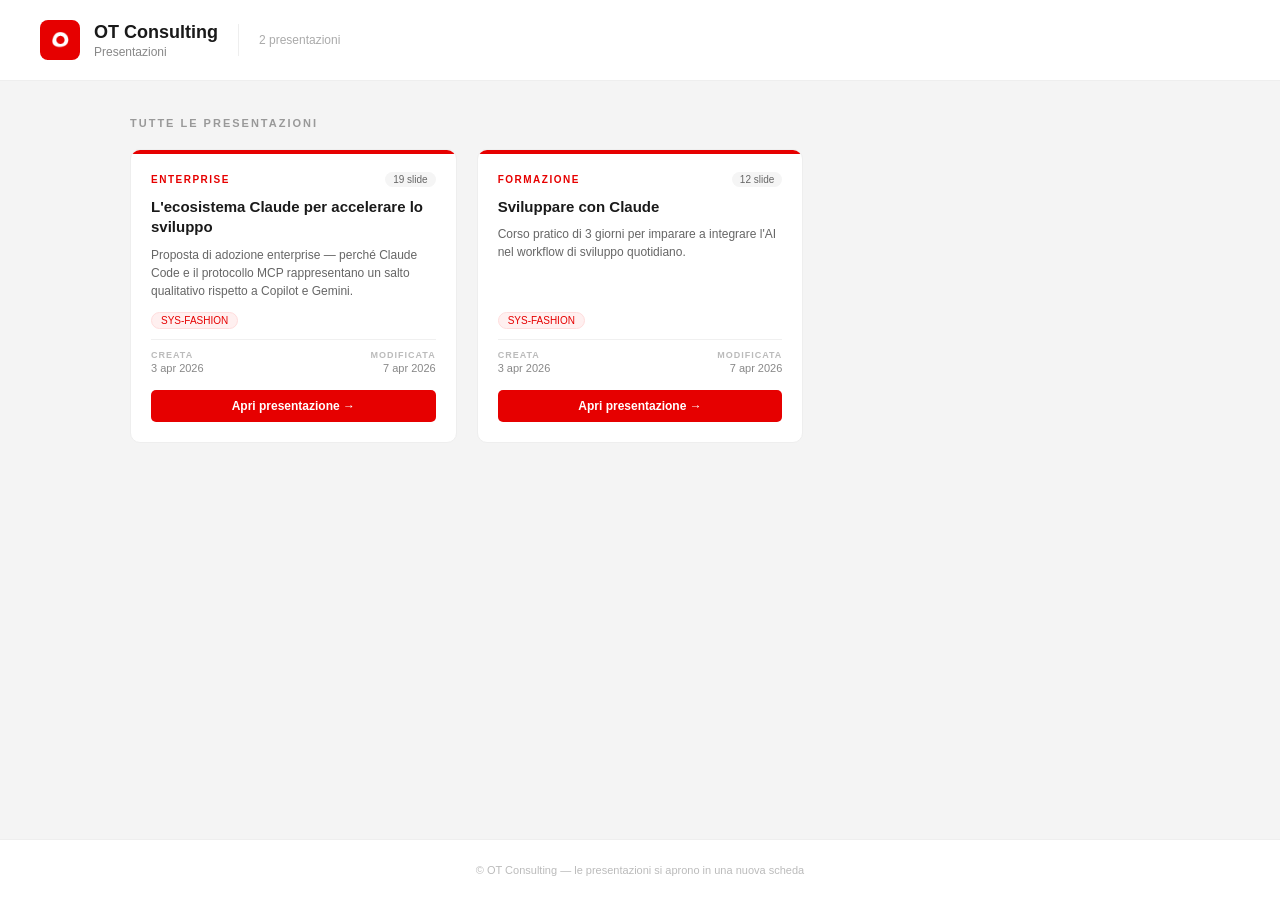
<file: index.html>
<!DOCTYPE html>
<html lang="it">
<head>
<meta charset="UTF-8">
<meta name="viewport" content="width=device-width, initial-scale=1.0">
<title>OT Consulting — Presentazioni</title>
<style>
  * { box-sizing: border-box; margin: 0; padding: 0; }

  body {
    font-family: -apple-system, BlinkMacSystemFont, 'Segoe UI', sans-serif;
    background: #f4f4f4;
    color: #1a1a1a;
    min-height: 100vh;
    display: flex;
    flex-direction: column;
  }

  /* HEADER */
  .launcher-header {
    background: #fff;
    border-bottom: 1px solid #eee;
    padding: 20px 40px;
    display: flex;
    align-items: center;
    gap: 14px;
    position: sticky;
    top: 0;
    z-index: 10;
  }
  .ot-logo-mark {
    width: 40px; height: 40px;
    background: #E60000;
    border-radius: 8px;
    display: flex; align-items: center; justify-content: center;
    flex-shrink: 0;
  }
  .header-text h1 { font-size: 18px; font-weight: 700; color: #1a1a1a; }
  .header-text p { font-size: 12px; color: #888; margin-top: 2px; }
  .header-divider { width: 1px; height: 32px; background: #eee; margin: 0 6px; }
  .header-count { font-size: 12px; color: #aaa; }

  /* MAIN */
  .launcher-main {
    padding: 36px 40px;
    max-width: 1100px;
    margin: 0 auto;
    width: 100%;
    flex: 1;
  }

  .section-label {
    font-size: 11px; font-weight: 600; letter-spacing: 2px;
    text-transform: uppercase; color: #999; margin-bottom: 20px;
  }

  /* GRID */
  .pres-grid {
    display: grid;
    grid-template-columns: repeat(auto-fill, minmax(300px, 1fr));
    gap: 20px;
  }

  /* CARD */
  .pres-card {
    background: #fff;
    border-radius: 10px;
    border: 1px solid #eee;
    overflow: hidden;
    transition: box-shadow .2s, transform .2s;
    cursor: pointer;
    text-decoration: none;
    display: flex;
    flex-direction: column;
  }
  .pres-card:hover {
    box-shadow: 0 8px 24px rgba(0,0,0,.1);
    transform: translateY(-2px);
  }
  .card-accent { height: 4px; background: #E60000; }
  .card-body {
    padding: 18px 20px 20px;
    flex: 1;
    display: flex;
    flex-direction: column;
  }
  .card-meta-top {
    display: flex; align-items: center; justify-content: space-between;
    margin-bottom: 10px;
  }
  .card-category {
    font-size: 10px; font-weight: 700; letter-spacing: 1.5px;
    text-transform: uppercase; color: #E60000;
  }
  .card-slides {
    font-size: 10px; background: #f5f5f5; border-radius: 10px;
    padding: 2px 8px; color: #666;
  }
  .card-title {
    font-size: 15px; font-weight: 700; line-height: 1.35;
    color: #1a1a1a; margin-bottom: 8px;
  }
  .card-subtitle {
    font-size: 12px; color: #666; line-height: 1.5;
    flex: 1;
    display: -webkit-box;
    -webkit-line-clamp: 3;
    -webkit-box-orient: vertical;
    overflow: hidden;
    margin-bottom: 12px;
  }
  .card-tags { display: flex; gap: 6px; flex-wrap: wrap; margin-bottom: 10px; }
  .tag-division {
    font-size: 10px; background: #fff0f0; color: #E60000;
    border: 1px solid #fdd; border-radius: 10px; padding: 2px 9px;
  }
  .tag-author {
    font-size: 10px; background: #f5f5f5; color: #555;
    border: 1px solid #eee; border-radius: 10px; padding: 2px 9px;
  }
  .card-dates {
    display: flex; justify-content: space-between; margin-bottom: 16px;
    padding-top: 10px; border-top: 1px solid #f0f0f0;
  }
  .card-date-item { display: flex; flex-direction: column; gap: 2px; }
  .card-date-label { font-size: 9px; text-transform: uppercase; letter-spacing: 1px; color: #bbb; font-weight: 600; }
  .card-date-value { font-size: 11px; color: #888; }
  .card-date-item:last-child { text-align: right; }
  .card-cta {
    display: block; background: #E60000; color: #fff;
    border-radius: 5px; padding: 9px 16px;
    font-size: 12px; font-weight: 600; text-align: center;
    margin-top: auto;
  }

  /* ERROR */
  .error-msg {
    text-align: center; padding: 60px 20px; color: #888;
  }
  .error-msg strong { display: block; font-size: 16px; color: #555; margin-bottom: 8px; }

  /* FOOTER */
  .launcher-footer {
    text-align: center; padding: 24px;
    font-size: 11px; color: #bbb;
    border-top: 1px solid #eee; background: #fff;
  }
</style>
</head>
<body>

<header class="launcher-header">
  <div class="ot-logo-mark">
    <img src="shared/assets/OT.png" alt="OT" style="width:26px;height:26px;object-fit:contain;filter:brightness(0) invert(1)">
  </div>
  <div class="header-text">
    <h1>OT Consulting</h1>
    <p>Presentazioni</p>
  </div>
  <div class="header-divider"></div>
  <span class="header-count" id="pres-count"></span>
</header>

<main class="launcher-main">
  <div class="section-label">Tutte le presentazioni</div>
  <div class="pres-grid" id="pres-grid"></div>
</main>

<footer class="launcher-footer">
  &copy; OT Consulting &mdash; le presentazioni si aprono in una nuova scheda
</footer>

<script>
  const MONTHS = ['gen','feb','mar','apr','mag','giu','lug','ago','set','ott','nov','dic'];

  function formatDate(iso) {
    if (!iso) return '—';
    const [y, m, d] = iso.split('-');
    return `${parseInt(d)} ${MONTHS[parseInt(m) - 1]} ${y}`;
  }

  function renderCard(p) {
    const tags = `<span class="tag-division">${p.division}</span>`;

    return `
      <a class="pres-card" href="${p.folder}/" target="_blank" rel="noopener">
        <div class="card-accent"></div>
        <div class="card-body">
          <div class="card-meta-top">
            <span class="card-category">${p.category}</span>
            <span class="card-slides">${p.slideCount} slide</span>
          </div>
          <div class="card-title">${p.title}</div>
          <div class="card-subtitle">${p.subtitle}</div>
          <div class="card-tags">${tags}</div>
          <div class="card-dates">
            <div class="card-date-item">
              <span class="card-date-label">Creata</span>
              <span class="card-date-value">${formatDate(p.createdAt)}</span>
            </div>
            <div class="card-date-item">
              <span class="card-date-label">Modificata</span>
              <span class="card-date-value">${formatDate(p.updatedAt)}</span>
            </div>
          </div>
          <div class="card-cta">Apri presentazione &rarr;</div>
        </div>
      </a>`;
  }

  fetch('./presentations.json')
    .then(r => r.json())
    .then(data => {
      document.getElementById('pres-count').textContent = `${data.length} presentazion${data.length === 1 ? 'e' : 'i'}`;
      document.getElementById('pres-grid').innerHTML = data.map(renderCard).join('');
    })
    .catch(() => {
      document.getElementById('pres-grid').innerHTML =
        '<div class="error-msg"><strong>Impossibile caricare presentations.json</strong>Avvia il server con <code>bash launch.sh</code></div>';
    });
</script>
</body>
</html>
</file>
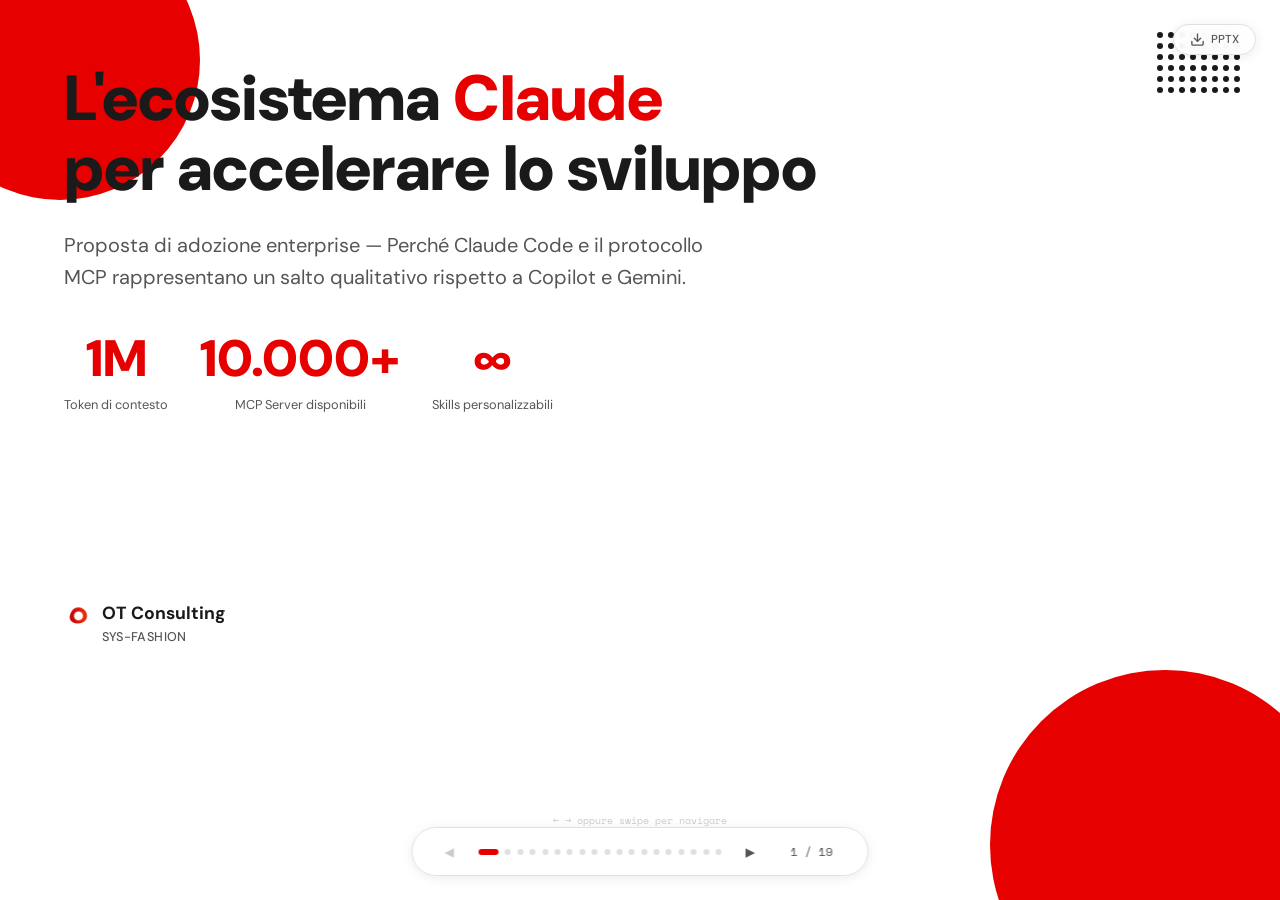
<file: presentazioni/claude-for-ot/index.html>
<!DOCTYPE html>
<html lang="it">

<head>
  <meta charset="UTF-8">
  <meta name="viewport" content="width=device-width, initial-scale=1.0">
  <title>Claude Ecosystem — OT Consulting</title>
  <link
    href="https://fonts.googleapis.com/css2?family=DM+Sans:ital,wght@0,400;0,500;0,700;0,900;1,400;1,500&family=Space+Mono:wght@400;700&display=swap"
    rel="stylesheet">
  <link rel="stylesheet" href="../../shared/style.css">
  <link rel="stylesheet" href="../../themes/standard/v1/theme.css">
  <link rel="stylesheet" href="style.css">
</head>

<body>

  <div class="progress" id="progress"></div>

  <div class="deck deck-ot" id="deck">

    <!-- SLIDE 0: COVER -->
    <div class="slide active" data-slide="0" style="align-items:flex-start;justify-content:center;padding:4rem">
      <div class="cover-deco-tl"></div>
      <div class="cover-deco-br"></div>
      <div class="cover-dot-grid">
        <span></span><span></span><span></span><span></span><span></span><span></span><span></span><span></span>
        <span></span><span></span><span></span><span></span><span></span><span></span><span></span><span></span>
        <span></span><span></span><span></span><span></span><span></span><span></span><span></span><span></span>
        <span></span><span></span><span></span><span></span><span></span><span></span><span></span><span></span>
        <span></span><span></span><span></span><span></span><span></span><span></span><span></span><span></span>
        <span></span><span></span><span></span><span></span><span></span><span></span><span></span><span></span>
      </div>
      <h1 class="hero-title anim d1">
        L'ecosistema <span class="highlight">Claude</span><br>per accelerare lo sviluppo
      </h1>
      <p class="subtitle anim d2">
        Proposta di adozione enterprise — Perché Claude Code e il protocollo MCP rappresentano un salto qualitativo
        rispetto a Copilot e Gemini.
      </p>
      <div class="metrics anim d3" style="justify-content:flex-start;margin-top:2rem">
        <div class="metric">
          <div class="value">1M</div>
          <div class="label">Token di contesto</div>
        </div>
        <div class="metric">
          <div class="value">10.000+</div>
          <div class="label">MCP Server disponibili</div>
        </div>
        <div class="metric">
          <div class="value">&infin;</div>
          <div class="label">Skills personalizzabili</div>
        </div>
      </div>
      <div class="logo-bar anim d4">
        <div class="ot-mark"><img src="../../shared/assets/OT.png" alt="OT"></div>
        <div class="ot-company">OT Consulting<br><small class="ot-division">SYS-FASHION</small></div>
      </div>
    </div>

    <!-- SLIDE 1: AMBASSADORS -->
    <div class="slide content-slide" data-slide="1">
      <h2 class="slide-title anim d1">Il team che guida l'adozione</h2>
      <p class="section-desc anim d2">Gli Ambassador interni che hanno testato Claude Code in produzione e promuovono
        l'integrazione a livello aziendale in <strong>OT Consulting</strong>.</p>
      <div class="ambassadors anim d3">
        <div class="ambassador">
          <div class="avatar">
            <img class="avatar-inner" src="../../shared/assets/foto/gianlucaricaldone.png" alt="GR">
          </div>
          <div class="ch-name">Ricaldone Gianluca</div>
          <div class="ch-role">gianluca.ricaldone@otconsulting.com</div>
          <div class="ch-badge">AI Ambassador</div>
        </div>
        <div class="ambassador">
          <div class="avatar">
            <img class="avatar-inner" src="../../shared/assets/foto/leonardotorella.webp" alt="LT">
          </div>
          <div class="ch-name">Torella Leonardo</div>
          <div class="ch-role">leonardo.torella@otconsulting.com</div>
          <div class="ch-badge">AI Ambassador</div>
        </div>
        <div class="ambassador">
          <div class="avatar">
            <img class="avatar-inner" src="../../shared/assets/foto/cristianleonardi.webp" alt="CL">
          </div>
          <div class="ch-name">Cristian Leonardi</div>
          <div class="ch-role">cristian.leonardi@otconsulting.com</div>
          <div class="ch-badge">AI Ambassador</div>
        </div>
      </div>
      <div class="slide-footer">
        <span class="copyright">&copy;OT Consulting. All rights reserved</span>
        <div class="ot-logo">
          <div class="ot-circle"><img src="../../shared/assets/OT.png" alt="OT"></div><span class="ot-name">OT Consulting<br><small class="ot-division">SYS-FASHION</small></span>
        </div>
      </div>
    </div>

    <!-- SLIDE 2: IL PROBLEMA -->
    <div class="slide content-slide" data-slide="2">
      <h2 class="slide-title anim d1">Una giornata tipo senza il tool giusto</h2>
      <p class="section-desc anim d2">Tre scenari reali in cui gli strumenti attuali rallentano il team.</p>
      <div class="card-grid anim d3" style="grid-template-columns:1fr;max-width:68.75rem">
        <div class="card" style="display:grid;grid-template-columns:auto 1fr;gap:1.25rem;align-items:start">
          <div>
            <div class="icon red" style="width:2.5rem;height:2.5rem;font-size:1.1rem"><svg width="20" height="20"
                viewBox="0 0 24 24" fill="none" stroke="currentColor" stroke-width="2" stroke-linecap="round"
                stroke-linejoin="round">
                <path d="M17.94 17.94A10.07 10.07 0 0 1 12 20c-7 0-11-8-11-8a18.45 18.45 0 0 1 5.06-5.94" />
                <path d="M9.9 4.24A9.12 9.12 0 0 1 12 4c7 0 11 8 11 8a18.5 18.5 0 0 1-2.16 3.19" />
                <line x1="1" y1="1" x2="23" y2="23" />
              </svg></div>
            <div
              style="font-family:'Space Mono',monospace;font-size:1.8rem;font-weight:900;color:var(--accent);margin-top:.4rem">
              ~8x</div>
            <div style="font-size:.65rem;color:var(--muted);line-height:1.3">meno contesto<br>(modello default)</div>
          </div>
          <div>
            <h3>Il dev chiede "dove viene validato il pagamento?"</h3>
            <p><strong>Con Copilot:</strong> contesto 128K token (modello default GPT-4.1; alcuni modelli opzionali
              arrivano a 200K), ricerca a snippet indicizzati. Il tool trova frammenti ma non capisce il flusso
              end-to-end. Il dev deve navigare manualmente 15 file per ricostruire la catena.</p>
            <p style="margin-top:.3rem"><strong>Con Claude Code:</strong> 1M di contesto continuo. Analizza l'intero
              codebase, segue le dipendenze e risponde con il flusso completo in secondi.</p>
          </div>
        </div>
        <div class="card" style="display:grid;grid-template-columns:auto 1fr;gap:1.25rem;align-items:start">
          <div>
            <div class="icon red" style="width:2.5rem;height:2.5rem;font-size:1.1rem"><svg width="20" height="20"
                viewBox="0 0 24 24" fill="none" stroke="currentColor" stroke-width="2" stroke-linecap="round"
                stroke-linejoin="round">
                <path d="M18.84 12.25l1.72-1.71a5 5 0 0 0-7.07-7.07l-1.72 1.71" />
                <path d="M5.16 11.75l-1.72 1.71a5 5 0 0 0 7.07 7.07l1.72-1.71" />
                <line x1="8" y1="2" x2="8" y2="5" />
                <line x1="2" y1="8" x2="5" y2="8" />
                <line x1="16" y1="19" x2="16" y2="22" />
                <line x1="19" y1="16" x2="22" y2="16" />
              </svg></div>
            <div
              style="font-family:'Space Mono',monospace;font-size:1.8rem;font-weight:900;color:var(--accent);margin-top:.4rem">
              4</div>
            <div style="font-size:.65rem;color:var(--muted);line-height:1.3">tool aperti<br>in parallelo</div>
          </div>
          <div>
            <h3>Arriva un bug critico in produzione</h3>
            <p><strong>Oggi:</strong> apri Splunk per i log, Jira per il ticket, GitHub per il codice, Slack per
              avvisare il team. Copilot e Gemini supportano MCP dal 2025, ma solo in IDE — non orchestrano il flusso.
            </p>
            <p style="margin-top:.3rem"><strong>Con Claude Code:</strong> un unico comando nel terminale interroga
              Splunk, legge il codice, crea il fix, apre la PR e aggiorna il ticket Jira. Tutto via MCP nativo.</p>
          </div>
        </div>
        <div class="card" style="display:grid;grid-template-columns:auto 1fr;gap:1.25rem;align-items:start">
          <div>
            <div class="icon red" style="width:2.5rem;height:2.5rem;font-size:1.1rem"><svg width="20" height="20"
                viewBox="0 0 24 24" fill="none" stroke="currentColor" stroke-width="2" stroke-linecap="round"
                stroke-linejoin="round">
                <path d="M16 4h2a2 2 0 0 1 2 2v14a2 2 0 0 1-2 2H6a2 2 0 0 1-2-2V6a2 2 0 0 1 2-2h2" />
                <rect x="8" y="2" width="8" height="4" rx="1" ry="1" />
                <line x1="10" y1="12" x2="14" y2="16" />
                <line x1="14" y1="12" x2="10" y2="16" />
              </svg></div>
            <div
              style="font-family:'Space Mono',monospace;font-size:1.8rem;font-weight:900;color:var(--accent);margin-top:.4rem">
              1</div>
            <div style="font-size:.65rem;color:var(--muted);line-height:1.3">livello di config<br>vs 4 in Claude</div>
          </div>
          <div>
            <h3>Un nuovo dev entra nel progetto</h3>
            <p><strong>Oggi:</strong> Copilot ha <code>copilot-instructions.md</code>, Gemini ha
              <code>styleguide.md</code> — file statici senza gerarchia. Ogni dev puo' ignorarli o sovrascriverli.</p>
            <p style="margin-top:.3rem"><strong>Con Claude Code:</strong> CLAUDE.md a 4 livelli (Enterprise → User →
              Project → Local) + Skills componibili. Le policy aziendali hanno sempre priorita' — impossibile
              bypassarle.</p>
          </div>
        </div>
      </div>
      <div class="slide-footer">
        <span class="copyright">&copy;OT Consulting. All rights reserved</span>
        <div class="ot-logo">
          <div class="ot-circle"><img src="../../shared/assets/OT.png" alt="OT"></div><span class="ot-name">OT Consulting<br><small class="ot-division">SYS-FASHION</small></span>
        </div>
      </div>
    </div>

    <!-- SLIDE 3: ECOSYSTEM -->
    <div class="slide content-slide" data-slide="3">
      <h2 class="slide-title anim d1">Claude: un sistema integrato</h2>
      <p class="section-desc anim d2">Claude Code è un assistente agentico a riga di comando con accesso completo al
        codebase, capacità di eseguire comandi, e un protocollo aperto per connettersi a qualsiasi tool aziendale.</p>
      <div class="flow anim d3" style="justify-content:flex-start">
        <div class="flow-node">
          <div class="fn-icon"><svg width="24" height="24" viewBox="0 0 24 24" fill="none" stroke="currentColor"
              stroke-width="2" stroke-linecap="round" stroke-linejoin="round">
              <polyline points="4 17 10 11 4 5" />
              <line x1="12" y1="19" x2="20" y2="19" />
            </svg></div>
          <div class="fn-label">Claude Code</div>
          <div class="fn-sub">CLI agentico nel terminale</div>
        </div>
        <div class="flow-arrow">&#x27F6;</div>
        <div class="flow-node">
          <div class="fn-icon"><svg width="24" height="24" viewBox="0 0 24 24" fill="none" stroke="currentColor"
              stroke-width="2" stroke-linecap="round" stroke-linejoin="round">
              <path d="M10 13a5 5 0 0 0 7.54.54l3-3a5 5 0 0 0-7.07-7.07l-1.72 1.71" />
              <path d="M14 11a5 5 0 0 0-7.54-.54l-3 3a5 5 0 0 0 7.07 7.07l1.71-1.71" />
            </svg></div>
          <div class="fn-label">MCP Protocol</div>
          <div class="fn-sub">Connessione a 10.000+ tool</div>
        </div>
        <div class="flow-arrow">&#x27F6;</div>
        <div class="flow-node">
          <div class="fn-icon"><svg width="24" height="24" viewBox="0 0 24 24" fill="none" stroke="currentColor"
              stroke-width="2" stroke-linecap="round" stroke-linejoin="round">
              <polygon points="12 2 2 7 12 12 22 7 12 2" />
              <polyline points="2 17 12 22 22 17" />
              <polyline points="2 12 12 17 22 12" />
            </svg></div>
          <div class="fn-label">Skills</div>
          <div class="fn-sub">Standard codificati</div>
        </div>
        <div class="flow-arrow">&#x27F6;</div>
        <div class="flow-node">
          <div class="fn-icon"><svg width="24" height="24" viewBox="0 0 24 24" fill="none" stroke="currentColor"
              stroke-width="2" stroke-linecap="round" stroke-linejoin="round">
              <path d="M14 2H6a2 2 0 0 0-2 2v16a2 2 0 0 0 2 2h12a2 2 0 0 0 2-2V8z" />
              <polyline points="14 2 14 8 20 8" />
              <line x1="16" y1="13" x2="8" y2="13" />
              <line x1="16" y1="17" x2="8" y2="17" />
              <polyline points="10 9 9 9 8 9" />
            </svg></div>
          <div class="fn-label">CLAUDE.md</div>
          <div class="fn-sub">Cervello del progetto</div>
        </div>
      </div>
      <div class="card-grid anim d4" style="margin-top:1.5rem">
        <div class="card">
          <div class="icon orange"><svg width="18" height="18" viewBox="0 0 24 24" fill="none" stroke="currentColor"
              stroke-width="2" stroke-linecap="round" stroke-linejoin="round">
              <polygon points="13 2 3 14 12 14 11 22 21 10 12 10 13 2" />
            </svg></div>
          <h3>Agentic, non passivo</h3>
          <p>Legge il codebase, esegue test, crea branch, fa commit. Non si limita a suggerire — agisce.</p>
        </div>
        <div class="card">
          <div class="icon blue"><svg width="18" height="18" viewBox="0 0 24 24" fill="none" stroke="currentColor"
              stroke-width="2" stroke-linecap="round" stroke-linejoin="round">
              <circle cx="12" cy="12" r="10" />
              <line x1="2" y1="12" x2="22" y2="12" />
              <path d="M12 2a15.3 15.3 0 0 1 4 10 15.3 15.3 0 0 1-4 10 15.3 15.3 0 0 1-4-10 15.3 15.3 0 0 1 4-10z" />
            </svg></div>
          <h3>Open Standard</h3>
          <p>MCP è un protocollo aperto (come USB-C per l'AI): qualsiasi tool può connettersi, senza vendor lock-in.</p>
        </div>
        <div class="card">
          <div class="icon green"><svg width="18" height="18" viewBox="0 0 24 24" fill="none" stroke="currentColor"
              stroke-width="2" stroke-linecap="round" stroke-linejoin="round">
              <line x1="4" y1="21" x2="4" y2="14" />
              <line x1="4" y1="10" x2="4" y2="3" />
              <line x1="12" y1="21" x2="12" y2="12" />
              <line x1="12" y1="8" x2="12" y2="3" />
              <line x1="20" y1="21" x2="20" y2="16" />
              <line x1="20" y1="12" x2="20" y2="3" />
              <line x1="1" y1="14" x2="7" y2="14" />
              <line x1="9" y1="8" x2="15" y2="8" />
              <line x1="17" y1="16" x2="23" y2="16" />
            </svg></div>
          <h3>Multi-scope config</h3>
          <p>4 livelli: Managed (enterprise), User, Project e Local. Le policy aziendali hanno sempre priorità.
            Condivisibili via version control.</p>
        </div>
      </div>
      <div class="bench-note anim d5">Fonti: <a href="https://code.claude.com/docs/en/mcp" style="color:var(--accent)"
          target="_blank" rel="noopener">Claude Code MCP</a> · <a href="https://claude.com/blog/1m-context-ga"
          style="color:var(--accent)" target="_blank" rel="noopener">1M context GA</a> · <a
          href="https://code.claude.com/docs/en/settings" style="color:var(--accent)" target="_blank"
          rel="noopener">Settings (4 livelli)</a></div>
      <div class="slide-footer">
        <span class="copyright">&copy;OT Consulting. All rights reserved</span>
        <div class="ot-logo">
          <div class="ot-circle"><img src="../../shared/assets/OT.png" alt="OT"></div><span class="ot-name">OT Consulting<br><small class="ot-division">SYS-FASHION</small></span>
        </div>
      </div>
    </div>

    <!-- SLIDE 4: MCP ECOSYSTEM -->
    <div class="slide content-slide" data-slide="4">
      <h2 class="slide-title anim d1">Un protocollo. Migliaia di integrazioni.</h2>
      <p class="section-desc anim d2">MCP è stato creato da Anthropic nel Nov 2024, adottato da OpenAI (Mar 2025) e
        Google (commitment Apr 2025, deployment produzione Ott–Dic 2025), e donato all'Agentic AI Foundation sotto la
        Linux Foundation (Dic 2025). A Marzo 2026,
        l'ecosistema conta oltre 10.000 server.</p>
      <div class="metrics anim d2" style="margin-top:1rem;justify-content:flex-start">
        <div class="metric">
          <div class="value">10.000+</div>
          <div class="label">MCP Server registrati *</div>
        </div>
        <div class="metric">
          <div class="value">97M</div>
          <div class="label">Download SDK mensili *</div>
        </div>
      </div>
      <div class="bench-note" style="margin-top:.5rem">* Fonti: <a href="https://www.pulsemcp.com/servers"
          style="color:var(--accent)" target="_blank" rel="noopener">pulsemcp.com</a>, <a
          href="https://www.mcpevals.io/blog/mcp-statistics" style="color:var(--accent)" target="_blank"
          rel="noopener">mcpevals.io</a>, <a
          href="https://www.anthropic.com/news/donating-the-model-context-protocol-and-establishing-of-the-agentic-ai-foundation"
          style="color:var(--accent)" target="_blank" rel="noopener">anthropic.com</a></div>
      <div class="card-grid anim d3"
        style="grid-template-columns:repeat(auto-fit,minmax(9.375rem,1fr));max-width:68.75rem;margin-top:1rem">
        <div class="card" style="padding:1rem;text-align:center">
          <div style="margin-bottom:.4rem"><img src="../../shared/logo/atlassian.svg" alt="Atlassian"
              style="width:1.8rem;height:1.8rem"></div>
          <h3 style="font-size:.85rem">Atlassian</h3>
          <p style="font-size:.72rem">Jira · Confluence · Compass</p>
        </div>
        <div class="card" style="padding:1rem;text-align:center">
          <div style="margin-bottom:.4rem"><img src="../../shared/logo/splunk.svg" alt="Splunk" style="width:1.8rem;height:1.8rem">
          </div>
          <h3 style="font-size:.85rem">Splunk</h3>
          <p style="font-size:.72rem">Search · Index · KV Store</p>
        </div>
        <div class="card" style="padding:1rem;text-align:center">
          <div style="margin-bottom:.4rem"><img src="../../shared/logo/github.svg" alt="GitHub" style="width:1.8rem;height:1.8rem">
          </div>
          <h3 style="font-size:.85rem">GitHub</h3>
          <p style="font-size:.72rem">Repos · Issues · PR · Actions</p>
        </div>
        <div class="card" style="padding:1rem;text-align:center">
          <div style="margin-bottom:.4rem"><img src="../../shared/logo/slack.svg" alt="Slack" style="width:1.8rem;height:1.8rem">
          </div>
          <h3 style="font-size:.85rem">Slack</h3>
          <p style="font-size:.72rem">Messaggi · Canali · Search</p>
        </div>
        <div class="card" style="padding:1rem;text-align:center">
          <div style="margin-bottom:.4rem"><img src="../../shared/logo/postgresql.svg" alt="PostgreSQL"
              style="width:1.8rem;height:1.8rem"></div>
          <h3 style="font-size:.85rem">PostgreSQL</h3>
          <p style="font-size:.72rem">Query · Schema · Migration</p>
        </div>
        <div class="card" style="padding:1rem;text-align:center">
          <div style="margin-bottom:.4rem"><img src="../../shared/logo/aws.svg" alt="AWS" style="width:1.8rem;height:1.8rem"></div>
          <h3 style="font-size:.85rem">AWS</h3>
          <p style="font-size:.72rem">ECS · EKS · Serverless</p>
        </div>
        <div class="card" style="padding:1rem;text-align:center">
          <div style="margin-bottom:.4rem"><img src="../../shared/logo/salesforce.svg" alt="Salesforce"
              style="width:1.8rem;height:1.8rem"></div>
          <h3 style="font-size:.85rem">Salesforce</h3>
          <p style="font-size:.72rem">CRM · Leads · Pipeline</p>
        </div>
        <div class="card" style="padding:1rem;text-align:center">
          <div style="margin-bottom:.4rem"><img src="../../shared/logo/figma.svg" alt="Figma" style="width:1.8rem;height:1.8rem">
          </div>
          <h3 style="font-size:.85rem">Figma</h3>
          <p style="font-size:.72rem">Design · Components · Inspect</p>
        </div>
        <div class="card" style="padding:1rem;text-align:center">
          <div style="margin-bottom:.4rem"><img src="../../shared/logo/playwright.svg" alt="Playwright"
              style="width:1.8rem;height:1.8rem"></div>
          <h3 style="font-size:.85rem">Playwright</h3>
          <p style="font-size:.72rem">Browser · Test · Scraping</p>
        </div>
        <div class="card" style="padding:1rem;text-align:center">
          <div style="margin-bottom:.4rem"><img src="../../shared/logo/notion.svg" alt="Notion" style="width:1.8rem;height:1.8rem">
          </div>
          <h3 style="font-size:.85rem">Notion</h3>
          <p style="font-size:.72rem">Pages · Database · Wiki</p>
        </div>
        <div class="card" style="padding:1rem;text-align:center">
          <div style="margin-bottom:.4rem"><img src="../../shared/logo/terraform.svg" alt="Terraform"
              style="width:1.8rem;height:1.8rem"></div>
          <h3 style="font-size:.85rem">Terraform</h3>
          <p style="font-size:.72rem">IaC · Plan · Apply · State</p>
        </div>
        <div class="card" style="padding:1rem;text-align:center">
          <div style="margin-bottom:.4rem"><img src="../../shared/logo/gmail.svg" alt="Gmail" style="width:1.8rem;height:1.8rem">
          </div>
          <h3 style="font-size:.85rem">Gmail / GCal</h3>
          <p style="font-size:.72rem">Email · Calendar · Drive</p>
        </div>
      </div>
      <div class="bench-note anim d4">
        Atlassian e Splunk sono già nel vostro stack. L'integrazione richiede un singolo comando CLI.<br>
        L'ecosistema include anche: Stripe, HubSpot, Zapier, Datadog, Sentry, MongoDB, Redis, Docker, Kubernetes, e
        centinaia di altri.<br>
        Fonti timeline: <a
          href="https://www.anthropic.com/news/donating-the-model-context-protocol-and-establishing-of-the-agentic-ai-foundation"
          style="color:var(--accent)" target="_blank" rel="noopener">Anthropic (AAIF)</a> · <a
          href="https://en.wikipedia.org/wiki/Model_Context_Protocol" style="color:var(--accent)" target="_blank"
          rel="noopener">Wikipedia MCP</a>
      </div>
      <div class="slide-footer">
        <span class="copyright">&copy;OT Consulting. All rights reserved</span>
        <div class="ot-logo">
          <div class="ot-circle"><img src="../../shared/assets/OT.png" alt="OT"></div><span class="ot-name">OT Consulting<br><small class="ot-division">SYS-FASHION</small></span>
        </div>
      </div>
    </div>

    <!-- SLIDE 5: BENCHMARKS
    <div class="slide content-slide" data-slide="5">
      <h2 class="slide-title anim d1">I modelli sono &ldquo;quasi&rdquo; alla pari. L'ecosistema fa la differenza.</h2>
      <p class="section-desc anim d2">I top model sono entro 1-2 punti sui benchmark principali. Il vero differenziale
        non è il punteggio del modello — è il tooling agentico, l'integrazione enterprise e il costo per task.</p>
      <div class="bench-table anim d3">
        <div class="brow bheader">
          <div class="bcell">Modello / Agente</div>
          <div class="bcell">SWE-bench Verified</div>
          <div class="bcell">VibeCodeBench</div>
          <div class="bcell">Terminal-Bench</div>
          <div class="bcell">Contesto</div>
          <div class="bcell">Costo /M tok</div>
        </div>
        <div class="brow" style="background:rgba(230,0,0,.04);border-left:3px solid var(--accent)">
          <div class="bcell bname" style="color:var(--accent)">Claude Code (agente)</div>
          <div class="bcell"><span class="bval gold">80.9%</span></div>
          <div class="bcell"><span class="bval normal">—</span></div>
          <div class="bcell"><span class="bval normal">—</span></div>
          <div class="bcell"><span class="bval gold">1M</span></div>
          <div class="bcell"><span class="bval normal">MCP + Skills</span></div>
        </div>
        <div class="brow">
          <div class="bcell bname">Claude Opus 4.6</div>
          <div class="bcell"><span class="bval gold">80.8%</span></div>
          <div class="bcell"><span class="bval silver">57.6%</span></div>
          <div class="bcell"><span class="bval silver">69.9%</span></div>
          <div class="bcell"><span class="bval gold">1M</span></div>
          <div class="bcell"><span class="bval bronze">€4,21 / €21</span></div>
        </div>
        <div class="brow">
          <div class="bcell bname">Claude Sonnet 4.6</div>
          <div class="bcell"><span class="bval silver">79.6%</span></div>
          <div class="bcell"><span class="bval normal">~51%</span></div>
          <div class="bcell"><span class="bval normal">~62%</span></div>
          <div class="bcell"><span class="bval gold">1M</span></div>
          <div class="bcell"><span class="bval silver">€2,52 / €12,6</span></div>
        </div>
        <div class="brow">
          <div class="bcell bname">GPT-5.4</div>
          <div class="bcell"><span class="bval bronze">~75%</span></div>
          <div class="bcell"><span class="bval gold">67.4%</span></div>
          <div class="bcell"><span class="bval gold">75.1%</span></div>
          <div class="bcell"><span class="bval silver">1M (Codex)</span></div>
          <div class="bcell"><span class="bval silver">€2,10 / €12,6</span></div>
        </div>
        <div class="brow">
          <div class="bcell bname">Gemini 3.1 Pro</div>
          <div class="bcell"><span class="bval silver">80.6%</span></div>
          <div class="bcell"><span class="bval normal">N/D</span></div>
          <div class="bcell"><span class="bval silver">68.5%</span></div>
          <div class="bcell"><span class="bval gold">1M</span></div>
          <div class="bcell"><span class="bval silver">€1,68 / €10,1</span></div>
        </div>
        <div class="brow">
          <div class="bcell bname">DeepSeek V3.2</div>
          <div class="bcell"><span class="bval bronze">~73%</span></div>
          <div class="bcell"><span class="bval bronze">~42%</span></div>
          <div class="bcell"><span class="bval bronze">~55%</span></div>
          <div class="bcell"><span class="bval bronze">128K</span></div>
          <div class="bcell"><span class="bval gold">€0,25 / €1,01</span></div>
        </div>
      </div>
      <div class="bench-note anim d4">
        <strong>Lettura chiave:</strong> il tooling conta più del punteggio raw del modello. Nessun competitor offre MCP
        nativo + Skills + CLAUDE.md + config enterprise a 4 livelli.<br>
        Fonti: <a href="https://www.swebench.com" style="color:var(--accent)" target="_blank" rel="noopener">swebench.com</a> ·
        <a href="https://valsai.com" style="color:var(--accent)" target="_blank" rel="noopener">valsai.com</a> ·
        <a href="https://morphllm.com" style="color:var(--accent)" target="_blank" rel="noopener">morphllm.com</a>
      </div>
      <div class="slide-footer">
        <span class="copyright">&copy;OT Consulting. All rights reserved</span>
        <div class="ot-logo">
          <div class="ot-circle"><img src="../../shared/assets/OT.png" alt="OT"></div><span class="ot-name">OT Consulting<br><small class="ot-division">SYS-FASHION</small></span>
        </div>
      </div>
    </div>
    END SLIDE 5 BENCHMARKS -->

    <!-- SLIDE 6: ATLASSIAN -->
    <div class="slide content-slide" data-slide="6">
      <h2 class="slide-title anim d1">Jira integrato nel terminale</h2>
      <p class="section-desc anim d2">L'MCP Server ufficiale Atlassian Rovo connette Claude Code a Jira, Confluence e
        Compass. Ricerca issue, crea ticket, transiziona stati — tutto in linguaggio naturale.</p>
      <div class="slide-body anim d3">
        <div class="card-grid">
          <div class="card">
            <div class="icon blue"><svg width="18" height="18" viewBox="0 0 24 24" fill="none" stroke="currentColor"
                stroke-width="2" stroke-linecap="round" stroke-linejoin="round">
                <circle cx="11" cy="11" r="8" />
                <line x1="21" y1="21" x2="16.65" y2="16.65" />
              </svg></div>
            <h3>Query in linguaggio naturale</h3>
            <p>"Mostrami i bug critici assegnati a me nello sprint corrente" — Claude traduce in JQL e restituisce i
              risultati.</p>
          </div>
          <div class="card">
            <div class="icon green"><svg width="18" height="18" viewBox="0 0 24 24" fill="none" stroke="currentColor"
                stroke-width="2" stroke-linecap="round" stroke-linejoin="round">
                <path d="M12 20h9" />
                <path d="M16.5 3.5a2.121 2.121 0 0 1 3 3L7 19l-4 1 1-4L16.5 3.5z" />
              </svg></div>
            <h3>CRUD completo su Issue</h3>
            <p>Crea story, bug, task con tutti i campi. Aggiorna status, aggiunge commenti, assegna priorità. Tutto dal
              terminale.</p>
          </div>
          <div class="card">
            <div class="icon purple"><svg width="18" height="18" viewBox="0 0 24 24" fill="none" stroke="currentColor"
                stroke-width="2" stroke-linecap="round" stroke-linejoin="round">
                <polyline points="23 4 23 10 17 10" />
                <polyline points="1 20 1 14 7 14" />
                <path d="M3.51 9a9 9 0 0 1 14.85-3.36L23 10M1 14l4.64 4.36A9 9 0 0 0 20.49 15" />
              </svg></div>
            <h3>Workflow automation</h3>
            <p>Converti meeting notes in ticket Jira. Trasforma spec Confluence in backlog strutturati con gerarchia
              Epic.</p>
          </div>
        </div>
        <div class="code-block"><span class="cm"># Setup: un solo comando</span>
          <span class="fn">claude</span> mcp add --transport http atlassian \
          https://mcp.atlassian.com/v1/mcp

          <span class="cm"># Poi, nel terminale:</span>
          <span class="acc">"Implementa la feature descritta in JIRA-4521</span>
          <span class="acc"> e crea una PR su GitHub"</span>
          <span class="cm"># → Claude legge il ticket, scrive il codice, apre la PR</span>
        </div>
      </div>
      <div class="bench-note anim d4">Fonte: <a
          href="https://support.atlassian.com/atlassian-rovo-mcp-server/docs/getting-started-with-the-atlassian-remote-mcp-server/"
          style="color:var(--accent)" target="_blank" rel="noopener">Atlassian Rovo MCP Server — Getting Started</a>
      </div>
      <div class="slide-footer">
        <span class="copyright">&copy;OT Consulting. All rights reserved</span>
        <div class="ot-logo">
          <div class="ot-circle"><img src="../../shared/assets/OT.png" alt="OT"></div><span class="ot-name">OT Consulting<br><small class="ot-division">SYS-FASHION</small></span>
        </div>
      </div>
    </div>

    <!-- SLIDE 7: SPLUNK -->
    <div class="slide content-slide" data-slide="7">
      <h2 class="slide-title anim d1">Interroga Splunk senza scrivere SPL</h2>
      <p class="section-desc anim d2">L'MCP Server per Splunk Cloud trasforma l'istanza in una piattaforma AI-native con
        13 tool, ricerche in linguaggio naturale e rispetto dei permessi esistenti.</p>
      <div class="slide-body anim d3">
        <div class="card-grid">
          <div class="card">
            <div class="icon orange"><svg width="18" height="18" viewBox="0 0 24 24" fill="none" stroke="currentColor"
                stroke-width="2" stroke-linecap="round" stroke-linejoin="round">
                <circle cx="11" cy="11" r="8" />
                <line x1="21" y1="21" x2="16.65" y2="16.65" />
              </svg></div>
            <h3>Query Naturali</h3>
            <p>"Quanti login falliti nelle ultime 24 ore?" — Claude genera l'SPL, esegue la query, e restituisce
              un'analisi in italiano.</p>
          </div>
          <div class="card">
            <div class="icon blue"><svg width="18" height="18" viewBox="0 0 24 24" fill="none" stroke="currentColor"
                stroke-width="2" stroke-linecap="round" stroke-linejoin="round">
                <line x1="18" y1="20" x2="18" y2="10" />
                <line x1="12" y1="20" x2="12" y2="4" />
                <line x1="6" y1="20" x2="6" y2="14" />
              </svg></div>
            <h3>Index & KV Store</h3>
            <p>Gestione index, ispezione metadata, operazioni CRUD su KV Store collections. Tutto via linguaggio
              naturale.</p>
          </div>
          <div class="card">
            <div class="icon green"><svg width="18" height="18" viewBox="0 0 24 24" fill="none" stroke="currentColor"
                stroke-width="2" stroke-linecap="round" stroke-linejoin="round">
                <path d="M12 22s8-4 8-10V5l-8-3-8 3v7c0 6 8 10 8 10z" />
              </svg></div>
            <h3>Sicurezza enterprise</h3>
            <p>Rispetta autenticazione e ACL esistenti. Logging completo per audit. Nessun dato esposto fuori dal
              network aziendale.</p>
          </div>
        </div>
        <div class="code-block"><span class="cm"># Scenario reale: Threat Hunting</span>
          <span class="acc">"Analizza le attività sospette dell'ultima ora</span>
          <span class="acc"> nell'index security e correla con gli alert"</span>

          <span class="cm"># Claude:</span>
          <span class="cm"># 1. Traduce in SPL ottimizzato</span>
          <span class="cm"># 2. Esegue la query via MCP</span>
          <span class="cm"># 3. Analizza e sintetizza i risultati</span>
          <span class="cm"># 4. Propone azioni di remediation</span>
        </div>
      </div>
      <div class="bench-note anim d4">Fonte: <a
          href="https://help.splunk.com/en/splunk-cloud-platform/mcp-server-for-splunk-platform/mcp-server-tools"
          style="color:var(--accent)" target="_blank" rel="noopener">Splunk MCP Server — Tools Reference</a> (9 tool
        core + 4 AI Assistant SPL)</div>
      <div class="slide-footer">
        <span class="copyright">&copy;OT Consulting. All rights reserved</span>
        <div class="ot-logo">
          <div class="ot-circle"><img src="../../shared/assets/OT.png" alt="OT"></div><span class="ot-name">OT Consulting<br><small class="ot-division">SYS-FASHION</small></span>
        </div>
      </div>
    </div>

    <!-- SLIDE 8: GITHUB PR -->
    <div class="slide content-slide" data-slide="8">
      <h2 class="slide-title anim d1">Pull Request automatiche su GitHub</h2>
      <p class="section-desc anim d2">Claude Code si integra nativamente con GitHub: crea PR, revisiona codice con
        agenti multi-livello, e risponde a menzioni <code>@claude</code> direttamente nelle issue e PR.</p>
      <div class="slide-body anim d3">
        <div class="card-grid">
          <div class="card">
            <div class="icon green"><svg width="18" height="18" viewBox="0 0 24 24" fill="none" stroke="currentColor"
                stroke-width="2" stroke-linecap="round" stroke-linejoin="round">
                <circle cx="18" cy="18" r="3" />
                <circle cx="6" cy="6" r="3" />
                <path d="M13 6h3a2 2 0 0 1 2 2v7" />
                <line x1="6" y1="9" x2="6" y2="21" />
              </svg></div>
            <h3>PR da conversazione</h3>
            <p>"Implementa la feature JIRA-123 e apri una PR" — Claude scrive il codice, crea il branch, e apre la Pull
              Request con descrizione strutturata.</p>
          </div>
          <div class="card">
            <div class="icon purple"><svg width="18" height="18" viewBox="0 0 24 24" fill="none" stroke="currentColor"
                stroke-width="2" stroke-linecap="round" stroke-linejoin="round">
                <polyline points="16 18 22 12 16 6" />
                <polyline points="8 6 2 12 8 18" />
              </svg></div>
            <h3>Code Review multi-agente</h3>
            <p>Una flotta di agenti specializzati analizza le modifiche nel contesto dell'intero codebase. Trova bug,
              vulnerabilità e regressioni con severity tagging.</p>
          </div>
          <div class="card">
            <div class="icon blue"><svg width="18" height="18" viewBox="0 0 24 24" fill="none" stroke="currentColor"
                stroke-width="2" stroke-linecap="round" stroke-linejoin="round">
                <circle cx="12" cy="12" r="4" />
                <path d="M16 8v5a3 3 0 0 0 6 0v-1a10 10 0 1 0-3.92 7.94" />
              </svg></div>
            <h3>@claude nelle PR e Issue</h3>
            <p>Menziona <code>@claude</code> in qualsiasi commento GitHub per chiedere fix, implementazioni o
              spiegazioni. Rispetta le regole in CLAUDE.md.</p>
          </div>
        </div>
        <div class="code-block"><span class="cm"># Setup GitHub Action</span>
          <span class="kw">- uses:</span> anthropics/claude-code-action@v1
          <span class="kw">with:</span>
          <span class="str">anthropic_api_key</span>: ${{ secrets.ANTHROPIC_API_KEY }}

          <span class="cm"># Poi, in qualsiasi PR o Issue:</span>
          <span class="acc">@claude fix the TypeError in the dashboard</span>
          <span class="acc">@claude review this PR</span>
          <span class="cm"># → Claude analizza, implementa, commenta inline</span>
        </div>
      </div>
      <div class="bench-note anim d4">
        <strong>Disponibilità:</strong> CLI (PR creation) da piano Pro (~€17/mo). GitHub Action con API key
        (pay-per-token). Code Review multi-agente solo Team ed Enterprise.<br>
        Fonti: <a href="https://code.claude.com/docs/en/github-actions" style="color:var(--accent)" target="_blank"
          rel="noopener">GitHub Actions Docs</a> · <a href="https://code.claude.com/docs/en/code-review"
          style="color:var(--accent)" target="_blank" rel="noopener">Code Review Docs</a> · <a
          href="https://github.com/anthropics/claude-code-action" style="color:var(--accent)" target="_blank"
          rel="noopener">claude-code-action repo</a>
      </div>
      <div class="slide-footer">
        <span class="copyright">&copy;OT Consulting. All rights reserved</span>
        <div class="ot-logo">
          <div class="ot-circle"><img src="../../shared/assets/OT.png" alt="OT"></div><span class="ot-name">OT Consulting<br><small class="ot-division">SYS-FASHION</small></span>
        </div>
      </div>
    </div>

    <!-- SLIDE 9: SKILLS -->
    <div class="slide content-slide" data-slide="9">
      <h2 class="slide-title anim d1">Insegna a Claude le regole del tuo team</h2>
      <p class="section-desc anim d2">Le Skills sono moduli riutilizzabili che codificano conoscenza di dominio,
        workflow e best practice. Si attivano automaticamente quando servono, si condividono via Git.</p>
      <div class="slide-body anim d3">
        <div class="card-grid">
          <div class="card">
            <div class="icon purple"><svg width="18" height="18" viewBox="0 0 24 24" fill="none" stroke="currentColor"
                stroke-width="2" stroke-linecap="round" stroke-linejoin="round">
                <polygon points="12 2 2 7 12 12 22 7 12 2" />
                <polyline points="2 17 12 22 22 17" />
                <polyline points="2 12 12 17 22 12" />
              </svg></div>
            <h3>Struttura modulare</h3>
            <p>Ogni Skill è una directory con SKILL.md + script + template. Attivazione automatica basata sul contesto —
              nessun invoke manuale.</p>
          </div>
          <div class="card">
            <div class="icon orange"><svg width="18" height="18" viewBox="0 0 24 24" fill="none" stroke="currentColor"
                stroke-width="2" stroke-linecap="round" stroke-linejoin="round">
                <rect x="4" y="2" width="16" height="20" rx="2" ry="2" />
                <line x1="9" y1="22" x2="9" y2="18" />
                <line x1="15" y1="22" x2="15" y2="18" />
                <line x1="9" y1="6" x2="9" y2="6.01" />
                <line x1="15" y1="6" x2="15" y2="6.01" />
                <line x1="9" y1="10" x2="9" y2="10.01" />
                <line x1="15" y1="10" x2="15" y2="10.01" />
                <line x1="9" y1="14" x2="9" y2="14.01" />
                <line x1="15" y1="14" x2="15" y2="14.01" />
              </svg></div>
            <h3>Gerarchia enterprise</h3>
            <p>4 livelli: Managed → User → Project → Local. Le policy aziendali hanno sempre la priorità. Configurabili
              dal team IT centrale.</p>
          </div>
          <div class="card">
            <div class="icon green"><svg width="18" height="18" viewBox="0 0 24 24" fill="none" stroke="currentColor"
                stroke-width="2" stroke-linecap="round" stroke-linejoin="round">
                <polyline points="23 4 23 10 17 10" />
                <polyline points="1 20 1 14 7 14" />
                <path d="M3.51 9a9 9 0 0 1 14.85-3.36L23 10M1 14l4.64 4.36A9 9 0 0 0 20.49 15" />
              </svg></div>
            <h3>Versionati in Git</h3>
            <p>Le Skills vivono in <code>.claude/skills/</code> nel repo. Ogni dev ha gli stessi standard. Cambio? Un
              commit e tutti sono allineati.</p>
          </div>
        </div>
        <div class="code-block"><span class="cm"># Esempio: Skill per standard Python OT Consulting</span>
          <span class="kw">.claude/skills/ot-python-standard/</span>
          ├── <span class="str">SKILL.md</span> <span class="cm"># Regole codice, pattern, naming</span>
          ├── <span class="str">templates/</span> <span class="cm"># Boilerplate per nuovi moduli</span>
          ├── <span class="str">scripts/</span>
          │ └── <span class="str">validate.sh</span> <span class="cm"># Linting + type check automatico</span>
          └── <span class="str">examples/</span> <span class="cm"># Output di riferimento</span>

          <span class="cm"># Claude lo carica automaticamente quando lavori su .py</span>
          <span class="cm"># e applica le convenzioni OT Consulting</span>
        </div>
      </div>
      <div class="bench-note anim d4">Fonti: <a href="https://code.claude.com/docs/en/skills"
          style="color:var(--accent)" target="_blank" rel="noopener">code.claude.com/docs/skills</a> · <a
          href="https://github.com/anthropics/skills" style="color:var(--accent)" target="_blank"
          rel="noopener">github.com/anthropics/skills</a> · <a href="https://code.claude.com/docs/en/settings"
          style="color:var(--accent)" target="_blank" rel="noopener">code.claude.com/docs/settings</a></div>
      <div class="slide-footer">
        <span class="copyright">&copy;OT Consulting. All rights reserved</span>
        <div class="ot-logo">
          <div class="ot-circle"><img src="../../shared/assets/OT.png" alt="OT"></div><span class="ot-name">OT Consulting<br><small class="ot-division">SYS-FASHION</small></span>
        </div>
      </div>
    </div>

    <!-- SLIDE 10: CLAUDE.md -->
    <div class="slide content-slide" data-slide="10">
      <h2 class="slide-title anim d1">Onboarding istantaneo su ogni repository con CLAUDE.md</h2>
      <p class="section-desc anim d2">CLAUDE.md è un file alla root del progetto che insegna a Claude il WHY, WHAT e HOW
        del codebase. Come un senior engineer che conosce tutto il progetto — disponibile dal giorno 1.</p>
      <div class="card-grid anim d3">
        <div class="card">
          <div class="icon orange"><svg width="18" height="18" viewBox="0 0 24 24" fill="none" stroke="currentColor"
              stroke-width="2" stroke-linecap="round" stroke-linejoin="round">
              <circle cx="12" cy="12" r="10" />
              <polygon points="16.24 7.76 14.12 14.12 7.76 16.24 9.88 9.88 16.24 7.76" />
            </svg></div>
          <h3>WHY — Scopo del progetto</h3>
          <p>Perché esiste questo repo? Quali problemi risolve? Quali sono i vincoli di business? Claude comprende il
            contesto strategico.</p>
        </div>
        <div class="card">
          <div class="icon blue"><svg width="18" height="18" viewBox="0 0 24 24" fill="none" stroke="currentColor"
              stroke-width="2" stroke-linecap="round" stroke-linejoin="round">
              <polygon points="1 6 1 22 8 18 16 22 23 18 23 2 16 6 8 2 1 6" />
              <line x1="8" y1="2" x2="8" y2="18" />
              <line x1="16" y1="6" x2="16" y2="22" />
            </svg></div>
          <h3>WHAT — Mappa del codebase</h3>
          <p>Struttura directory, tech stack, dipendenze, architettura. Claude sa dove cercare e come navigare il
            progetto.</p>
        </div>
        <div class="card">
          <div class="icon green"><svg width="18" height="18" viewBox="0 0 24 24" fill="none" stroke="currentColor"
              stroke-width="2" stroke-linecap="round" stroke-linejoin="round">
              <path
                d="M14.7 6.3a1 1 0 0 0 0 1.4l1.6 1.6a1 1 0 0 0 1.4 0l3.77-3.77a6 6 0 0 1-7.94 7.94l-6.91 6.91a2.12 2.12 0 0 1-3-3l6.91-6.91a6 6 0 0 1 7.94-7.94l-3.76 3.76z" />
            </svg></div>
          <h3>HOW — Come lavorare</h3>
          <p>Comandi di build/test, convenzioni di naming, git workflow, deploy. Claude lavora come farebbe un membro
            del team.</p>
        </div>
      </div>
      <div class="bench-note anim d4">Fonte: <a href="https://code.claude.com/docs/en/memory"
          style="color:var(--accent)" target="_blank" rel="noopener">code.claude.com/docs/memory</a> — How Claude
        remembers your project</div>
      <div class="slide-footer">
        <span class="copyright">&copy;OT Consulting. All rights reserved</span>
        <div class="ot-logo">
          <div class="ot-circle"><img src="../../shared/assets/OT.png" alt="OT"></div><span class="ot-name">OT Consulting<br><small class="ot-division">SYS-FASHION</small></span>
        </div>
      </div>
    </div>

    <!-- SLIDE 11: ENTERPRISE WORKFLOW -->
    <div class="slide content-slide slide-dense" data-slide="11">
      <h2 class="slide-title anim d1">Il workflow Enterprise con l'ecosistema Claude</h2>
      <p class="section-desc anim d2">Dalla pianificazione alla chiusura progetto — come una società di consulenza
        enterprise gestisce l'intero ciclo di vita, incluse change request e ticketing AM, con Claude.</p>

      <div class="flow anim d3" style="margin-top:.75rem;gap:.5rem">
        <div class="flow-node" style="border-color:var(--accent);min-width:6.875rem;padding:.6rem .8rem">
          <div class="fn-icon" style="font-size:1.1rem"><svg width="18" height="18" viewBox="0 0 24 24" fill="none"
              stroke="currentColor" stroke-width="2" stroke-linecap="round" stroke-linejoin="round">
              <path d="M16 4h2a2 2 0 0 1 2 2v14a2 2 0 0 1-2 2H6a2 2 0 0 1-2-2V6a2 2 0 0 1 2-2h2" />
              <rect x="8" y="2" width="8" height="4" rx="1" ry="1" />
              <line x1="16" y1="11" x2="8" y2="11" />
              <line x1="16" y1="15" x2="8" y2="15" />
            </svg></div>
          <div class="fn-label" style="font-size:.75rem">Plan</div>
        </div>
        <div class="flow-arrow" style="font-size:1rem">&#x2192;</div>
        <div class="flow-node" style="border-color:var(--purple);min-width:6.875rem;padding:.6rem .8rem">
          <div class="fn-icon" style="font-size:1.1rem"><svg width="18" height="18" viewBox="0 0 24 24" fill="none"
              stroke="currentColor" stroke-width="2" stroke-linecap="round" stroke-linejoin="round">
              <path d="M12 19l7-7 3 3-7 7-3-3z" />
              <path d="M18 13l-1.5-7.5L2 2l3.5 14.5L13 18l5-5z" />
              <path d="M2 2l7.586 7.586" />
              <circle cx="11" cy="11" r="2" />
            </svg></div>
          <div class="fn-label" style="font-size:.75rem">Design</div>
        </div>
        <div class="flow-arrow" style="font-size:1rem">&#x2192;</div>
        <div class="flow-node" style="border-color:var(--blue);min-width:6.875rem;padding:.6rem .8rem">
          <div class="fn-icon" style="font-size:1.1rem"><svg width="18" height="18" viewBox="0 0 24 24" fill="none"
              stroke="currentColor" stroke-width="2" stroke-linecap="round" stroke-linejoin="round">
              <polyline points="16 18 22 12 16 6" />
              <polyline points="8 6 2 12 8 18" />
            </svg></div>
          <div class="fn-label" style="font-size:.75rem">Code</div>
        </div>
        <div class="flow-arrow" style="font-size:1rem">&#x2192;</div>
        <div class="flow-node" style="border-color:var(--green);min-width:6.875rem;padding:.6rem .8rem">
          <div class="fn-icon" style="font-size:1.1rem"><svg width="18" height="18" viewBox="0 0 24 24" fill="none"
              stroke="currentColor" stroke-width="2" stroke-linecap="round" stroke-linejoin="round">
              <path d="M22 11.08V12a10 10 0 1 1-5.93-9.14" />
              <polyline points="22 4 12 14.01 9 11.01" />
            </svg></div>
          <div class="fn-label" style="font-size:.75rem">Test & Review</div>
        </div>
        <div class="flow-arrow" style="font-size:1rem">&#x2192;</div>
        <div class="flow-node" style="border-color:var(--orange);min-width:6.875rem;padding:.6rem .8rem">
          <div class="fn-icon" style="font-size:1.1rem"><svg width="18" height="18" viewBox="0 0 24 24" fill="none"
              stroke="currentColor" stroke-width="2" stroke-linecap="round" stroke-linejoin="round">
              <line x1="12" y1="19" x2="12" y2="5" />
              <polyline points="5 12 12 5 19 12" />
              <line x1="5" y1="19" x2="19" y2="19" />
            </svg></div>
          <div class="fn-label" style="font-size:.75rem">Deploy</div>
        </div>
        <div class="flow-arrow" style="font-size:1rem">&#x2192;</div>
        <div class="flow-node" style="border-color:var(--muted);min-width:6.875rem;padding:.6rem .8rem">
          <div class="fn-icon" style="font-size:1.1rem"><svg width="18" height="18" viewBox="0 0 24 24" fill="none"
              stroke="currentColor" stroke-width="2" stroke-linecap="round" stroke-linejoin="round">
              <path d="M1 12s4-8 11-8 11 8 11 8-4 8-11 8-11-8-11-8z" />
              <circle cx="12" cy="12" r="3" />
            </svg></div>
          <div class="fn-label" style="font-size:.75rem">Monitor & AM</div>
        </div>
        <div class="flow-arrow" style="font-size:1rem">&#x2192;</div>
        <div class="flow-node" style="border-color:#b45309;min-width:6.875rem;padding:.6rem .8rem">
          <div class="fn-icon" style="font-size:1.1rem"><svg width="18" height="18" viewBox="0 0 24 24" fill="none"
              stroke="currentColor" stroke-width="2" stroke-linecap="round" stroke-linejoin="round">
              <polyline points="23 4 23 10 17 10" />
              <polyline points="1 20 1 14 7 14" />
              <path d="M3.51 9a9 9 0 0 1 14.85-3.36L23 10M1 14l4.64 4.36A9 9 0 0 0 20.49 15" />
            </svg></div>
          <div class="fn-label" style="font-size:.75rem">Change Req</div>
        </div>
        <div class="flow-arrow" style="font-size:1rem">&#x2192;</div>
        <div class="flow-node" style="border-color:var(--accent);min-width:6.875rem;padding:.6rem .8rem">
          <div class="fn-icon" style="font-size:1.1rem"><svg width="18" height="18" viewBox="0 0 24 24" fill="none"
              stroke="currentColor" stroke-width="2" stroke-linecap="round" stroke-linejoin="round">
              <path d="M4 15s1-1 4-1 5 2 8 2 4-1 4-1V3s-1 1-4 1-5-2-8-2-4 1-4 1z" />
              <line x1="4" y1="22" x2="4" y2="15" />
            </svg></div>
          <div class="fn-label" style="font-size:.75rem">Chiusura</div>
        </div>
      </div>

      <div class="compare workflow anim d4" style="margin-top:.75rem;max-width:100%">
        <div class="compare-row header">
          <div class="compare-cell">Fase</div>
          <div class="compare-cell">Azione</div>
          <div class="compare-cell">Strumento</div>
          <div class="compare-cell">Integrazione</div>
        </div>
        <div class="compare-row">
          <div class="compare-cell feature"><svg width="14" height="14" viewBox="0 0 24 24" fill="none"
              stroke="currentColor" stroke-width="2" stroke-linecap="round" stroke-linejoin="round"
              style="vertical-align:-2px;margin-right:3px">
              <path d="M16 4h2a2 2 0 0 1 2 2v14a2 2 0 0 1-2 2H6a2 2 0 0 1-2-2V6a2 2 0 0 1 2-2h2" />
              <rect x="8" y="2" width="8" height="4" rx="1" ry="1" />
              <line x1="16" y1="11" x2="8" y2="11" />
              <line x1="16" y1="15" x2="8" y2="15" />
            </svg>Plan</div>
          <div class="compare-cell" style="font-size:.72rem">PM crea epic su Jira. Claude analizza i requisiti e genera
            story strutturate con criteri di accettazione.</div>
          <div class="compare-cell"><span class="badge mid">Claude Desktop</span></div>
          <div class="compare-cell"><span class="badge good">Jira MCP</span></div>
        </div>
        <div class="compare-row">
          <div class="compare-cell feature"><svg width="14" height="14" viewBox="0 0 24 24" fill="none"
              stroke="currentColor" stroke-width="2" stroke-linecap="round" stroke-linejoin="round"
              style="vertical-align:-2px;margin-right:3px">
              <path d="M12 19l7-7 3 3-7 7-3-3z" />
              <path d="M18 13l-1.5-7.5L2 2l3.5 14.5L13 18l5-5z" />
              <path d="M2 2l7.586 7.586" />
              <circle cx="11" cy="11" r="2" />
            </svg>Design</div>
          <div class="compare-cell" style="font-size:.72rem">Da wireframe o descrizione, Claude genera un mockup
            interattivo funzionante (HTML/JS) come Artifact.</div>
          <div class="compare-cell"><span class="badge mid">Artifacts</span></div>
          <div class="compare-cell"><span class="badge good">Figma MCP</span></div>
        </div>
        <div class="compare-row">
          <div class="compare-cell feature"><svg width="14" height="14" viewBox="0 0 24 24" fill="none"
              stroke="currentColor" stroke-width="2" stroke-linecap="round" stroke-linejoin="round"
              style="vertical-align:-2px;margin-right:3px">
              <polyline points="16 18 22 12 16 6" />
              <polyline points="8 6 2 12 8 18" />
            </svg>Code</div>
          <div class="compare-cell" style="font-size:.72rem">Dev chiede a Claude Code di implementare la feature.
            Sub-agent paralleli su worktree isolati. Rispetta CLAUDE.md e Skills.</div>
          <div class="compare-cell"><span class="badge mid">Claude Code CLI</span></div>
          <div class="compare-cell"><span class="badge good">Skills + CLAUDE.md</span></div>
        </div>
        <div class="compare-row">
          <div class="compare-cell feature"><svg width="14" height="14" viewBox="0 0 24 24" fill="none"
              stroke="currentColor" stroke-width="2" stroke-linecap="round" stroke-linejoin="round"
              style="vertical-align:-2px;margin-right:3px">
              <path d="M22 11.08V12a10 10 0 1 1-5.93-9.14" />
              <polyline points="22 4 12 14.01 9 11.01" />
            </svg>Test & Review</div>
          <div class="compare-cell" style="font-size:.72rem">Claude genera test, esegue la suite, apre la PR. Code
            Review multi-agente analizza il diff e commenta inline.</div>
          <div class="compare-cell"><span class="badge mid">Code Review</span></div>
          <div class="compare-cell"><span class="badge good">GitHub Actions</span></div>
        </div>
        <div class="compare-row">
          <div class="compare-cell feature"><svg width="14" height="14" viewBox="0 0 24 24" fill="none"
              stroke="currentColor" stroke-width="2" stroke-linecap="round" stroke-linejoin="round"
              style="vertical-align:-2px;margin-right:3px">
              <line x1="12" y1="19" x2="12" y2="5" />
              <polyline points="5 12 12 5 19 12" />
              <line x1="5" y1="19" x2="19" y2="19" />
            </svg>Deploy</div>
          <div class="compare-cell" style="font-size:.72rem">CI/CD in headless mode: changelog automatico, migration
            check, deploy. Hook post-commit per notifiche Slack.</div>
          <div class="compare-cell"><span class="badge mid">Headless CI/CD</span></div>
          <div class="compare-cell"><span class="badge good">Hooks + Slack</span></div>
        </div>
        <div class="compare-row">
          <div class="compare-cell feature"><svg width="14" height="14" viewBox="0 0 24 24" fill="none"
              stroke="currentColor" stroke-width="2" stroke-linecap="round" stroke-linejoin="round"
              style="vertical-align:-2px;margin-right:3px">
              <path d="M1 12s4-8 11-8 11 8 11 8-4 8-11 8-11-8-11-8z" />
              <circle cx="12" cy="12" r="3" />
            </svg>Monitor & AM</div>
          <div class="compare-cell" style="font-size:.72rem">Splunk per threat hunting, Sentry per errori prod. Ticket
            AM gestiti via Jira MCP: triage, assegnazione e SLA tracking automatizzati.</div>
          <div class="compare-cell"><span class="badge mid">Claude Code CLI / Claude MCP</span></div>
          <div class="compare-cell"><span class="badge good">Splunk + Sentry + Jira MCP</span></div>
        </div>
        <div class="compare-row">
          <div class="compare-cell feature"><svg width="14" height="14" viewBox="0 0 24 24" fill="none"
              stroke="currentColor" stroke-width="2" stroke-linecap="round" stroke-linejoin="round"
              style="vertical-align:-2px;margin-right:3px">
              <polyline points="23 4 23 10 17 10" />
              <polyline points="1 20 1 14 7 14" />
              <path d="M3.51 9a9 9 0 0 1 14.85-3.36L23 10M1 14l4.64 4.36A9 9 0 0 0 20.49 15" />
            </svg>Change Request</div>
          <div class="compare-cell" style="font-size:.72rem">CR ricevuta dal cliente: Claude analizza l'impatto sul
            codebase, stima effort, genera le story su Jira e avvia l'implementazione. Ciclo Code → Review → Deploy
            integrato.</div>
          <div class="compare-cell"><span class="badge mid">Claude Code CLI</span></div>
          <div class="compare-cell"><span class="badge good">Jira + GitHub MCP</span></div>
        </div>
        <div class="compare-row">
          <div class="compare-cell feature"><svg width="14" height="14" viewBox="0 0 24 24" fill="none"
              stroke="currentColor" stroke-width="2" stroke-linecap="round" stroke-linejoin="round"
              style="vertical-align:-2px;margin-right:3px">
              <path d="M4 15s1-1 4-1 5 2 8 2 4-1 4-1V3s-1 1-4 1-5-2-8-2-4 1-4 1z" />
              <line x1="4" y1="22" x2="4" y2="15" />
            </svg>Chiusura</div>
          <div class="compare-cell" style="font-size:.72rem">Claude genera il report di completamento: summary delle PR,
            copertura test, metriche di qualità. Chiude le epic su Jira, archivia la documentazione su Confluence e
            consegna il deliverable al PM.</div>
          <div class="compare-cell"><span class="badge mid">Claude Desktop</span></div>
          <div class="compare-cell"><span class="badge good">Jira + Confluence MCP</span></div>
        </div>
      </div>

      <div class="bench-note anim d5">
        Fonti: <a href="https://code.claude.com/docs/en/overview" style="color:var(--accent)" target="_blank"
          rel="noopener">Claude Code Overview</a> ·
        <a href="https://code.claude.com/docs/en/github-actions" style="color:var(--accent)" target="_blank"
          rel="noopener">GitHub Actions</a> ·
        <a href="https://code.claude.com/docs/en/code-review" style="color:var(--accent)" target="_blank"
          rel="noopener">Code Review</a> ·
        <a href="https://code.claude.com/docs/en/hooks-guide" style="color:var(--accent)" target="_blank"
          rel="noopener">Hooks</a> ·
        <a href="https://code.claude.com/docs/en/sub-agents" style="color:var(--accent)" target="_blank"
          rel="noopener">Sub-agents</a> ·
        <a href="https://code.claude.com/docs/en/headless" style="color:var(--accent)" target="_blank"
          rel="noopener">Headless CI/CD</a>
      </div>
      <div class="slide-footer">
        <span class="copyright">&copy;OT Consulting. All rights reserved</span>
        <div class="ot-logo">
          <div class="ot-circle"><img src="../../shared/assets/OT.png" alt="OT"></div><span class="ot-name">OT Consulting<br><small class="ot-division">SYS-FASHION</small></span>
        </div>
      </div>
    </div>

    <!-- SLIDE 12: ROI -->
    <div class="slide content-slide" data-slide="12">
      <h2 class="slide-title anim d1">ROI concreto: anatomia di una feature</h2>
      <p class="section-desc anim d2">Feature da 20 giorni di solo sviluppo (160h) — senior dev + Claude Code agentico
        al 100%, sub-agent paralleli su worktree isolati.</p>

      <div class="compare roi anim d3" style="max-width:68.75rem">
        <div class="compare-row header">
          <div class="compare-cell">Attivit&agrave;</div>
          <div class="compare-cell">Senza</div>
          <div class="compare-cell">Speedup</div>
          <div class="compare-cell">Con Claude</div>
          <div class="compare-cell">Saved</div>
        </div>
        <div class="compare-row">
          <div class="compare-cell feature">Boilerplate &amp; scaffolding <button class="diff-btn"
              onclick="openDiff('roi_boilerplate')"><svg width="14" height="14" viewBox="0 0 24 24" fill="none"
                stroke="currentColor" stroke-width="2.5" stroke-linecap="round" stroke-linejoin="round">
                <circle cx="12" cy="12" r="10" />
                <line x1="12" y1="16" x2="12" y2="12" />
                <line x1="12" y1="8" x2="12.01" y2="8" />
              </svg></button></div>
          <div class="compare-cell"><span class="badge bad">32h</span></div>
          <div class="compare-cell"><span class="badge"
              style="background:var(--accent);color:#fff;font-weight:800">5-10x</span></div>
          <div class="compare-cell"><span class="badge good">~4h</span></div>
          <div class="compare-cell"><span class="badge best" style="font-weight:800">87%</span></div>
        </div>
        <div class="compare-row">
          <div class="compare-cell feature">Refactoring larga scala <button class="diff-btn"
              onclick="openDiff('roi_refactoring')"><svg width="14" height="14" viewBox="0 0 24 24" fill="none"
                stroke="currentColor" stroke-width="2.5" stroke-linecap="round" stroke-linejoin="round">
                <circle cx="12" cy="12" r="10" />
                <line x1="12" y1="16" x2="12" y2="12" />
                <line x1="12" y1="8" x2="12.01" y2="8" />
              </svg></button></div>
          <div class="compare-cell"><span class="badge bad">16h</span></div>
          <div class="compare-cell"><span class="badge"
              style="background:var(--accent);color:#fff;font-weight:800">3-6x</span></div>
          <div class="compare-cell"><span class="badge good">~3.5h</span></div>
          <div class="compare-cell"><span class="badge best" style="font-weight:800">78%</span></div>
        </div>
        <div class="compare-row">
          <div class="compare-cell feature">Debug complesso <button class="diff-btn"
              onclick="openDiff('roi_debug')"><svg width="14" height="14" viewBox="0 0 24 24" fill="none"
                stroke="currentColor" stroke-width="2.5" stroke-linecap="round" stroke-linejoin="round">
                <circle cx="12" cy="12" r="10" />
                <line x1="12" y1="16" x2="12" y2="12" />
                <line x1="12" y1="8" x2="12.01" y2="8" />
              </svg></button></div>
          <div class="compare-cell"><span class="badge bad">24h</span></div>
          <div class="compare-cell"><span class="badge"
              style="background:var(--accent);color:#fff;font-weight:800">2-4x</span></div>
          <div class="compare-cell"><span class="badge good">~8h</span></div>
          <div class="compare-cell"><span class="badge best" style="font-weight:800">67%</span></div>
        </div>
        <div class="compare-row">
          <div class="compare-cell feature">Test unit / integration <button class="diff-btn"
              onclick="openDiff('roi_test')"><svg width="14" height="14" viewBox="0 0 24 24" fill="none"
                stroke="currentColor" stroke-width="2.5" stroke-linecap="round" stroke-linejoin="round">
                <circle cx="12" cy="12" r="10" />
                <line x1="12" y1="16" x2="12" y2="12" />
                <line x1="12" y1="8" x2="12.01" y2="8" />
              </svg></button></div>
          <div class="compare-cell"><span class="badge bad">32h</span></div>
          <div class="compare-cell"><span class="badge"
              style="background:var(--accent);color:#fff;font-weight:800">2-4x</span></div>
          <div class="compare-cell"><span class="badge good">~10h</span></div>
          <div class="compare-cell"><span class="badge best" style="font-weight:800">69%</span></div>
        </div>
        <div class="compare-row">
          <div class="compare-cell feature">Code review &amp; doc <button class="diff-btn"
              onclick="openDiff('roi_review')"><svg width="14" height="14" viewBox="0 0 24 24" fill="none"
                stroke="currentColor" stroke-width="2.5" stroke-linecap="round" stroke-linejoin="round">
                <circle cx="12" cy="12" r="10" />
                <line x1="12" y1="16" x2="12" y2="12" />
                <line x1="12" y1="8" x2="12.01" y2="8" />
              </svg></button></div>
          <div class="compare-cell"><span class="badge bad">16h</span></div>
          <div class="compare-cell"><span class="badge"
              style="background:var(--accent);color:#fff;font-weight:800">3-5x</span></div>
          <div class="compare-cell"><span class="badge good">~4h</span></div>
          <div class="compare-cell"><span class="badge best" style="font-weight:800">75%</span></div>
        </div>
        <div class="compare-row">
          <div class="compare-cell feature">Architettura &amp; design <button class="diff-btn"
              onclick="openDiff('roi_arch')"><svg width="14" height="14" viewBox="0 0 24 24" fill="none"
                stroke="currentColor" stroke-width="2.5" stroke-linecap="round" stroke-linejoin="round">
                <circle cx="12" cy="12" r="10" />
                <line x1="12" y1="16" x2="12" y2="12" />
                <line x1="12" y1="8" x2="12.01" y2="8" />
              </svg></button></div>
          <div class="compare-cell"><span class="badge bad">16h</span></div>
          <div class="compare-cell"><span class="badge"
              style="background:var(--accent);color:#fff;font-weight:800">2-4x</span></div>
          <div class="compare-cell"><span class="badge good">~6h</span></div>
          <div class="compare-cell"><span class="badge best" style="font-weight:800">62%</span></div>
        </div>
        <div class="compare-row">
          <div class="compare-cell feature">Logica business critica <button class="diff-btn"
              onclick="openDiff('roi_business')"><svg width="14" height="14" viewBox="0 0 24 24" fill="none"
                stroke="currentColor" stroke-width="2.5" stroke-linecap="round" stroke-linejoin="round">
                <circle cx="12" cy="12" r="10" />
                <line x1="12" y1="16" x2="12" y2="12" />
                <line x1="12" y1="8" x2="12.01" y2="8" />
              </svg></button></div>
          <div class="compare-cell"><span class="badge bad">24h</span></div>
          <div class="compare-cell"><span class="badge"
              style="background:var(--accent);color:#fff;font-weight:800">1.5-2.5x</span></div>
          <div class="compare-cell"><span class="badge good">~12h</span></div>
          <div class="compare-cell"><span class="badge best" style="font-weight:800">50%</span></div>
        </div>
        <div class="compare-row" style="background:var(--surface);border-top:2px solid var(--accent)">
          <div class="compare-cell feature" style="font-weight:900;color:var(--text)">TOTALE SVILUPPO</div>
          <div class="compare-cell"><span class="badge bad" style="font-weight:800">160h</span></div>
          <div class="compare-cell"><span class="badge"
              style="background:var(--accent);color:#fff;font-weight:900">~3.4x</span></div>
          <div class="compare-cell"><span class="badge good" style="font-weight:800">~48h</span></div>
          <div class="compare-cell"><span class="badge best" style="font-weight:900">70%</span></div>
        </div>
      </div>
      <div class="bench-note" style="margin-top:.25rem;font-style:italic">Fonti: GitHub Research (Copilot +55% task
        speed) · McKinsey GenAI Developer Productivity (~50% new code, ~66% optimization) · Anthropic Internal Data
        (+67% PR/giorno, 70-90% codice AI-produced) · BCG/Harvard AI Study (+25% task speed)</div>

      <div style="display:flex;gap:1.2rem;margin-top:.7rem;align-items:center;flex-wrap:wrap" class="anim d4">
        <div class="metric">
          <div class="value" style="font-size:clamp(1.6rem,3vw,2.4rem)">20gg &rarr; 6gg</div>
          <div class="label">Compressione timeline</div>
        </div>
        <div class="metric">
          <div class="value" style="font-size:clamp(1.6rem,3vw,2.4rem)">~70%</div>
          <div class="label">Tempo risparmiato</div>
        </div>
        <div class="metric">
          <div class="value" style="font-size:clamp(1.6rem,3vw,2.4rem)">1 senior</div>
          <div class="label">= output di ~3.4 dev</div>
        </div>
      </div>

      <div style="display:flex;gap:.8rem;margin-top:.6rem;flex-wrap:wrap" class="anim d5">
        <div
          style="flex:1;min-width:15rem;background:var(--surface);border-left:3px solid var(--accent);border-radius:0.5rem;padding:.5rem .7rem">
          <div style="font-weight:800;font-size:.78rem;color:var(--accent);margin-bottom:.2rem">Dove il senior resta
            insostituibile</div>
          <div style="font-size:.73rem;color:var(--muted);line-height:1.45">Architettura e logica di business critica
            hanno lo speedup pi&ugrave; basso (1.5-2.5x) — richiedono giudizio e supervisione. Il vantaggio massimo
            &egrave; sul codice meccanico e ripetitivo (5-10x).</div>
        </div>
        <div
          style="flex:1;min-width:15rem;background:var(--surface);border-left:3px solid var(--accent);border-radius:0.5rem;padding:.5rem .7rem">
          <div style="font-weight:800;font-size:.78rem;color:var(--accent);margin-bottom:.2rem">Nuova feature?</div>
          <div style="font-size:.73rem;color:var(--muted);line-height:1.45">Lo sviluppo &egrave; trasversale: ~40%
            boilerplate (5-10x) + ~60% logica/architettura (1.5-2.5x). Feature CRUD semplice &rarr; vicina al 5-10x.
            Logica complessa &rarr; vicina al 2x.</div>
        </div>
      </div>
      <div class="slide-footer">
        <span class="copyright">&copy;OT Consulting. All rights reserved</span>
        <div class="ot-logo">
          <div class="ot-circle"><img src="../../shared/assets/OT.png" alt="OT"></div><span class="ot-name">OT Consulting<br><small class="ot-division">SYS-FASHION</small></span>
        </div>
      </div>
    </div>

    <!-- SLIDE 13: COMPARISON -->
    <div class="slide content-slide" data-slide="13">
      <h2 class="slide-title anim d1">Claude Code vs Copilot vs Gemini</h2>
      <p class="section-desc anim d2">I competitor hanno recuperato terreno nel 2025, ma restano gap strutturali
        nell'ecosistema enterprise.</p>
      <div class="compare anim d3" style="max-width:68.75rem">
        <div class="compare-row header">
          <div class="compare-cell">Capacità</div>
          <div class="compare-cell">Claude Code</div>
          <div class="compare-cell">GitHub Copilot</div>
          <div class="compare-cell">Gemini Code Assist</div>
        </div>
        <div class="compare-row">
          <div class="compare-cell feature">Contesto massimo</div>
          <div class="compare-cell"><span class="badge good">1M continuo</span></div>
          <div class="compare-cell"><span class="badge bad">128K–200K (dipende dal modello)</span></div>
          <div class="compare-cell"><span class="badge mid">1M (nativo)</span></div>
        </div>
        <div class="compare-row">
          <div class="compare-cell feature">MCP Protocol</div>
          <div class="compare-cell"><span class="badge good">Nativo CLI (2024)</span></div>
          <div class="compare-cell"><span class="badge mid">Solo IDE (lug 2025)</span></div>
          <div class="compare-cell"><span class="badge mid">Agent mode (ott 2025)</span></div>
        </div>
        <div class="compare-row">
          <div class="compare-cell feature">Standard codificati</div>
          <div class="compare-cell"><span class="badge good">CLAUDE.md 4 livelli + Skills</span></div>
          <div class="compare-cell"><span class="badge mid">copilot-instructions.md</span></div>
          <div class="compare-cell"><span class="badge mid">Rules + styleguide.md</span></div>
        </div>
        <div class="compare-row">
          <div class="compare-cell feature">Esecuzione agentica</div>
          <div class="compare-cell"><span class="badge good">CLI completa + sub-agent</span></div>
          <div class="compare-cell"><span class="badge mid">IDE + CLI limitata</span></div>
          <div class="compare-cell"><span class="badge mid">IDE + CLI</span></div>
        </div>
        <div class="compare-row">
          <div class="compare-cell feature">Config enterprise</div>
          <div class="compare-cell"><span class="badge good">4 scope gerarchici</span></div>
          <div class="compare-cell"><span class="badge mid">Org policy</span></div>
          <div class="compare-cell"><span class="badge bad">Workspace base</span></div>
        </div>
        <div class="compare-row">
          <div class="compare-cell feature">SWE-bench Verified</div>
          <div class="compare-cell"><span class="badge good">80.9%</span></div>
          <div class="compare-cell"><span class="badge mid">Vari modelli</span></div>
          <div class="compare-cell"><span class="badge mid">80.6%</span></div>
        </div>
        <div class="compare-row">
          <div class="compare-cell feature">Code Review su PR</div>
          <div class="compare-cell"><span class="badge good">Multi-agente</span></div>
          <div class="compare-cell"><span class="badge good">Integrato da Pro</span></div>
          <div class="compare-cell"><span class="badge bad">No</span></div>
        </div>
      </div>
      <div class="bench-note anim d4" style="margin-top:.75rem">
        Fonti: <a href="https://code.claude.com/docs/en/mcp" style="color:var(--accent)" target="_blank"
          rel="noopener">Claude Code MCP</a> ·
        <a href="https://github.blog/changelog/2024-12-06-copilot-chat-now-has-a-64k-context-window-with-openai-gpt-4o/"
          style="color:var(--accent)" target="_blank" rel="noopener">Copilot 64K context</a> ·
        <a href="https://docs.github.com/copilot/customizing-copilot/using-model-context-protocol/extending-copilot-chat-with-mcp"
          style="color:var(--accent)" target="_blank" rel="noopener">Copilot MCP</a> ·
        <a href="https://docs.github.com/copilot/customizing-copilot/adding-custom-instructions-for-github-copilot"
          style="color:var(--accent)" target="_blank" rel="noopener">Copilot instructions</a> ·
        <a href="https://developers.google.com/gemini-code-assist/docs/overview" style="color:var(--accent)"
          target="_blank" rel="noopener">Gemini Code Assist</a> ·
        <a href="https://code.claude.com/docs/en/settings" style="color:var(--accent)" target="_blank"
          rel="noopener">Claude Settings (4 livelli)</a>
      </div>
      <div class="slide-footer">
        <span class="copyright">&copy;OT Consulting. All rights reserved</span>
        <div class="ot-logo">
          <div class="ot-circle"><img src="../../shared/assets/OT.png" alt="OT"></div><span class="ot-name">OT Consulting<br><small class="ot-division">SYS-FASHION</small></span>
        </div>
      </div>
    </div>

    <!-- SLIDE 14: CONTEXT ROT -->
    <div class="slide content-slide" data-slide="14">
      <h2 class="slide-title anim d1">1M di contesto, senza perdere il filo</h2>
      <p class="section-desc anim d2">Il <strong>context rot</strong> è il degrado delle prestazioni all'aumentare del
        contesto. A 1M di token, Opus 4.6 mantiene il <strong>78.3%</strong> di accuratezza — GPT-5.4 crolla al 36.6%,
        Gemini 3.1 Pro al 25.9%.</p>
      <div class="slide-body anim d3" style="align-items:center">
        <div class="card-grid" style="flex:0 0 20rem">
          <div class="card">
            <div class="icon green"><svg width="18" height="18" viewBox="0 0 24 24" fill="none" stroke="currentColor"
                stroke-width="2" stroke-linecap="round" stroke-linejoin="round">
                <rect x="4" y="4" width="16" height="16" rx="2" ry="2" />
                <rect x="9" y="9" width="6" height="6" />
                <line x1="9" y1="1" x2="9" y2="4" />
                <line x1="15" y1="1" x2="15" y2="4" />
                <line x1="9" y1="20" x2="9" y2="23" />
                <line x1="15" y1="20" x2="15" y2="23" />
                <line x1="20" y1="9" x2="23" y2="9" />
                <line x1="20" y1="14" x2="23" y2="14" />
                <line x1="1" y1="9" x2="4" y2="9" />
                <line x1="1" y1="14" x2="4" y2="14" />
              </svg></div>
            <h3>Retrieval a 1M token</h3>
            <p>Sul benchmark MRCR v2 (8-needle), Opus 4.6 recupera informazioni distribuite in tutto il contesto con il
              <strong>78.3%</strong> di match ratio — il doppio di GPT-5.4.</p>
          </div>
          <div class="card">
            <div class="icon blue"><svg width="18" height="18" viewBox="0 0 24 24" fill="none" stroke="currentColor"
                stroke-width="2" stroke-linecap="round" stroke-linejoin="round">
                <polyline points="23 18 13.5 8.5 8.5 13.5 1 6" />
                <polyline points="17 18 23 18 23 12" />
              </svg></div>
            <h3>Il problema dei competitor</h3>
            <p>GPT-5.4 parte da ~80% a 128K ma crolla a <strong>36.6%</strong> a 1M. Gemini 3.1 Pro scende a
              <strong>25.9%</strong>. Sonnet 4.5 è inutilizzabile (18.5%).</p>
          </div>
          <div class="card">
            <div class="icon purple"><svg width="18" height="18" viewBox="0 0 24 24" fill="none" stroke="currentColor"
                stroke-width="2" stroke-linecap="round" stroke-linejoin="round">
                <path d="M22 11.08V12a10 10 0 1 1-5.93-9.14" />
                <polyline points="22 4 12 14.01 9 11.01" />
              </svg></div>
            <h3>Impatto pratico</h3>
            <p>Codebase grandi, log estesi, documentazione complessa — Claude mantiene coerenza dove gli altri
              "dimenticano" le informazioni iniziali.</p>
          </div>
        </div>
        <div style="flex:1;display:flex;align-items:center;justify-content:center">
          <img src="assets/context_rot.webp" alt="MRCR v2 benchmark — Long context retrieval" style="width:100%;max-width:40rem;border-radius:0.625rem;border:1px solid var(--border);box-shadow:0 2px 0.75rem rgba(0,0,0,.06)">
        </div>
      </div>
      <div class="bench-note anim d4">
        Benchmark: MRCR v2, 8-needle. Gemini misurato da Context Arena sullo stesso benchmark, non self-report Google.
        Score OpenAI è media 128K–256K.<br>
        Fonte: <a href="https://www.anthropic.com/news/claude-model-spec-spec" style="color:var(--accent)"
          target="_blank" rel="noopener">Anthropic — Claude 4.6 Model Card</a>
      </div>
      <div class="slide-footer">
        <span class="copyright">&copy;OT Consulting. All rights reserved</span>
        <div class="ot-logo">
          <div class="ot-circle"><img src="../../shared/assets/OT.png" alt="OT"></div><span class="ot-name">OT Consulting<br><small class="ot-division">SYS-FASHION</small></span>
        </div>
      </div>
    </div>

    <!-- SLIDE 15: ARTIFACTS INTERATTIVI -->
    <div class="slide content-slide" data-slide="15">
      <h2 class="slide-title anim d1">Non solo DEV! Mockup interattivi, non immagini statiche</h2>
      <p class="section-desc anim d2">Claude Desktop genera <strong>artifacts interattivi</strong> — vero codice HTML,
        CSS e JavaScript eseguito live nel browser. Gemini genera codice ma senza ambiente di esecuzione integrato nella
        chat.</p>
      <div class="slide-body anim d3">
        <div class="card-grid" style="flex:1">
          <div class="card" style="border-color:var(--green);border-width:2px">
            <div class="icon green"><svg width="18" height="18" viewBox="0 0 24 24" fill="none" stroke="currentColor"
                stroke-width="2" stroke-linecap="round" stroke-linejoin="round">
                <path d="M22 11.08V12a10 10 0 1 1-5.93-9.14" />
                <polyline points="22 4 12 14.01 9 11.01" />
              </svg></div>
            <h3 style="color:var(--green)">Claude Desktop — Artifact</h3>
            <p>Genera <strong>codice reale</strong> (HTML + JS) che gira dentro la chat. Mockup interattivo:
              cliccabile, navigabile, con stato e animazioni. Iterabile e scaricabile.</p>
            <ul style="margin-top:.3rem;font-size:.75rem;color:var(--muted);line-height:1.45;padding-left:1.1rem">
              <li>Codice sorgente visibile e modificabile</li>
              <li>Esportabile come file .html standalone</li>
              <li>Iterazione conversazionale sul design</li>
              <li>React, Chart.js, D3, Tailwind supportati</li>
            </ul>
          </div>
          <div class="card" style="border-color:var(--red);border-width:2px">
            <div class="icon red"><svg width="18" height="18" viewBox="0 0 24 24" fill="none" stroke="currentColor"
                stroke-width="2" stroke-linecap="round" stroke-linejoin="round">
                <rect x="3" y="3" width="18" height="18" rx="2" ry="2" />
                <circle cx="8.5" cy="8.5" r="1.5" />
                <polyline points="21 15 16 10 5 21" />
              </svg></div>
            <h3 style="color:var(--red)">Gemini — Senza ambiente di esecuzione</h3>
            <p>Gemini genera <strong>codice HTML/CSS</strong>, ma senza un ambiente di esecuzione integrato nella chat.
              Manca il preview interattivo live paragonabile agli Artifacts.</p>
            <ul style="margin-top:.3rem;font-size:.75rem;color:var(--muted);line-height:1.45;padding-left:1.1rem">
              <li>Nessun preview live nella conversazione</li>
              <li>Richiede copia/incolla per testare il codice</li>
              <li>Iterazione sul design meno fluida</li>
              <li>Nessuna esportazione diretta come file standalone</li>
            </ul>
          </div>
        </div>
        <div class="card"
          style="flex:0 0 17.5rem;background:var(--surface);text-align:center;display:flex;flex-direction:column;align-items:center;justify-content:center;gap:.75rem;padding:1.25rem">
          <div>
            <div
              style="font-size:.65rem;font-weight:700;text-transform:uppercase;letter-spacing:.1em;color:var(--green);margin-bottom:.3rem">
              Claude</div>
            <div
              style="background:#fff;border:1px solid var(--border);border-radius:0.5rem;padding:.7rem;font-family:'Space Mono',monospace;font-size:.6rem;text-align:left;color:var(--muted);line-height:1.5">
              <span style="color:var(--purple)">&lt;button</span> <span style="color:var(--blue)">onclick</span>=<span
                style="color:var(--green)">"toggle()"</span><span style="color:var(--purple)">&gt;</span><br>
              &nbsp;&nbsp;Click me<br>
              <span style="color:var(--purple)">&lt;/button&gt;</span><br>
              <span style="color:#999">// → codice vero, funzionante</span>
            </div>
          </div>
          <div style="font-size:1rem;color:var(--muted)">vs</div>
          <div>
            <div
              style="font-size:.65rem;font-weight:700;text-transform:uppercase;letter-spacing:.1em;color:var(--red);margin-bottom:.3rem">
              Gemini</div>
            <div
              style="background:#fff;border:1px solid var(--border);border-radius:0.5rem;padding:.7rem;display:flex;align-items:center;justify-content:center;min-height:2.8125rem">
              <span style="font-size:.7rem;color:var(--muted);font-style:italic"><svg width="14" height="14"
                  viewBox="0 0 24 24" fill="none" stroke="currentColor" stroke-width="2" stroke-linecap="round"
                  stroke-linejoin="round" style="vertical-align:-2px;margin-right:3px">
                  <polyline points="16 18 22 12 16 6" />
                  <polyline points="8 6 2 12 8 18" />
                </svg>codice senza preview live</span>
            </div>
          </div>
        </div>
      </div>
      <div class="bench-note anim d4" style="margin-top:.4rem">
        Artifacts: HTML/CSS/JS, React, SVG, Mermaid, Markdown. Disponibili su Claude.ai, Claude Desktop e app mobile.
        <a href="https://support.anthropic.com/en/articles/9487310-what-are-artifacts-and-how-do-i-use-them"
          style="color:var(--accent)" target="_blank" rel="noopener">Fonte</a>
      </div>
      <div class="slide-footer">
        <span class="copyright">&copy;OT Consulting. All rights reserved</span>
        <div class="ot-logo">
          <div class="ot-circle"><img src="../../shared/assets/OT.png" alt="OT"></div><span class="ot-name">OT Consulting<br><small class="ot-division">SYS-FASHION</small></span>
        </div>
      </div>
    </div>

    <!-- SLIDE 16: PRICING COMPARISON -->
    <div class="slide content-slide" data-slide="16">
      <h2 class="slide-title anim d1">Costi a confronto: Claude vs competitor</h2>
      <p class="section-desc anim d2">Prezzi per utente/mese dei principali piani. Claude offre Claude Code incluso dal
        piano Pro; i competitor richiedono add-on o tier separati per funzionalità equivalenti.</p>
      <div class="compare pricing anim d3">
        <div class="compare-row header">
          <div class="compare-cell">Piano</div>
          <div class="compare-cell">Claude</div>
          <div class="compare-cell">ChatGPT</div>
          <div class="compare-cell">Copilot</div>
          <div class="compare-cell">Gemini</div>
          <div class="compare-cell" style="justify-content:center">Info</div>
        </div>
        <div class="compare-row">
          <div class="compare-cell feature">Free</div>
          <div class="compare-cell"><span class="badge good">€0</span></div>
          <div class="compare-cell"><span class="badge good">€0</span></div>
          <div class="compare-cell"><span class="badge good">€0</span></div>
          <div class="compare-cell"><span class="badge good">€0</span></div>
          <div class="compare-cell" style="justify-content:center"><button class="diff-btn"
              onclick="openDiff('free')"><svg width="14" height="14" viewBox="0 0 24 24" fill="none"
                stroke="currentColor" stroke-width="2.5" stroke-linecap="round" stroke-linejoin="round">
                <circle cx="12" cy="12" r="10" />
                <line x1="12" y1="16" x2="12" y2="12" />
                <line x1="12" y1="8" x2="12.01" y2="8" />
              </svg></button></div>
        </div>
        <div class="compare-row">
          <div class="compare-cell feature">Personal base</div>
          <div class="compare-cell"><span class="badge good">€17 Pro</span></div>
          <div class="compare-cell"><span class="badge good">~€17 Plus</span></div>
          <div class="compare-cell"><span class="badge good">~€8 Pro</span></div>
          <div class="compare-cell"><span class="badge mid">~€19 AI Pro</span></div>
          <div class="compare-cell" style="justify-content:center"><button class="diff-btn"
              onclick="openDiff('base')"><svg width="14" height="14" viewBox="0 0 24 24" fill="none"
                stroke="currentColor" stroke-width="2.5" stroke-linecap="round" stroke-linejoin="round">
                <circle cx="12" cy="12" r="10" />
                <line x1="12" y1="16" x2="12" y2="12" />
                <line x1="12" y1="8" x2="12.01" y2="8" />
              </svg></button></div>
        </div>
        <div class="compare-row">
          <div class="compare-cell feature">Personal premium</div>
          <div class="compare-cell"><span class="badge mid">€84–168 Max</span></div>
          <div class="compare-cell"><span class="badge bad">~€168 Pro</span></div>
          <div class="compare-cell"><span class="badge mid">~€33 Pro+</span></div>
          <div class="compare-cell"><span class="badge bad">~€231 AI Ultra</span></div>
          <div class="compare-cell" style="justify-content:center"><button class="diff-btn"
              onclick="openDiff('premium')"><svg width="14" height="14" viewBox="0 0 24 24" fill="none"
                stroke="currentColor" stroke-width="2.5" stroke-linecap="round" stroke-linejoin="round">
                <circle cx="12" cy="12" r="10" />
                <line x1="12" y1="16" x2="12" y2="12" />
                <line x1="12" y1="8" x2="12.01" y2="8" />
              </svg></button></div>
        </div>
        <div class="compare-row">
          <div class="compare-cell feature">Team / Business</div>
          <div class="compare-cell"><span class="badge good">€17–21</span></div>
          <div class="compare-cell"><span class="badge mid">~€21–25</span></div>
          <div class="compare-cell"><span class="badge good">~€16</span></div>
          <div class="compare-cell"><span class="badge mid">In Workspace</span></div>
          <div class="compare-cell" style="justify-content:center"><button class="diff-btn"
              onclick="openDiff('team')"><svg width="14" height="14" viewBox="0 0 24 24" fill="none"
                stroke="currentColor" stroke-width="2.5" stroke-linecap="round" stroke-linejoin="round">
                <circle cx="12" cy="12" r="10" />
                <line x1="12" y1="16" x2="12" y2="12" />
                <line x1="12" y1="8" x2="12.01" y2="8" />
              </svg></button></div>
        </div>
        <div class="compare-row">
          <div class="compare-cell feature">Enterprise</div>
          <div class="compare-cell"><span class="badge mid">Custom</span></div>
          <div class="compare-cell"><span class="badge bad">~€50 (min 150)</span></div>
          <div class="compare-cell"><span class="badge mid">€33+€18 GH</span></div>
          <div class="compare-cell"><span class="badge mid">Custom</span></div>
          <div class="compare-cell" style="justify-content:center"><button class="diff-btn"
              onclick="openDiff('enterprise')"><svg width="14" height="14" viewBox="0 0 24 24" fill="none"
                stroke="currentColor" stroke-width="2.5" stroke-linecap="round" stroke-linejoin="round">
                <circle cx="12" cy="12" r="10" />
                <line x1="12" y1="16" x2="12" y2="12" />
                <line x1="12" y1="8" x2="12.01" y2="8" />
              </svg></button></div>
        </div>
        <div class="compare-row">
          <div class="compare-cell feature">Coding agent</div>
          <div class="compare-cell"><span class="badge good">Da Pro</span></div>
          <div class="compare-cell"><span class="badge bad">Solo API</span></div>
          <div class="compare-cell"><span class="badge good">Da Pro</span></div>
          <div class="compare-cell"><span class="badge mid">Da AI Pro</span></div>
          <div class="compare-cell" style="justify-content:center"><button class="diff-btn"
              onclick="openDiff('agent')"><svg width="14" height="14" viewBox="0 0 24 24" fill="none"
                stroke="currentColor" stroke-width="2.5" stroke-linecap="round" stroke-linejoin="round">
                <circle cx="12" cy="12" r="10" />
                <line x1="12" y1="16" x2="12" y2="12" />
                <line x1="12" y1="8" x2="12.01" y2="8" />
              </svg></button></div>
        </div>
        <div class="compare-row">
          <div class="compare-cell feature">Code Review PR</div>
          <div class="compare-cell"><span class="badge good">Team / Ent</span></div>
          <div class="compare-cell"><span class="badge bad">No</span></div>
          <div class="compare-cell"><span class="badge good">Da Pro</span></div>
          <div class="compare-cell"><span class="badge bad">No</span></div>
          <div class="compare-cell" style="justify-content:center"><button class="diff-btn"
              onclick="openDiff('review')"><svg width="14" height="14" viewBox="0 0 24 24" fill="none"
                stroke="currentColor" stroke-width="2.5" stroke-linecap="round" stroke-linejoin="round">
                <circle cx="12" cy="12" r="10" />
                <line x1="12" y1="16" x2="12" y2="12" />
                <line x1="12" y1="8" x2="12.01" y2="8" />
              </svg></button></div>
        </div>
      </div>

      <div class="bench-note anim d4">
        Prezzi in EUR, aggiornati a Marzo 2026. Workspace include ora Gemini senza add-on separato.<br>
        Fonti: <a href="https://claude.com/pricing" style="color:var(--accent)" target="_blank"
          rel="noopener">claude.com/pricing</a> ·
        <a href="https://chatgpt.com/pricing/" style="color:var(--accent)" target="_blank"
          rel="noopener">chatgpt.com/pricing</a> ·
        <a href="https://github.com/features/copilot/plans" style="color:var(--accent)" target="_blank"
          rel="noopener">github.com/copilot/plans</a> ·
        <a href="https://gemini.google/subscriptions/" style="color:var(--accent)" target="_blank"
          rel="noopener">gemini.google/subscriptions</a>
      </div>
      <div class="slide-footer">
        <span class="copyright">&copy;OT Consulting. All rights reserved</span>
        <div class="ot-logo">
          <div class="ot-circle"><img src="../../shared/assets/OT.png" alt="OT"></div><span class="ot-name">OT Consulting<br><small class="ot-division">SYS-FASHION</small></span>
        </div>
      </div>
    </div>

    <!-- SLIDE 17: CLAUDE PRICING DETAIL -->
    <div class="slide content-slide" data-slide="17">
      <h2 class="slide-title anim d1">Piani Claude: prezzi e funzionalità</h2>
      <p class="section-desc anim d2">Dettaglio dei piani Claude per uso personale, team ed enterprise. Prezzi per
        utente/mese in EUR.</p>

      <div class="claude-plans anim d3">

        <!-- Personal -->
        <div class="plans-group">
          <span class="plans-group-label">Personali</span>
          <div class="plans-row">

            <div class="plan-card">
              <div class="plan-card-head">
                <span class="plan-name">Free</span>
                <span class="plan-price free">€0</span>
              </div>
              <ul class="plan-features">
                <li>Sonnet (uso limitato)</li>
                <li>Projects base</li>
                <li>Claude.ai web &amp; mobile</li>
              </ul>
              <div class="plan-card-foot">
                <span class="plan-tag green">Gratuito</span>
                <button class="diff-btn" onclick="openDiff('c_free')"><svg width="14" height="14" viewBox="0 0 24 24"
                    fill="none" stroke="currentColor" stroke-width="2.5" stroke-linecap="round" stroke-linejoin="round">
                    <circle cx="12" cy="12" r="10" />
                    <line x1="12" y1="16" x2="12" y2="12" />
                    <line x1="12" y1="8" x2="12.01" y2="8" />
                  </svg></button>
              </div>
            </div>

            <div class="plan-card plan-highlight">
              <div class="plan-card-head">
                <span class="plan-name">Pro</span>
                <span class="plan-price">€17<small>/mo</small></span>
              </div>
              <ul class="plan-features">
                <li>Opus 4.6 + Sonnet 4.6</li>
                <li>Claude Code (CLI agentica)</li>
                <li>Contesto 200K–1M tokens</li>
                <li>MCP nativo</li>
                <li>Projects con memoria</li>
              </ul>
              <div class="plan-card-foot">
                <span class="plan-tag">Consigliato dev</span>
                <button class="diff-btn" onclick="openDiff('c_pro')"><svg width="14" height="14" viewBox="0 0 24 24"
                    fill="none" stroke="currentColor" stroke-width="2.5" stroke-linecap="round" stroke-linejoin="round">
                    <circle cx="12" cy="12" r="10" />
                    <line x1="12" y1="16" x2="12" y2="12" />
                    <line x1="12" y1="8" x2="12.01" y2="8" />
                  </svg></button>
              </div>
            </div>

            <div class="plan-card">
              <div class="plan-card-head">
                <span class="plan-name">Max 5×</span>
                <span class="plan-price">€84<small>/mo</small></span>
              </div>
              <ul class="plan-features">
                <li>5× utilizzo rispetto a Pro</li>
                <li>Claude Code sessioni estese</li>
                <li>Tutti i modelli disponibili</li>
                <li>Priorità nelle ore di punta</li>
              </ul>
              <div class="plan-card-foot">
                <span class="plan-tag blue">Heavy user</span>
                <button class="diff-btn" onclick="openDiff('c_max100')"><svg width="14" height="14" viewBox="0 0 24 24"
                    fill="none" stroke="currentColor" stroke-width="2.5" stroke-linecap="round" stroke-linejoin="round">
                    <circle cx="12" cy="12" r="10" />
                    <line x1="12" y1="16" x2="12" y2="12" />
                    <line x1="12" y1="8" x2="12.01" y2="8" />
                  </svg></button>
              </div>
            </div>

            <div class="plan-card">
              <div class="plan-card-head">
                <span class="plan-name">Max 20×</span>
                <span class="plan-price">€168<small>/mo</small></span>
              </div>
              <ul class="plan-features">
                <li>20× utilizzo rispetto a Pro</li>
                <li>Claude Code praticamente illimitato</li>
                <li>Tutti i modelli disponibili</li>
                <li>Priorità massima</li>
              </ul>
              <div class="plan-card-foot">
                <span class="plan-tag blue">Power user</span>
                <button class="diff-btn" onclick="openDiff('c_max200')"><svg width="14" height="14" viewBox="0 0 24 24"
                    fill="none" stroke="currentColor" stroke-width="2.5" stroke-linecap="round" stroke-linejoin="round">
                    <circle cx="12" cy="12" r="10" />
                    <line x1="12" y1="16" x2="12" y2="12" />
                    <line x1="12" y1="8" x2="12.01" y2="8" />
                  </svg></button>
              </div>
            </div>

          </div>
        </div>

        <!-- Business -->
        <div class="plans-group">
          <div style="display:flex;align-items:center;gap:.5rem">
            <span class="plans-group-label">Business</span>
            <button class="diff-btn" onclick="openImgModal()" title="Prezzi ufficiali claude.ai/pricing"
              style="opacity:.8"><svg width="13" height="13" viewBox="0 0 24 24" fill="none" stroke="currentColor"
                stroke-width="2.5" stroke-linecap="round" stroke-linejoin="round">
                <rect x="3" y="3" width="18" height="18" rx="2" />
                <polyline points="8 12 12 8 16 12" />
                <line x1="12" y1="8" x2="12" y2="16" />
              </svg></button>
          </div>
          <div class="plans-row">

            <div class="plan-card">
              <div class="plan-card-head">
                <span class="plan-name">Team Standard</span>
                <span class="plan-price">€17<small>–21/mo</small></span>
              </div>
              <ul class="plan-features">
                <li>€17 ann. / €21 mens. per utente</li>
                <li>Tutto il piano Pro per ogni seat</li>
                <li>Admin console &amp; gestione utenti</li>
                <li>Shared Projects di team</li>
                <li>Dati esclusi dal training</li>
                <li>Min 5 utenti</li>
              </ul>
              <div class="plan-card-foot">
                <span class="plan-tag green">Da 5 utenti</span>
                <button class="diff-btn" onclick="openDiff('c_team_std')"><svg width="14" height="14"
                    viewBox="0 0 24 24" fill="none" stroke="currentColor" stroke-width="2.5" stroke-linecap="round"
                    stroke-linejoin="round">
                    <circle cx="12" cy="12" r="10" />
                    <line x1="12" y1="16" x2="12" y2="12" />
                    <line x1="12" y1="8" x2="12.01" y2="8" />
                  </svg></button>
              </div>
            </div>

            <div class="plan-card plan-highlight">
              <div class="plan-card-head">
                <span class="plan-name">Team Premium</span>
                <span class="plan-price">€84<small>–105/mo</small></span>
              </div>
              <ul class="plan-features">
                <li>Claude Code potenziato (uso pro)</li>
                <li>Code Review automatica su PR</li>
                <li>GitHub Actions integrazione</li>
                <li>Multi-agent su worktree paralleli</li>
                <li>Admin controls avanzati</li>
                <li>Min 5 utenti</li>
              </ul>
              <div class="plan-card-foot">
                <span class="plan-tag">Dev teams</span>
                <button class="diff-btn" onclick="openDiff('c_team_prem')"><svg width="14" height="14"
                    viewBox="0 0 24 24" fill="none" stroke="currentColor" stroke-width="2.5" stroke-linecap="round"
                    stroke-linejoin="round">
                    <circle cx="12" cy="12" r="10" />
                    <line x1="12" y1="16" x2="12" y2="12" />
                    <line x1="12" y1="8" x2="12.01" y2="8" />
                  </svg></button>
              </div>
            </div>

            <div class="plan-card">
              <div class="plan-card-head">
                <span class="plan-name">Enterprise</span>
                <span class="plan-price custom">Custom</span>
              </div>
              <ul class="plan-features">
                <li>SSO / SAML (Okta, Azure AD…)</li>
                <li>Audit log completo</li>
                <li>Compliance (SOC 2, HIPAA ready)</li>
                <li>Data retention configurabile</li>
                <li>Supporto dedicato con SLA</li>
                <li>Claude.ai for Work avanzato</li>
              </ul>
              <div class="plan-card-foot">
                <span class="plan-tag blue">Via sales</span>
                <button class="diff-btn" onclick="openDiff('c_enterprise')"><svg width="14" height="14"
                    viewBox="0 0 24 24" fill="none" stroke="currentColor" stroke-width="2.5" stroke-linecap="round"
                    stroke-linejoin="round">
                    <circle cx="12" cy="12" r="10" />
                    <line x1="12" y1="16" x2="12" y2="12" />
                    <line x1="12" y1="8" x2="12.01" y2="8" />
                  </svg></button>
              </div>
            </div>

          </div>
        </div>

      </div>

      <div class="bench-note anim d4">
        Prezzi EUR, aggiornati a Marzo 2026. Team Premium: seat separato dal Standard, non upgrade. Enterprise: pricing
        custom tramite <a href="https://www.anthropic.com/contact-sales" style="color:var(--accent)" target="_blank"
          rel="noopener">anthropic.com/contact-sales</a>.<br>
        Fonte: <a href="https://claude.ai/pricing" style="color:var(--accent)" target="_blank"
          rel="noopener">claude.ai/pricing</a> · <a href="https://www.anthropic.com/pricing" style="color:var(--accent)"
          target="_blank" rel="noopener">anthropic.com/pricing</a>
      </div>
      <div class="slide-footer">
        <span class="copyright">&copy;OT Consulting. All rights reserved</span>
        <div class="ot-logo">
          <div class="ot-circle"><img src="../../shared/assets/OT.png" alt="OT"></div><span class="ot-name">OT Consulting<br><small class="ot-division">SYS-FASHION</small></span>
        </div>
      </div>
    </div>

    <!-- SLIDE 18: TRAINING & CERTIFICATION -->
    <div class="slide content-slide" data-slide="18">
      <h2 class="slide-title anim d1">Formazione & Certificazione</h2>
      <p class="section-desc anim d2">13 corsi gratuiti su Skilljar per tutti, più la certificazione ufficiale Claude
        Certified Architect per le aziende nel Partner Network. $100M investiti da Anthropic nel Claude Partner Network
        nel 2026.</p>
      <div class="card-grid anim d3" style="max-width:62.5rem">
        <div class="card">
          <div class="icon blue"><svg width="18" height="18" viewBox="0 0 24 24" fill="none" stroke="currentColor"
              stroke-width="2" stroke-linecap="round" stroke-linejoin="round">
              <path d="M2 3h6a4 4 0 0 1 4 4v14a3 3 0 0 0-3-3H2z" />
              <path d="M22 3h-6a4 4 0 0 0-4 4v14a3 3 0 0 1 3-3h7z" />
            </svg></div>
          <h3>Anthropic Academy (gratuita)</h3>
          <p>13 corsi self-paced su <strong>anthropic.skilljar.com</strong> — da Claude 101 alla costruzione di server
            MCP avanzati in Python. Certificati di completamento per LinkedIn. Nessun paywall.</p>
        </div>
        <div class="card">
          <div class="icon orange"><svg width="18" height="18" viewBox="0 0 24 24" fill="none" stroke="currentColor"
              stroke-width="2" stroke-linecap="round" stroke-linejoin="round">
              <circle cx="12" cy="8" r="7" />
              <polyline points="8.21 13.89 7 23 12 20 17 23 15.79 13.88" />
            </svg></div>
          <h3>Claude Certified Architect</h3>
          <p>Esame proctored da 60 domande su architettura agentica, MCP, Claude Code e design di sistemi AI in
            produzione. Gratuito per i primi 5.000 dipendenti partner, poi €99.</p>
        </div>
        <div class="card">
          <div class="icon green"><svg width="18" height="18" viewBox="0 0 24 24" fill="none" stroke="currentColor"
              stroke-width="2" stroke-linecap="round" stroke-linejoin="round">
              <path d="M17 21v-2a4 4 0 0 0-4-4H5a4 4 0 0 0-4 4v2" />
              <circle cx="9" cy="7" r="4" />
              <path d="M23 21v-2a4 4 0 0 0-3-3.87" />
              <path d="M16 3.13a4 4 0 0 1 0 7.75" />
            </svg></div>
          <h3>Claude Partner Network</h3>
          <p>Adesione gratuita per qualsiasi azienda. Include: accesso prioritario a certificazioni, Applied AI engineer
            dedicati, co-marketing e sales playbook. OT Consulting può aderire subito.</p>
        </div>
      </div>
      <div class="metrics anim d4" style="margin-top:1rem;justify-content:flex-start">
        <div class="metric">
          <div class="value">13</div>
          <div class="label">Corsi gratuiti Skilljar</div>
        </div>
        <div class="metric">
          <div class="value">$100M</div>
          <div class="label">Investimento Partner Network 2026</div>
        </div>
        <div class="metric">
          <div class="value">30K+</div>
          <div class="label">Professionisti Accenture in training</div>
        </div>
      </div>
      <div class="bench-note anim d5" style="margin-top:.75rem">
        Registrazione esame:
        <strong>anthropic.skilljar.com/claude-certified-architect-foundations-access-request</strong><br>
        Partner già attivi: Accenture (30.000 professionisti), Cognizant (~350.000 dipendenti), Deloitte, Infosys.
        Prossime cert nel 2026: sellers, architects, developers.<br>
        Fonti: <a href="https://www.anthropic.com/news/claude-partner-network" style="color:var(--accent)"
          target="_blank" rel="noopener">anthropic.com/news/claude-partner-network</a> · <a
          href="https://news.cognizant.com/2025-11-04-Cognizant-Adopts-Anthropics-Claude-to-Accelerate-Enterprise-AI-Adoption-at-Scale"
          style="color:var(--accent)" target="_blank" rel="noopener">news.cognizant.com</a> · <a
          href="https://anthropic.skilljar.com/" style="color:var(--accent)" target="_blank"
          rel="noopener">anthropic.skilljar.com</a>
      </div>
      <div class="slide-footer">
        <span class="copyright">&copy;OT Consulting. All rights reserved</span>
        <div class="ot-logo">
          <div class="ot-circle"><img src="../../shared/assets/OT.png" alt="OT"></div><span class="ot-name">OT Consulting<br><small class="ot-division">SYS-FASHION</small></span>
        </div>
      </div>
    </div>

    <!-- SLIDE 18: CTA / GRAZIE -->
    <div class="slide" data-slide="19" style="justify-content:center;align-items:center">
      <div class="close-line"></div>
      <div class="cover-dot-grid" style="top:2.5rem;left:2.5rem;right:auto">
        <span></span><span></span><span></span><span></span><span></span><span></span><span></span><span></span>
        <span></span><span></span><span></span><span></span><span></span><span></span><span></span><span></span>
        <span></span><span></span><span></span><span></span><span></span><span></span><span></span><span></span>
        <span></span><span></span><span></span><span></span><span></span><span></span><span></span><span></span>
        <span></span><span></span><span></span><span></span><span></span><span></span><span></span><span></span>
        <span></span><span></span><span></span><span></span><span></span><span></span><span></span><span></span>
      </div>
      <div class="close-hex" style="display:flex;gap:0">
        <div class="close-hex-filled"></div>
        <div class="close-hex-outline" style="position:relative;top:1.25rem;left:-15px"></div>
      </div>
      <h1 class="hero-title anim d1"
        style="text-align:center;font-size:clamp(3rem,7vw,6rem);max-width:none;width:100%;margin-top:auto;margin-bottom:auto">
        Pronti a fare il <span class="highlight">salto</span>?
      </h1>
    </div>

  </div>

  <div class="nav">
    <button id="prev" onclick="go(-1)" disabled>&#x25C2;</button>
    <div class="dots" id="dots"></div>
    <button id="next" onclick="go(1)">&#x25B8;</button>
    <div class="counter" id="counter">1 / 15</div>
  </div>
  <div class="kbd-hint">&larr; &rarr; oppure swipe per navigare</div>

  <!-- Modal immagine prezzi (Business) -->
  <div class="modal-overlay" id="imgModal" onclick="closeImgModal(event)">
    <div class="modal-box" style="position:relative;max-width:47.5rem;padding:1.25rem 1.5rem">
      <button class="modal-close" onclick="closeImgModal()">&times;</button>
      <p style="font-size:.65rem;color:var(--muted);margin-bottom:.75rem">Prezzi ufficiali claude.ai/pricing — Team &amp; Enterprise (fatturazione annuale / mensile)</p>
      <img src="assets/claude-pricing-team-enterprise.png" alt="Claude Team & Enterprise pricing" style="width:100%;border-radius:0.5rem;display:block">
    </div>
  </div>

  <!-- Modal differenze (globale, fuori dalle slide) -->
  <div class="modal-overlay" id="diffModal" onclick="closeDiff(event)">
    <div class="modal-box" style="position:relative">
      <button class="modal-close" onclick="closeDiff()">&times;</button>
      <h3 id="diffTitle"></h3>
      <ul id="diffBody"></ul>
    </div>
  </div>

  <script src="data.js"></script>
  <script src="../../shared/nav.js"></script>
  <script src="../../shared/pptx.js"></script>
</body>

</html>
</file>
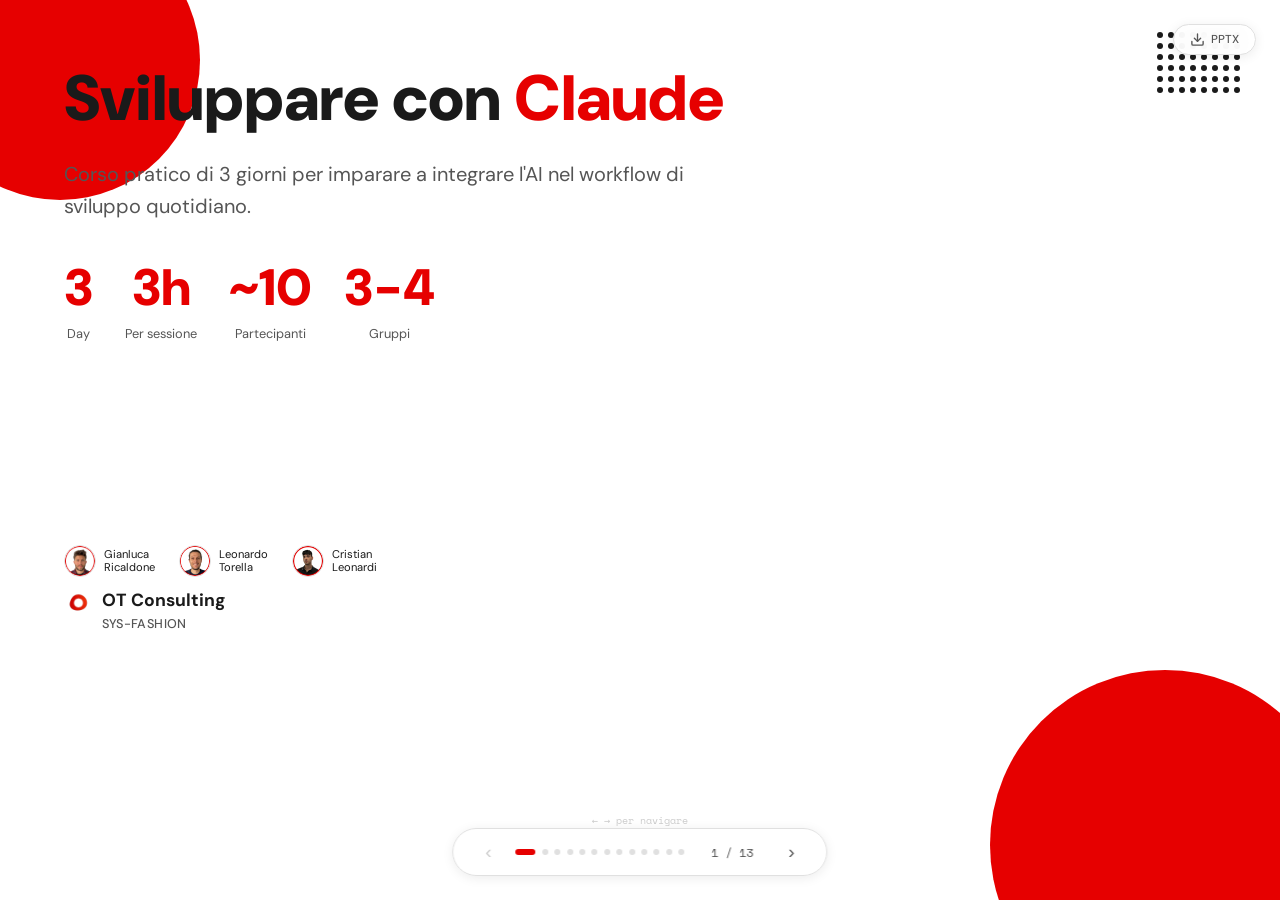
<file: presentazioni/claude-formazione/index.html>
<!DOCTYPE html>
<html lang="it">
<head>
<meta charset="UTF-8">
<meta name="viewport" content="width=device-width, initial-scale=1.0">
<title>Corso Claude — OT Consulting</title>
<link href="https://fonts.googleapis.com/css2?family=DM+Sans:ital,wght@0,400;0,500;0,700;0,900;1,400;1,500&family=Space+Mono:wght@400;700&display=swap" rel="stylesheet">
<link rel="stylesheet" href="../../shared/style.css">
<link rel="stylesheet" href="style.css">
</head>
<body>

<div class="progress" id="progress"></div>
<div class="deck" id="deck">

  <!-- SLIDE 0: Cover -->
  <div class="slide active" data-slide="0" style="align-items:flex-start;justify-content:center;padding:4rem">
    <div class="cover-deco-tl"></div>
    <div class="cover-deco-br"></div>
    <div class="cover-dot-grid">
      <span></span><span></span><span></span><span></span><span></span><span></span><span></span><span></span>
      <span></span><span></span><span></span><span></span><span></span><span></span><span></span><span></span>
      <span></span><span></span><span></span><span></span><span></span><span></span><span></span><span></span>
      <span></span><span></span><span></span><span></span><span></span><span></span><span></span><span></span>
      <span></span><span></span><span></span><span></span><span></span><span></span><span></span><span></span>
      <span></span><span></span><span></span><span></span><span></span><span></span><span></span><span></span>
    </div>
    <h1 class="hero-title anim d1">Sviluppare con <span class="highlight">Claude</span></h1>
    <p class="subtitle anim d2">Corso pratico di 3 giorni per imparare a integrare l'AI nel workflow di sviluppo quotidiano.</p>
    <div class="metrics anim d3" style="justify-content:flex-start;margin-top:2rem">
      <div class="metric"><div class="value">3</div><div class="label">Day</div></div>
      <div class="metric"><div class="value">3h</div><div class="label">Per sessione</div></div>
      <div class="metric"><div class="value">~10</div><div class="label">Partecipanti</div></div>
      <div class="metric"><div class="value">3-4</div><div class="label">Gruppi</div></div>
    </div>
    <div class="cover-team anim d4">
      <div class="cover-team-member">
        <img src="../../shared/assets/foto/gianlucaricaldone.png" alt="GR">
        <div class="cover-team-member-name"><span>Gianluca</span><span>Ricaldone</span></div>
      </div>
      <div class="cover-team-member">
        <img src="../../shared/assets/foto/leonardotorella.webp" alt="LT">
        <div class="cover-team-member-name"><span>Leonardo</span><span>Torella</span></div>
      </div>
      <div class="cover-team-member">
        <img src="../../shared/assets/foto/cristianleonardi.webp" alt="CL">
        <div class="cover-team-member-name"><span>Cristian</span><span>Leonardi</span></div>
      </div>
    </div>
    <div class="logo-bar anim d5">
      <div class="ot-mark"><img src="../../shared/assets/OT.png" alt="OT"></div>
      <div class="ot-company">OT Consulting<br><small class="ot-division">SYS-FASHION</small></div>
    </div>
  </div>

  <!-- SLIDE 1: Obiettivi -->
  <div class="slide content-slide" data-slide="1">
    <div class="slide-label">Perché questo corso</div>
    <h2 class="slide-title">Obiettivi</h2>
    <div class="card-grid" style="max-width: 900px;">
      <div class="card">
        <div class="icon orange"><svg width="18" height="18" viewBox="0 0 24 24" fill="none" stroke="currentColor" stroke-width="2" stroke-linecap="round" stroke-linejoin="round"><path d="M12 2a7 7 0 0 1 7 7c0 2.38-1.19 4.47-3 5.74V17a1 1 0 0 1-1 1H9a1 1 0 0 1-1-1v-2.26C6.19 13.47 5 11.38 5 9a7 7 0 0 1 7-7z"/><line x1="9" y1="21" x2="15" y2="21"/><line x1="10" y1="24" x2="14" y2="24"/></svg></div>
        <h3>Capire Claude</h3>
        <p>Differenze tra Claude.ai, API e Claude Code. Modelli, context window, system prompt e CLAUDE.md.</p>
      </div>
      <div class="card">
        <div class="icon blue"><svg width="18" height="18" viewBox="0 0 24 24" fill="none" stroke="currentColor" stroke-width="2" stroke-linecap="round" stroke-linejoin="round"><polyline points="4 17 10 11 4 5"/><line x1="12" y1="19" x2="20" y2="19"/></svg></div>
        <h3>Usare Claude Code</h3>
        <p>Setup, comandi, prompt engineering, gestione del contesto. Installare e configurare Skills e Plugin.</p>
      </div>
      <div class="card">
        <div class="icon purple"><svg width="18" height="18" viewBox="0 0 24 24" fill="none" stroke="currentColor" stroke-width="2" stroke-linecap="round" stroke-linejoin="round"><path d="M10 13a5 5 0 0 0 7.54.54l3-3a5 5 0 0 0-7.07-7.07l-1.72 1.71"/><path d="M14 11a5 5 0 0 0-7.54-.54l-3 3a5 5 0 0 0 7.07 7.07l1.71-1.71"/></svg></div>
        <h3>MCP, Skills & Plugin</h3>
        <p>Collegare servizi esterni via MCP. Creare Skills custom per codificare standard e workflow. Usare Plugin per estendere le capacità.</p>
      </div>
      <div class="card">
        <div class="icon green"><svg width="18" height="18" viewBox="0 0 24 24" fill="none" stroke="currentColor" stroke-width="2" stroke-linecap="round" stroke-linejoin="round"><polygon points="13 2 3 14 12 14 11 22 21 10 12 10 13 2"/></svg></div>
        <h3>Costruire qualcosa di reale</h3>
        <p>Progetto di gruppo end-to-end con Skills, Plugin e MCP: dall'idea alla demo, tutto con Claude.</p>
      </div>
    </div>
    <div class="slide-footer">
      <span class="copyright">&copy;OT Consulting. All rights reserved</span>
      <div class="ot-logo">
        <div class="ot-circle"><img src="../../shared/assets/OT.png" alt="OT"></div><span class="ot-name">OT Consulting<br><small class="ot-division">SYS-FASHION</small></span>
      </div>
    </div>
  </div>

  <!-- SLIDE 2: Overview 3 day -->
  <div class="slide content-slide" data-slide="2">
    <div class="slide-label">Panoramica</div>
    <h2 class="slide-title">3 Days</h2>
    <div class="overview-grid">
      <div class="day-card d1">
        <div class="day-num">01</div>
        <h3>Fondamenta & Kickoff</h3>
        <div class="day-sub">Teoria + brainstorming</div>
        <ul>
          <li>Introduzione a Claude</li>
          <li>Demo live Claude Code</li>
          <li>MCP, Skills e Plugin</li>
          <li>Creare una Skill con Skill Creator</li>
          <li>Hands-on individuale</li>
          <li>Formazione gruppi</li>
          <li>Sorteggio aree & brainstorming</li>
        </ul>
      </div>
      <div class="day-card d2">
        <div class="day-num">02</div>
        <h3>Sviluppo Progetto</h3>
        <div class="day-sub">Coding assistito</div>
        <ul>
          <li>Allineamento piani</li>
          <li>Sviluppo con Claude Code</li>
          <li>Supporto tutor continuo</li>
          <li>Checkpoint a metà</li>
          <li>Wrap-up e tips</li>
        </ul>
      </div>
      <div class="day-card d3">
        <div class="day-num">03</div>
        <h3>Demo Day</h3>
        <div class="day-sub">Finalizzazione + presentazioni</div>
        <ul>
          <li>Sprint finale</li>
          <li>Preparazione demo</li>
          <li>Presentazioni live</li>
          <li>Retrospettiva collettiva</li>
          <li>Best practices & next steps</li>
        </ul>
      </div>
    </div>
    <div class="slide-footer">
      <span class="copyright">&copy;OT Consulting. All rights reserved</span>
      <div class="ot-logo">
        <div class="ot-circle"><img src="../../shared/assets/OT.png" alt="OT"></div><span class="ot-name">OT Consulting<br><small class="ot-division">SYS-FASHION</small></span>
      </div>
    </div>
  </div>

  <!-- SLIDE 3: Day 1 - Teoria -->
  <div class="slide content-slide" data-slide="3">
    <div class="slide-label">Day 1 — Parte teorica</div>
    <h2 class="slide-title">Cos'è Claude e come usarlo</h2>
    <div class="two-col">
      <div>
        <h3 class="mb-4">Claude: i fondamenti (20 min)</h3>
        <p>Differenza tra Claude.ai, API e Claude Code. Modelli disponibili (Sonnet, Opus, Haiku) e quando usarli. Context window e system prompt.</p>

        <h3 style="margin-top: 24px;" class="mb-4">Claude Code in azione (30 min)</h3>
        <p>Demo live: da zero a progetto funzionante in 10 minuti. Comandi essenziali, CLAUDE.md, prompt engineering per sviluppatori.</p>

        <h3 style="margin-top: 24px;" class="mb-4">MCP, Skills & Plugin (20 min)</h3>
        <p>Model Context Protocol: collegare tool esterni (GitHub, Jira, DB). Skills: moduli riutilizzabili con standard e workflow del team. Plugin: estensioni installabili con un comando (Playwright, Context7, Serena).</p>
      </div>
      <div>
        <div style="background: var(--surface); border: 1px solid var(--border); border-radius: 12px; padding: 24px; box-shadow: 0 1px 4px rgba(0,0,0,.04);">
          <h3 style="color: var(--accent); margin-bottom: 16px;">Concetti chiave</h3>
          <div class="tags" style="margin-top: 0;">
            <span class="tag">Context Window</span>
            <span class="tag">System Prompt</span>
            <span class="tag">CLAUDE.md</span>
            <span class="tag">/init</span>
            <span class="tag">/compact</span>
            <span class="tag">/model</span>
            <span class="tag">MCP Server</span>
            <span class="tag">Skills</span>
            <span class="tag">Plugin</span>
            <span class="tag">Prompt Engineering</span>
          </div>
          <div class="tip-box" style="margin-top: 20px;">
            <p><strong>Regola d'oro:</strong> più contesto dai a Claude, migliore sarà il risultato. Il CLAUDE.md è il tuo alleato.</p>
          </div>
        </div>
      </div>
    </div>
    <div class="slide-footer">
      <span class="copyright">&copy;OT Consulting. All rights reserved</span>
      <div class="ot-logo">
        <div class="ot-circle"><img src="../../shared/assets/OT.png" alt="OT"></div><span class="ot-name">OT Consulting<br><small class="ot-division">SYS-FASHION</small></span>
      </div>
    </div>
  </div>

  <!-- SLIDE 4: D1 Timeline -->
  <div class="slide content-slide" data-slide="4">
    <div class="slide-label">Day 1 — Timeline completa</div>
    <div class="two-col" style="align-items: start;">
      <div>
        <div class="big-number">D1</div>
        <p style="margin-top: 12px;">Dalla teoria alla pratica: si parte con i fondamenti, si prova tutti insieme, poi si formano i gruppi e si inizia a ideare il progetto.</p>
      </div>
      <div class="timeline-vertical">
        <div class="timeline-item">
          <div class="timeline-dot"><svg width="14" height="14" viewBox="0 0 24 24" fill="none" stroke="currentColor" stroke-width="2.5" stroke-linecap="round" stroke-linejoin="round"><path d="M2 3h6a4 4 0 0 1 4 4v14a3 3 0 0 0-3-3H2z"/><path d="M22 3h-6a4 4 0 0 0-4 4v14a3 3 0 0 1 3-3h7z"/></svg></div>
          <div class="timeline-content">
            <div class="time">70 min</div>
            <h3>Intro e teoria</h3>
            <p>Claude, Claude Code, MCP, Skills, Plugin — con demo live</p>
          </div>
        </div>
        <div class="timeline-item">
          <div class="timeline-dot pause"><svg width="12" height="12" viewBox="0 0 24 24" fill="none" stroke="currentColor" stroke-width="2.5" stroke-linecap="round" stroke-linejoin="round"><line x1="5" y1="12" x2="19" y2="12"/></svg></div>
          <div class="timeline-content">
            <div class="time" style="color: var(--muted);">15 min</div>
            <h3 style="color: var(--muted);">Pausa</h3>
          </div>
        </div>
        <div class="timeline-item">
          <div class="timeline-dot"><svg width="14" height="14" viewBox="0 0 24 24" fill="none" stroke="currentColor" stroke-width="2.5" stroke-linecap="round" stroke-linejoin="round"><polyline points="4 17 10 11 4 5"/><line x1="12" y1="19" x2="20" y2="19"/></svg></div>
          <div class="timeline-content">
            <div class="time">40 min</div>
            <h3>Hands-on individuale</h3>
            <p>Mini-esercizio guidato: creare un progetto, collegare MCP, iterare con prompt</p>
          </div>
        </div>
        <div class="timeline-item">
          <div class="timeline-dot"><svg width="14" height="14" viewBox="0 0 24 24" fill="none" stroke="currentColor" stroke-width="2.5" stroke-linecap="round" stroke-linejoin="round"><path d="M17 21v-2a4 4 0 0 0-4-4H5a4 4 0 0 0-4 4v2"/><circle cx="9" cy="7" r="4"/><path d="M23 21v-2a4 4 0 0 0-3-3.87"/><path d="M16 3.13a4 4 0 0 1 0 7.75"/></svg></div>
          <div class="timeline-content">
            <div class="time">55 min</div>
            <h3>Formazione gruppi & brainstorming</h3>
            <p>Sorteggio aree tematiche, definizione progetto, validazione con tutor</p>
          </div>
        </div>
      </div>
    </div>
    <div class="slide-footer">
      <span class="copyright">&copy;OT Consulting. All rights reserved</span>
      <div class="ot-logo">
        <div class="ot-circle"><img src="../../shared/assets/OT.png" alt="OT"></div><span class="ot-name">OT Consulting<br><small class="ot-division">SYS-FASHION</small></span>
      </div>
    </div>
  </div>

  <!-- SLIDE 5: D2 Timeline -->
  <div class="slide content-slide" data-slide="5">
    <div class="slide-label day2">Day 2 — Timeline completa</div>
    <div class="two-col" style="align-items: start;">
      <div>
        <div class="big-number c2">D2</div>
        <p style="margin-top: 12px;">Il giorno più operativo. I gruppi sviluppano il progetto con Claude Code e il supporto continuo del tutor.</p>
        <div class="tip-box" style="border-left-color: var(--blue); margin-top: 24px;">
          <p><strong>Ruolo del tutor:</strong> gira tra i gruppi, aiuta col prompt engineering, suggerisce approcci, prende nota di pattern comuni.</p>
        </div>
      </div>
      <div class="timeline-vertical">
        <div class="timeline-item day2">
          <div class="timeline-dot"><svg width="14" height="14" viewBox="0 0 24 24" fill="none" stroke="currentColor" stroke-width="2.5" stroke-linecap="round" stroke-linejoin="round"><path d="M16 4h2a2 2 0 0 1 2 2v14a2 2 0 0 1-2 2H6a2 2 0 0 1-2-2V6a2 2 0 0 1 2-2h2"/><rect x="8" y="2" width="8" height="4" rx="1"/></svg></div>
          <div class="timeline-content">
            <div class="time">15 min</div>
            <h3>Allineamento</h3>
            <p>Ogni gruppo presenta il piano in 2 min + feedback tutor</p>
          </div>
        </div>
        <div class="timeline-item day2">
          <div class="timeline-dot"><svg width="14" height="14" viewBox="0 0 24 24" fill="none" stroke="currentColor" stroke-width="2.5" stroke-linecap="round" stroke-linejoin="round"><polygon points="13 2 3 14 12 14 11 22 21 10 12 10 13 2"/></svg></div>
          <div class="timeline-content">
            <div class="time">60 min</div>
            <h3>Sviluppo — parte 1</h3>
            <p>Coding con Claude Code, supporto tutor continuo</p>
          </div>
        </div>
        <div class="timeline-item day2">
          <div class="timeline-dot pause"><svg width="12" height="12" viewBox="0 0 24 24" fill="none" stroke="currentColor" stroke-width="2.5" stroke-linecap="round" stroke-linejoin="round"><line x1="5" y1="12" x2="19" y2="12"/></svg></div>
          <div class="timeline-content">
            <div class="time" style="color: var(--muted);">15 min</div>
            <h3 style="color: var(--muted);">Pausa</h3>
          </div>
        </div>
        <div class="timeline-item day2">
          <div class="timeline-dot"><svg width="14" height="14" viewBox="0 0 24 24" fill="none" stroke="currentColor" stroke-width="2.5" stroke-linecap="round" stroke-linejoin="round"><polyline points="16 18 22 12 16 6"/><polyline points="8 6 2 12 8 18"/></svg></div>
          <div class="timeline-content">
            <div class="time">75 min</div>
            <h3>Sviluppo — parte 2 + checkpoint</h3>
            <p>55 min sviluppo + 20 min checkpoint (5 min per gruppo): a che punto siete? Serve ridurre lo scope?</p>
          </div>
        </div>
        <div class="timeline-item day2">
          <div class="timeline-dot"><svg width="14" height="14" viewBox="0 0 24 24" fill="none" stroke="currentColor" stroke-width="2.5" stroke-linecap="round" stroke-linejoin="round"><path d="M14 2H6a2 2 0 0 0-2 2v16a2 2 0 0 0 2 2h12a2 2 0 0 0 2-2V8z"/><polyline points="14 2 14 8 20 8"/><line x1="16" y1="13" x2="8" y2="13"/><line x1="16" y1="17" x2="8" y2="17"/></svg></div>
          <div class="timeline-content">
            <div class="time">15 min</div>
            <h3>Wrap-up</h3>
            <p>Stato avanzamento, tips comuni, preparazione per D3</p>
          </div>
        </div>
      </div>
    </div>
    <div class="slide-footer">
      <span class="copyright">&copy;OT Consulting. All rights reserved</span>
      <div class="ot-logo">
        <div class="ot-circle"><img src="../../shared/assets/OT.png" alt="OT"></div><span class="ot-name">OT Consulting<br><small class="ot-division">SYS-FASHION</small></span>
      </div>
    </div>
  </div>

  <!-- SLIDE 6: D3 Timeline -->
  <div class="slide content-slide" data-slide="6">
    <div class="slide-label day3">Day 3 — Timeline completa</div>
    <div class="two-col" style="align-items: start;">
      <div>
        <div class="big-number c3">D3</div>
        <p style="margin-top: 12px;">Sprint finale, poi ognuno presenta il proprio lavoro. Si chiude con retrospettiva e best practices.</p>
        <div class="tip-box" style="border-left-color: var(--green); margin-top: 24px;">
          <p><strong>Ogni gruppo (15 min):</strong> demo live (5-7 min) + come hanno usato Claude (3-4 min) + lezioni apprese (2-3 min) + Q&A (2-3 min).</p>
        </div>
      </div>
      <div class="timeline-vertical">
        <div class="timeline-item day3">
          <div class="timeline-dot"><svg width="14" height="14" viewBox="0 0 24 24" fill="none" stroke="currentColor" stroke-width="2.5" stroke-linecap="round" stroke-linejoin="round"><polygon points="13 2 3 14 12 14 11 22 21 10 12 10 13 2"/></svg></div>
          <div class="timeline-content">
            <div class="time">75 min</div>
            <h3>Sprint finale</h3>
            <p>Finalizzazione progetto + preparazione demo. Focus: far funzionare, non aggiungere feature.</p>
          </div>
        </div>
        <div class="timeline-item day3">
          <div class="timeline-dot pause"><svg width="12" height="12" viewBox="0 0 24 24" fill="none" stroke="currentColor" stroke-width="2.5" stroke-linecap="round" stroke-linejoin="round"><line x1="5" y1="12" x2="19" y2="12"/></svg></div>
          <div class="timeline-content">
            <div class="time" style="color: var(--muted);">15 min</div>
            <h3 style="color: var(--muted);">Pausa</h3>
          </div>
        </div>
        <div class="timeline-item day3">
          <div class="timeline-dot"><svg width="14" height="14" viewBox="0 0 24 24" fill="none" stroke="currentColor" stroke-width="2.5" stroke-linecap="round" stroke-linejoin="round"><rect x="2" y="7" width="20" height="14" rx="2" ry="2"/><polyline points="17 2 12 7 7 2"/></svg></div>
          <div class="timeline-content">
            <div class="time">60 min</div>
            <h3>Presentazioni</h3>
            <p>15 min per gruppo: demo live, uso di Claude, lezioni apprese, Q&A</p>
          </div>
        </div>
        <div class="timeline-item day3">
          <div class="timeline-dot"><svg width="14" height="14" viewBox="0 0 24 24" fill="none" stroke="currentColor" stroke-width="2.5" stroke-linecap="round" stroke-linejoin="round"><path d="M4 15s1-1 4-1 5 2 8 2 4-1 4-1V3s-1 1-4 1-5-2-8-2-4 1-4 1z"/><line x1="4" y1="22" x2="4" y2="15"/></svg></div>
          <div class="timeline-content">
            <div class="time">30 min</div>
            <h3>Chiusura</h3>
            <p>Retrospettiva collettiva, best practices, risorse, votazione miglior progetto</p>
          </div>
        </div>
      </div>
    </div>
    <div class="slide-footer">
      <span class="copyright">&copy;OT Consulting. All rights reserved</span>
      <div class="ot-logo">
        <div class="ot-circle"><img src="../../shared/assets/OT.png" alt="OT"></div><span class="ot-name">OT Consulting<br><small class="ot-division">SYS-FASHION</small></span>
      </div>
    </div>
  </div>

  <!-- SLIDE 7: Il progetto di gruppo -->
  <div class="slide content-slide" data-slide="7">
    <div class="slide-label">Il cuore del corso</div>
    <h2 class="slide-title">Un progetto reale, costruito insieme</h2>
    <p class="section-desc">Ogni team riceve un'area tematica e ha fino al D3 per costruire un progetto funzionante con Claude Code — dall'idea alla demo live.</p>
    <div class="card-grid" style="grid-template-columns: repeat(4, 1fr); max-width: 1100px;">
      <div class="card">
        <div class="icon orange"><svg width="18" height="18" viewBox="0 0 24 24" fill="none" stroke="currentColor" stroke-width="2" stroke-linecap="round" stroke-linejoin="round"><path d="M17 21v-2a4 4 0 0 0-4-4H5a4 4 0 0 0-4 4v2"/><circle cx="9" cy="7" r="4"/><path d="M23 21v-2a4 4 0 0 0-3-3.87"/><path d="M16 3.13a4 4 0 0 1 0 7.75"/></svg></div>
        <h3>Team da ~3 persone</h3>
        <p>Formati eterogenei per competenze. Ogni gruppo ha un tutor di supporto dedicato.</p>
      </div>
      <div class="card">
        <div class="icon blue"><svg width="18" height="18" viewBox="0 0 24 24" fill="none" stroke="currentColor" stroke-width="2" stroke-linecap="round" stroke-linejoin="round"><polygon points="12 2 2 7 12 12 22 7 12 2"/><polyline points="2 17 12 22 22 17"/><polyline points="2 12 12 17 22 12"/></svg></div>
        <h3>Stack libero</h3>
        <p>Frontend, backend, fullstack — il team sceglie le tecnologie. Claude Code supporta qualsiasi linguaggio.</p>
      </div>
      <div class="card">
        <div class="icon purple"><svg width="18" height="18" viewBox="0 0 24 24" fill="none" stroke="currentColor" stroke-width="2" stroke-linecap="round" stroke-linejoin="round"><polyline points="4 17 10 11 4 5"/><line x1="12" y1="19" x2="20" y2="19"/></svg></div>
        <h3>100% con Claude Code</h3>
        <p>Dall'init del progetto alla PR finale. Skills, Plugin e MCP inclusi nel workflow.</p>
      </div>
      <div class="card">
        <div class="icon green"><svg width="18" height="18" viewBox="0 0 24 24" fill="none" stroke="currentColor" stroke-width="2" stroke-linecap="round" stroke-linejoin="round"><rect x="2" y="7" width="20" height="14" rx="2" ry="2"/><polyline points="17 2 12 7 7 2"/></svg></div>
        <h3>Demo Day finale</h3>
        <p>Ogni team presenta il progetto: demo live, come ha usato Claude, lezioni apprese.</p>
      </div>
    </div>
    <div class="tip-box" style="max-width: 1100px; margin-top: 1.5rem;">
      <p><strong>Obiettivo:</strong> non è il codice perfetto, ma imparare a collaborare con l'AI. Il progetto è il veicolo — le competenze acquisite sono il vero output.</p>
    </div>
    <div class="slide-footer">
      <span class="copyright">&copy;OT Consulting. All rights reserved</span>
      <div class="ot-logo">
        <div class="ot-circle"><img src="../../shared/assets/OT.png" alt="OT"></div><span class="ot-name">OT Consulting<br><small class="ot-division">SYS-FASHION</small></span>
      </div>
    </div>
  </div>

  <!-- SLIDE 8: Come funziona il progetto -->
  <div class="slide content-slide" data-slide="8">
    <div class="slide-label">Workflow del progetto</div>
    <h2 class="slide-title">Da zero a demo in 3 step</h2>
    <p class="section-desc">Il percorso di ogni team segue 3 fasi chiare, ognuna supportata dal tutor.</p>
    <div class="card-grid" style="grid-template-columns: repeat(3, 1fr); max-width: 1100px;">
      <div class="card" style="border-top: 3px solid var(--accent);">
        <div style="font-family:'Space Mono',monospace;font-size:.7rem;color:var(--accent);margin-bottom:.5rem;">STEP 1 — D1</div>
        <h3>Ideazione & Setup</h3>
        <ul class="checklist">
          <li>Sorteggio area tematica</li>
          <li>Brainstorming con il team</li>
          <li>Definizione scope (cosa fa, cosa no)</li>
          <li><code>claude /init</code> + CLAUDE.md</li>
          <li>Validazione del piano con il tutor</li>
        </ul>
      </div>
      <div class="card" style="border-top: 3px solid var(--blue);">
        <div style="font-family:'Space Mono',monospace;font-size:.7rem;color:var(--blue);margin-bottom:.5rem;">STEP 2 — D2</div>
        <h3>Sviluppo intensivo</h3>
        <ul class="checklist">
          <li>Coding assistito con Claude Code</li>
          <li>Integrazione MCP server e Plugin</li>
          <li>Creazione Skills per il progetto</li>
          <li>Checkpoint a metà giornata</li>
          <li>Riduzione scope se necessario</li>
        </ul>
      </div>
      <div class="card" style="border-top: 3px solid var(--green);">
        <div style="font-family:'Space Mono',monospace;font-size:.7rem;color:var(--green);margin-bottom:.5rem;">STEP 3 — D3</div>
        <h3>Sprint finale & Demo</h3>
        <ul class="checklist">
          <li>Fix e polish dell'ultimo miglio</li>
          <li>Preparazione presentazione</li>
          <li>Demo live (5-7 min per team)</li>
          <li>Racconto dell'uso di Claude</li>
          <li>Q&A e votazione miglior progetto</li>
        </ul>
      </div>
    </div>
    <div class="slide-footer">
      <span class="copyright">&copy;OT Consulting. All rights reserved</span>
      <div class="ot-logo">
        <div class="ot-circle"><img src="../../shared/assets/OT.png" alt="OT"></div><span class="ot-name">OT Consulting<br><small class="ot-division">SYS-FASHION</small></span>
      </div>
    </div>
  </div>

  <!-- SLIDE 9: Aree tematiche (sorteggio) -->
  <div class="slide content-slide" data-slide="9">
    <div class="slide-label">Sorteggio</div>
    <h2 class="slide-title">10 aree tematiche</h2>
    <p class="section-desc">Ogni gruppo pesca a sorte un'area e costruisce un progetto reale con Claude Code.<br>Solo 3-4 vengono estratte. In alternativa, è possibile proporre un'idea personale o di fantasia — nessun obbligo.</p>
    <div class="theme-grid">
      <div class="theme-card">
        <div class="tc-icon"><svg width="18" height="18" viewBox="0 0 24 24" fill="none" stroke="currentColor" stroke-width="2" stroke-linecap="round" stroke-linejoin="round"><line x1="12" y1="1" x2="12" y2="23"/><path d="M17 5H9.5a3.5 3.5 0 0 0 0 7h5a3.5 3.5 0 0 1 0 7H6"/></svg></div>
        <div class="name">Banca & Fintech</div>
        <div class="desc">Dashboard portafoglio, simulatore prestiti, analisi spese</div>
      </div>
      <div class="theme-card">
        <div class="tc-icon" style="background:rgba(37,99,235,.08);color:var(--blue)"><svg width="18" height="18" viewBox="0 0 24 24" fill="none" stroke="currentColor" stroke-width="2" stroke-linecap="round" stroke-linejoin="round"><circle cx="12" cy="12" r="10"/><line x1="2" y1="12" x2="22" y2="12"/><path d="M12 2a15.3 15.3 0 0 1 4 10 15.3 15.3 0 0 1-4 10 15.3 15.3 0 0 1-4-10 15.3 15.3 0 0 1 4-10z"/></svg></div>
        <div class="name">Viaggi & Turismo</div>
        <div class="desc">Pianificatore itinerari, confronto voli, guida interattiva</div>
      </div>
      <div class="theme-card">
        <div class="tc-icon" style="background:rgba(22,163,74,.08);color:var(--green)"><svg width="18" height="18" viewBox="0 0 24 24" fill="none" stroke="currentColor" stroke-width="2" stroke-linecap="round" stroke-linejoin="round"><path d="M18 8A6 6 0 0 0 6 8c0 7-3 9-3 9h18s-3-2-3-9"/><path d="M13.73 21a2 2 0 0 1-3.46 0"/><circle cx="12" cy="2" r="1"/></svg></div>
        <div class="name">Sport & Fitness</div>
        <div class="desc">Schede allenamento, dashboard statistiche, gestione tornei</div>
      </div>
      <div class="theme-card">
        <div class="tc-icon" style="background:rgba(124,58,237,.08);color:var(--purple)"><svg width="18" height="18" viewBox="0 0 24 24" fill="none" stroke="currentColor" stroke-width="2" stroke-linecap="round" stroke-linejoin="round"><path d="M6 2L3 6v14a2 2 0 0 0 2 2h14a2 2 0 0 0 2-2V6l-3-4z"/><line x1="3" y1="6" x2="21" y2="6"/><path d="M16 10a4 4 0 0 1-8 0"/></svg></div>
        <div class="name">Moda & Retail</div>
        <div class="desc">Raccomandatore outfit, catalogo smart, gestione inventario</div>
      </div>
      <div class="theme-card">
        <div class="tc-icon"><svg width="18" height="18" viewBox="0 0 24 24" fill="none" stroke="currentColor" stroke-width="2" stroke-linecap="round" stroke-linejoin="round"><path d="M22 12h-4l-3 9L9 3l-3 9H2"/></svg></div>
        <div class="name">Salute & Sanità</div>
        <div class="desc">Prenotazione visite, monitoraggio salute, reminder farmaci</div>
      </div>
      <div class="theme-card">
        <div class="tc-icon" style="background:rgba(37,99,235,.08);color:var(--blue)"><svg width="18" height="18" viewBox="0 0 24 24" fill="none" stroke="currentColor" stroke-width="2" stroke-linecap="round" stroke-linejoin="round"><path d="M18 8h1a4 4 0 0 1 0 8h-1"/><path d="M2 8h16v9a4 4 0 0 1-4 4H6a4 4 0 0 1-4-4V8z"/><line x1="6" y1="1" x2="6" y2="4"/><line x1="10" y1="1" x2="10" y2="4"/><line x1="14" y1="1" x2="14" y2="4"/></svg></div>
        <div class="name">Food & Ristorazione</div>
        <div class="desc">Menu settimanali, gestione ordini, calcolatore nutrizionale</div>
      </div>
      <div class="theme-card">
        <div class="tc-icon" style="background:rgba(22,163,74,.08);color:var(--green)"><svg width="18" height="18" viewBox="0 0 24 24" fill="none" stroke="currentColor" stroke-width="2" stroke-linecap="round" stroke-linejoin="round"><path d="M3 9l9-7 9 7v11a2 2 0 0 1-2 2H5a2 2 0 0 1-2-2z"/><polyline points="9 22 9 12 15 12 15 22"/></svg></div>
        <div class="name">Immobiliare</div>
        <div class="desc">Comparatore immobili, costi ristrutturazione, valutazione automatica</div>
      </div>
      <div class="theme-card">
        <div class="tc-icon" style="background:rgba(124,58,237,.08);color:var(--purple)"><svg width="18" height="18" viewBox="0 0 24 24" fill="none" stroke="currentColor" stroke-width="2" stroke-linecap="round" stroke-linejoin="round"><path d="M2 3h6a4 4 0 0 1 4 4v14a3 3 0 0 0-3-3H2z"/><path d="M22 3h-6a4 4 0 0 0-4 4v14a3 3 0 0 1 3-3h7z"/></svg></div>
        <div class="name">Education</div>
        <div class="desc">Generatore quiz, flashcard intelligenti, tracker studenti</div>
      </div>
      <div class="theme-card">
        <div class="tc-icon" style="background:rgba(22,163,74,.08);color:var(--green)"><svg width="18" height="18" viewBox="0 0 24 24" fill="none" stroke="currentColor" stroke-width="2" stroke-linecap="round" stroke-linejoin="round"><path d="M12 22s8-4 8-10V5l-8-3-8 3v7c0 6 8 10 8 10z"/></svg></div>
        <div class="name">Sostenibilità</div>
        <div class="desc">Impronta carbonica, consumi energetici, confronto fornitori</div>
      </div>
      <div class="theme-card">
        <div class="tc-icon" style="background:rgba(37,99,235,.08);color:var(--blue)"><svg width="18" height="18" viewBox="0 0 24 24" fill="none" stroke="currentColor" stroke-width="2" stroke-linecap="round" stroke-linejoin="round"><polygon points="12 2 15.09 8.26 22 9.27 17 14.14 18.18 21.02 12 17.77 5.82 21.02 7 14.14 2 9.27 8.91 8.26 12 2"/></svg></div>
        <div class="name">Gaming</div>
        <div class="desc">Generatore personaggi, torneo esports, quiz interattivo</div>
      </div>
    </div>

    <!-- Sorteggio tool -->
    <div class="sorteggio-bar">
      <div class="sorteggio-results" id="sortResults"></div>
      <button class="sorteggio-btn" id="sortBtn" onclick="startSorteggio()">
        <svg width="16" height="16" viewBox="0 0 24 24" fill="none" stroke="currentColor" stroke-width="2.5" stroke-linecap="round" stroke-linejoin="round"><path d="M16 3h5v5"/><path d="M4 20L21 3"/><path d="M21 16v5h-5"/><path d="M15 15l6 6"/><path d="M4 4l5 5"/></svg>
        Sorteggia
      </button>
    </div>

    <div class="slide-footer">
      <span class="copyright">&copy;OT Consulting. All rights reserved</span>
      <div class="ot-logo">
        <div class="ot-circle"><img src="../../shared/assets/OT.png" alt="OT"></div><span class="ot-name">OT Consulting<br><small class="ot-division">SYS-FASHION</small></span>
      </div>
    </div>
  </div>

  <!-- SLIDE 10: Questionari PRE / POST -->
  <div class="slide content-slide" data-slide="10">
    <div class="slide-label">Valutazione</div>
    <h2 class="slide-title">Questionari PRE & POST corso</h2>
    <p>Due questionari per misurare l'impatto della formazione e raccogliere feedback strutturato.</p>
    <div class="card-grid" style="grid-template-columns: 1fr 1fr; max-width: 900px;">
      <div class="card">
        <div class="icon orange"><svg width="18" height="18" viewBox="0 0 24 24" fill="none" stroke="currentColor" stroke-width="2" stroke-linecap="round" stroke-linejoin="round"><path d="M16 4h2a2 2 0 0 1 2 2v14a2 2 0 0 1-2 2H6a2 2 0 0 1-2-2V6a2 2 0 0 1 2-2h2"/><rect x="8" y="2" width="8" height="4" rx="1"/></svg></div>
        <h3>PRE — Prima del corso</h3>
        <ul class="checklist">
          <li>Valutazione competenze attuali dello studente</li>
          <li>Suggerimenti su aree tematiche per i progetti</li>
          <li>Aspettative e obiettivi personali sul corso</li>
        </ul>
      </div>
      <div class="card">
        <div class="icon green"><svg width="18" height="18" viewBox="0 0 24 24" fill="none" stroke="currentColor" stroke-width="2" stroke-linecap="round" stroke-linejoin="round"><polyline points="9 11 12 14 22 4"/><path d="M21 12v7a2 2 0 0 1-2 2H5a2 2 0 0 1-2-2V5a2 2 0 0 1 2-2h11"/></svg></div>
        <h3>POST — Dopo il corso</h3>
        <ul class="checklist">
          <li>Valutazione competenze acquisite (stesso formato del PRE per confronto)</li>
          <li>Feedback sul corso: contenuti, ritmo, supporto</li>
          <li>Spunti e suggerimenti per migliorare le prossime edizioni</li>
        </ul>
      </div>
    </div>
    <div class="tip-box" style="max-width: 900px;">
      <p><strong>Perché due questionari?</strong> Il confronto PRE vs POST permette di misurare oggettivamente il progresso di ogni partecipante e l'efficacia complessiva della formazione.</p>
    </div>
    <div class="slide-footer">
      <span class="copyright"><span style="font-style:italic;opacity:.6">Credits by Dr. Lodovici, Psychologist</span></span>
      <div class="ot-logo">
        <div class="ot-circle"><img src="../../shared/assets/OT.png" alt="OT"></div><span class="ot-name">OT Consulting<br><small class="ot-division">SYS-FASHION</small></span>
      </div>
    </div>
  </div>

  <!-- SLIDE 11: Checklist -->
  <div class="slide content-slide" data-slide="11">
    <div class="slide-label">Prima di iniziare</div>
    <h2 class="slide-title">Checklist pre-corso</h2>
    <p class="section-desc">Tutto quello che serve per partire pronti il primo giorno.</p>
    <div class="card-grid" style="grid-template-columns: repeat(3, 1fr);">
      <div class="card">
        <div class="icon orange"><svg width="18" height="18" viewBox="0 0 24 24" fill="none" stroke="currentColor" stroke-width="2" stroke-linecap="round" stroke-linejoin="round"><rect x="2" y="3" width="20" height="14" rx="2" ry="2"/><line x1="8" y1="21" x2="16" y2="21"/><line x1="12" y1="17" x2="12" y2="21"/></svg></div>
        <h3>Setup tecnico</h3>
        <ul class="checklist">
          <li>Account Claude con API key attiva</li>
          <li>Claude Code installato e funzionante</li>
          <li>Accesso a GitHub</li>
        </ul>
      </div>
      <div class="card">
        <div class="icon blue"><svg width="18" height="18" viewBox="0 0 24 24" fill="none" stroke="currentColor" stroke-width="2" stroke-linecap="round" stroke-linejoin="round"><path d="M21 16V8a2 2 0 0 0-1-1.73l-7-4a2 2 0 0 0-2 0l-7 4A2 2 0 0 0 3 8v8a2 2 0 0 0 1 1.73l7 4a2 2 0 0 0 2 0l7-4A2 2 0 0 0 21 16z"/><polyline points="3.27 6.96 12 12.01 20.73 6.96"/><line x1="12" y1="22.08" x2="12" y2="12"/></svg></div>
        <h3>Materiali</h3>
        <ul class="checklist">
          <li>Schede progetto per sorteggio</li>
          <li>Cheat sheet stampate</li>
          <li>Slide di supporto</li>
          <li>Template CLAUDE.md</li>
        </ul>
      </div>
      <div class="card">
        <div class="icon green"><svg width="18" height="18" viewBox="0 0 24 24" fill="none" stroke="currentColor" stroke-width="2" stroke-linecap="round" stroke-linejoin="round"><polygon points="13 2 3 14 12 14 11 22 21 10 12 10 13 2"/></svg></div>
        <h3>Survival Kit da Hackathon</h3>
        <ul class="checklist">
          <li>Caffè. Tanto caffè.</li>
          <li>Snack e merendine per il team</li>
          <li>Playlist motivazionale (facoltativa)</li>
          <li>Spirito competitivo ma fair play</li>
          <li>Voglia di spaccare tutto (con Claude)</li>
        </ul>
      </div>
    </div>
    <div class="slide-footer">
      <span class="copyright">&copy;OT Consulting. All rights reserved</span>
      <div class="ot-logo">
        <div class="ot-circle"><img src="../../shared/assets/OT.png" alt="OT"></div><span class="ot-name">OT Consulting<br><small class="ot-division">SYS-FASHION</small></span>
      </div>
    </div>
  </div>

  <!-- SLIDE 12: Closing -->
  <div class="slide" data-slide="12" style="align-items:flex-start;justify-content:center;padding:4rem">
    <div class="cover-deco-tl"></div>
    <div class="cover-deco-br"></div>
    <div class="slide-label" style="position:relative;z-index:2">Let's build</div>
    <h1 class="hero-title" style="position:relative;z-index:2">Pronti a sviluppare<br>con <span class="highlight">Claude</span>?</h1>
    <p class="subtitle" style="position:relative;z-index:2">3 giornate. 1 progetto reale. Un nuovo modo di scrivere codice.</p>
    <div style="margin-top: 40px; display: flex; gap: 20px; position:relative;z-index:2">
      <div style="background: var(--bg); border: 1px solid var(--accent); border-radius: 12px; padding: 16px 24px; text-align: center; box-shadow: 0 1px 4px rgba(0,0,0,.04);">
        <div style="margin-bottom: 6px; color: var(--accent);"><svg width="22" height="22" viewBox="0 0 24 24" fill="none" stroke="currentColor" stroke-width="2" stroke-linecap="round" stroke-linejoin="round"><path d="M2 3h6a4 4 0 0 1 4 4v14a3 3 0 0 0-3-3H2z"/><path d="M22 3h-6a4 4 0 0 0-4 4v14a3 3 0 0 1 3-3h7z"/></svg></div>
        <div style="font-size: 13px; font-weight: 700; color: var(--accent);">D1 — Learn</div>
      </div>
      <div style="background: var(--bg); border: 1px solid var(--blue); border-radius: 12px; padding: 16px 24px; text-align: center; box-shadow: 0 1px 4px rgba(0,0,0,.04);">
        <div style="margin-bottom: 6px; color: var(--blue);"><svg width="22" height="22" viewBox="0 0 24 24" fill="none" stroke="currentColor" stroke-width="2" stroke-linecap="round" stroke-linejoin="round"><polyline points="16 18 22 12 16 6"/><polyline points="8 6 2 12 8 18"/></svg></div>
        <div style="font-size: 13px; font-weight: 700; color: var(--blue);">D2 — Build</div>
      </div>
      <div style="background: var(--bg); border: 1px solid var(--green); border-radius: 12px; padding: 16px 24px; text-align: center; box-shadow: 0 1px 4px rgba(0,0,0,.04);">
        <div style="margin-bottom: 6px; color: var(--green);"><svg width="22" height="22" viewBox="0 0 24 24" fill="none" stroke="currentColor" stroke-width="2" stroke-linecap="round" stroke-linejoin="round"><rect x="2" y="7" width="20" height="14" rx="2" ry="2"/><polyline points="17 2 12 7 7 2"/></svg></div>
        <div style="font-size: 13px; font-weight: 700; color: var(--green);">D3 — Ship</div>
      </div>
    </div>
    <div class="logo-bar" style="position:relative;z-index:2;margin-top:2rem">
      <div class="ot-mark"><img src="../../shared/assets/OT.png" alt="OT"></div>
      <div class="ot-company">OT Consulting<br><small class="ot-division">SYS-FASHION</small></div>
    </div>
  </div>

</div>

<!-- Navigation -->
<div class="nav">
  <button id="prev" onclick="go(-1)">&#x2039;</button>
  <div class="dots" id="dots"></div>
  <div class="counter" id="counter">1 / 13</div>
  <button id="next" onclick="go(1)">&#x203a;</button>
</div>

<div class="kbd-hint"><kbd>←</kbd> <kbd>→</kbd> per navigare</div>

<script src="../../shared/nav.js"></script>
<script src="../../shared/pptx.js"></script>
<script src="fireworks.js"></script>
<script src="sorteggio.js"></script>

</body>
</html>
</file>
<file: shared/style.css>
*,
*::before,
*::after {
  box-sizing: border-box;
  margin: 0;
  padding: 0
}

:root {
  --bg: #ffffff;
  --surface: #f5f5f5;
  --surface2: #eeeeee;
  --border: #e0e0e0;
  --text: #1a1a1a;
  --muted: #555555;
  --accent: #E60000;
  --accent2: #FF3300;
  --blue: #2563eb;
  --green: #16a34a;
  --purple: #7c3aed;
  --red: #E60000;
  --gradient: linear-gradient(135deg, #E60000, #FF4400);
}

html {
  /* Prevent vertical scrolling by natively scaling everything down exactly like PPTX letterboxing.
     Using highly calculated min(1.25vw, 2.2vh) bounds to guarantee completely maximized font sizes 
     that still mathematically fit the heaviest slides (Slide 3/13) inside a 16:9 vertical limit. */
  font-size: clamp(10px, min(1.25vw, 2.2vh), 26px);
}

body {
  font-family: 'DM Sans', sans-serif;
  background: var(--bg);
  color: var(--text);
  overflow: hidden;
  height: 100vh;
  width: 100vw;
  -webkit-font-smoothing: antialiased;
}

.deck {
  position: relative;
  width: 100vw;
  height: 100vh;
  overflow: hidden
}

.slide {
  position: absolute;
  inset: 0;
  display: flex;
  flex-direction: column;
  align-items: center;
  padding: 3rem 4rem 6.5rem;
  opacity: 0;
  pointer-events: none;
  overflow: hidden;
  transition: opacity .45s ease, transform .45s cubic-bezier(.4, 0, .2, 1);
  transform: translateX(3.75rem);
}

.slide>*:first-child {
  margin-top: auto
}

.slide>*:last-child {
  margin-bottom: auto
}

.slide.before {
  transform: translateX(-60px)
}

.slide.active {
  opacity: 1;
  transform: translateX(0);
  pointer-events: auto
}

/* Content slides: center-aligned with left-aligned title bar */
.slide.content-slide {
  align-items: center;
  padding: 1.25rem 4rem 6.5rem;
}

.slide.content-slide > .slide-title,
.slide.content-slide > .section-desc {
  align-self: flex-start;
}

/* Vertically center the main content block within the slide */
.slide.content-slide > .slide-title + *:not(.section-desc) {
  margin-top: auto;
}

.slide.content-slide > .section-desc + * {
  margin-top: auto;
}

.slide.content-slide > *:nth-last-child(2) {
  margin-bottom: auto;
}

.slide.content-slide>*:first-child {
  margin-top: 0
}

.progress {
  position: fixed;
  top: 0;
  left: 0;
  height: 3px;
  background: var(--gradient);
  transition: width .4s ease;
  z-index: 100;
}

.nav {
  position: fixed;
  bottom: 1.5rem;
  left: 50%;
  transform: translateX(-50%);
  display: flex;
  align-items: center;
  gap: 1rem;
  background: rgba(255, 255, 255, .92);
  border: 1px solid var(--border);
  border-radius: 62.4375rem;
  padding: .5rem 1.5rem;
  z-index: 100;
  backdrop-filter: blur(0.75rem);
  box-shadow: 0 2px 0.75rem rgba(0, 0, 0, .08);
}

.nav button {
  background: none;
  border: none;
  color: var(--muted);
  font-size: 1.2rem;
  cursor: pointer;
  padding: .25rem .5rem;
  transition: color .2s;
  display: flex;
  align-items: center;
}

.nav button:hover {
  color: var(--accent)
}

.nav button:disabled {
  opacity: .3;
  cursor: default
}

.nav .counter {
  font-family: 'Space Mono', monospace;
  font-size: .75rem;
  color: var(--muted);
  min-width: 4rem;
  text-align: center;
}

.dots {
  display: flex;
  gap: .4rem
}

.dot {
  width: 0.375rem;
  height: 0.375rem;
  border-radius: 50%;
  background: var(--border);
  transition: all .3s;
  cursor: pointer;
}

.dot.active {
  background: var(--accent);
  width: 1.25rem;
  border-radius: 3px
}

/* OT Consulting footer for content slides */
.slide-footer {
  position: absolute;
  bottom: 1.5rem;
  left: 0;
  right: 0;
  display: flex;
  align-items: center;
  justify-content: space-between;
  padding: 0 4rem;
  pointer-events: none;
}

.slide-footer .copyright {
  font-size: .72rem;
  color: var(--muted);
}

.slide-footer .ot-logo {
  display: flex;
  align-items: flex-start;
  gap: .4rem;
  margin-left: auto;
}

.slide-footer .ot-logo .ot-circle {
  width: 1.125rem;
  height: 1.125rem;
}

.slide-footer .ot-logo .ot-circle img {
  width: 100%;
  height: 100%;
  object-fit: contain;
}

.slide-footer .ot-logo .ot-name {
  font-weight: 700;
  font-size: .82rem;
  color: var(--text);
  line-height: 1.15;
}

.ot-division {
  font-weight: 500;
  font-size: .72em;
  color: var(--muted);
  letter-spacing: .03em;
  text-transform: uppercase;
}

/* Slide title with red bar underneath */
.slide-title {
  font-size: clamp(2rem, 4vw, 2.8rem);
  font-weight: 900;
  line-height: 1.15;
  position: relative;
  padding-bottom: .4rem;
  margin-bottom: .75rem;
}

.slide-title::after {
  content: '';
  position: absolute;
  bottom: 0;
  left: 0;
  width: clamp(12.5rem, 35%, 26.25rem);
  height: 0.375rem;
  background: linear-gradient(90deg, #E60000 60%, #FF4400);
  border-radius: 1px;
}

/* Cover slide decorations */
.cover-deco-tl {
  position: absolute;
  top: -80px;
  left: -80px;
  width: 17.5rem;
  height: 17.5rem;
  border-radius: 50%;
  background: var(--accent);
  z-index: 0;
}

.cover-deco-br {
  position: absolute;
  bottom: -120px;
  right: -60px;
  width: 21.875rem;
  height: 21.875rem;
  border-radius: 50%;
  background: var(--accent);
  z-index: 0;
}

.cover-dot-grid {
  position: absolute;
  top: 2rem;
  right: 2.5rem;
  display: grid;
  grid-template-columns: repeat(8, 1fr);
  gap: 0.3125rem;
  z-index: 1;
}

.cover-dot-grid span {
  width: 0.375rem;
  height: 0.375rem;
  border-radius: 50%;
  background: #1a1a1a;
}

.cover-line {
  position: absolute;
  bottom: 0;
  left: 0;
  width: 40%;
  height: 1px;
  background: #ccc;
  transform: rotate(-15deg);
  transform-origin: bottom left;
  z-index: 0;
}

/* Closing slide decorations */
.close-hex {
  position: absolute;
  top: 1.5rem;
  right: 2rem;
  z-index: 1;
}

.close-hex-filled {
  width: 5rem;
  height: 5rem;
  background: var(--accent);
  clip-path: polygon(50% 0%, 100% 25%, 100% 75%, 50% 100%, 0% 75%, 0% 25%);
}

.close-hex-outline {
  width: 4.375rem;
  height: 4.375rem;
  border: 2px solid #1a1a1a;
  clip-path: polygon(50% 0%, 100% 25%, 100% 75%, 50% 100%, 0% 75%, 0% 25%);
  position: absolute;
  top: 1.25rem;
  right: -15px;
}

.close-line {
  position: absolute;
  top: 0;
  left: 0;
  width: 120%;
  height: 1px;
  background: #ccc;
  transform: rotate(-25deg);
  transform-origin: top left;
  z-index: 0;
}

/* Hero / cover title */
.hero-title {
  font-size: clamp(2.5rem, 5vw, 4.5rem);
  font-weight: 900;
  line-height: 1.1;
  text-align: left;
  max-width: 50rem;
  position: relative;
  z-index: 2;
}

.hero-title .highlight {
  color: var(--accent);
}

.subtitle {
  font-size: clamp(1rem, 2vw, 1.25rem);
  color: var(--muted);
  text-align: left;
  max-width: 40rem;
  margin-top: 1.5rem;
  line-height: 1.6;
  position: relative;
  z-index: 2;
}

.section-tag {
  font-family: 'Space Mono', monospace;
  font-size: .7rem;
  text-transform: uppercase;
  letter-spacing: .15em;
  color: var(--accent);
  margin-bottom: .75rem;
}

.section-title {
  font-size: clamp(1.8rem, 3.5vw, 2.8rem);
  font-weight: 900;
  line-height: 1.2;
  max-width: 50rem;
}

.section-title .highlight {
  color: var(--accent)
}

.section-desc {
  color: var(--muted);
  font-size: .95rem;
  line-height: 1.5;
  max-width: 43.75rem;
  margin-top: .4rem;
}

.card-grid {
  display: grid;
  grid-template-columns: repeat(auto-fit, minmax(17.5rem, 1fr));
  gap: 1.25rem;
  width: 100%;
  max-width: 62.5rem;
  margin-top: 1.5rem;
}

.card {
  background: var(--bg);
  border: 1px solid var(--border);
  border-radius: 0.75rem;
  padding: 1.5rem;
  transition: all .3s;
  position: relative;
  overflow: hidden;
  box-shadow: 0 1px 0.25rem rgba(0, 0, 0, .04);
}

.card:hover {
  border-color: var(--accent);
  transform: translateY(-2px);
  box-shadow: 0 0.25rem 1rem rgba(230, 0, 0, .08)
}

.card .icon {
  width: 2rem;
  height: 2rem;
  border-radius: 0.5rem;
  display: flex;
  align-items: center;
  justify-content: center;
  font-size: 1rem;
  margin-bottom: .4rem;
}

.card .icon.orange {
  background: rgba(230, 0, 0, .08);
  color: var(--accent)
}

.card .icon.blue {
  background: rgba(37, 99, 235, .08);
  color: var(--blue)
}

.card .icon.green {
  background: rgba(22, 163, 74, .08);
  color: var(--green)
}

.card .icon.purple {
  background: rgba(124, 58, 237, .08);
  color: var(--purple)
}

.card .icon.red {
  background: rgba(230, 0, 0, .08);
  color: var(--red)
}

.card h3 {
  font-size: 1.05rem;
  font-weight: 700;
  margin-bottom: .4rem;
  color: var(--text)
}

.card p {
  color: var(--muted);
  font-size: .88rem;
  line-height: 1.6
}

/* ── OT Consulting logo bar (cover) ── */
.logo-bar {
  margin-top: auto;
  align-self: flex-start;
  display: flex;
  align-items: flex-start;
  gap: .6rem;
  z-index: 10;
}

.logo-bar .ot-mark { width: 1.75rem; height: 1.75rem; }
.logo-bar .ot-mark img { width: 100%; height: 100%; object-fit: contain; }
.logo-bar .ot-company { font-weight: 700; font-size: 1.1rem; color: var(--text); }

/* ── Metrics display (cover stats + content slides) ── */
.metrics { display: flex; gap: 2rem; margin-top: 2rem; flex-wrap: wrap; justify-content: center; }
.metric { text-align: center }
.metric .value { font-size: clamp(2rem, 4vw, 3.2rem); font-weight: 900; color: var(--accent); }
.metric .label { font-size: .8rem; color: var(--muted); margin-top: .25rem }

/* ── Cover: team members row (optional, appears after logo-bar) ── */
.cover-team {
  display: flex;
  gap: 1.5rem;
  align-items: center;
  margin-top: auto;   /* pushes team+logo-bar block to the bottom */
  position: relative;
  z-index: 2;
}

/* When team immediately precedes logo-bar, tighten the gap */
.cover-team + .logo-bar {
  margin-top: .75rem;
}

.cover-team-member {
  display: flex;
  align-items: center;
  gap: .5rem;
}

.cover-team-member img {
  width: 2rem;
  height: 2rem;
  border-radius: 50%;
  object-fit: cover;
  border: 1.5px solid var(--border);
}

.cover-team-member-name {
  display: flex;
  flex-direction: column;
  line-height: 1.2;
  font-size: .7rem;
  color: var(--text);
}

/* ── Animations ── */
@keyframes fadeUp {
  from { opacity: 0; transform: translateY(20px) }
  to { opacity: 1; transform: translateY(0) }
}

.slide.active .anim { animation: fadeUp .6s ease forwards; opacity: 0 }
.slide.active .anim.d1 { animation-delay: .1s }
.slide.active .anim.d2 { animation-delay: .2s }
.slide.active .anim.d3 { animation-delay: .3s }
.slide.active .anim.d4 { animation-delay: .4s }
.slide.active .anim.d5 { animation-delay: .5s }

/* ── PPTX download button ── */
#pptxBtn {
  position: fixed;
  top: 1.5rem;
  right: 1.5rem;
  display: flex;
  align-items: center;
  gap: .4rem;
  background: rgba(255, 255, 255, .92);
  border: 1px solid var(--border);
  border-radius: 62.4375rem;
  padding: .45rem 1rem;
  font-size: .72rem;
  font-family: 'DM Sans', sans-serif;
  font-weight: 500;
  color: var(--muted);
  cursor: pointer;
  z-index: 100;
  backdrop-filter: blur(.75rem);
  box-shadow: 0 2px .75rem rgba(0, 0, 0, .08);
  transition: color .2s, border-color .2s;
}

#pptxBtn:hover { color: var(--accent); border-color: var(--accent); }
#pptxBtn:disabled { opacity: .5; cursor: not-allowed; }

/* ── PPTX generation overlay ── */
#pptxOverlay {
  position: fixed;
  inset: 0;
  background: rgba(0, 0, 0, .55);
  z-index: 9999;
  align-items: center;
  justify-content: center;
}

#pptxOverlayBox {
  background: white;
  border-radius: 1rem;
  padding: 2rem 3rem;
  text-align: center;
  display: flex;
  flex-direction: column;
  align-items: center;
  gap: 1rem;
  min-width: 17.5rem;
  box-shadow: 0 .5rem 2rem rgba(0, 0, 0, .18);
}

#pptxOverlayBox p { font-size: .85rem; color: var(--muted); }
#pptxOverlayBox strong { font-size: 1rem; color: var(--text); }

#pptxSpinner {
  width: 2.5rem;
  height: 2.5rem;
  border: 3px solid var(--border);
  border-top-color: var(--accent);
  border-radius: 50%;
  animation: pptxSpin 1s linear infinite;
}

@keyframes pptxSpin { to { transform: rotate(360deg); } }

.kbd-hint {
  position: fixed;
  bottom: 4.5rem;
  left: 50%;
  transform: translateX(-50%);
  font-size: .65rem;
  color: #ccc;
  font-family: 'Space Mono', monospace;
  z-index: 90;
}

/* ══════════════════════════════════════════
   Shared presentation components
   (used by formazione and potentially others)
   ══════════════════════════════════════════ */

/* Vertical timeline */
.timeline-vertical {
  display: flex;
  flex-direction: column;
  gap: 0;
  margin-top: 24px;
  position: relative;
}

.timeline-vertical::before {
  content: '';
  position: absolute;
  left: 15px;
  top: 8px;
  bottom: 8px;
  width: 2px;
  background: var(--border);
}

.timeline-item { display: flex; gap: 20px; align-items: flex-start; padding: 12px 0; position: relative; }
.timeline-dot { width: 32px; height: 32px; min-width: 32px; border-radius: 50%; background: var(--surface); border: 2px solid var(--accent); display: flex; align-items: center; justify-content: center; font-size: 14px; z-index: 1; }
.timeline-dot.pause { border-color: var(--muted); font-size: 12px; }
.timeline-item.day2 .timeline-dot { border-color: var(--blue); }
.timeline-item.day3 .timeline-dot { border-color: var(--green); }
.timeline-content { flex: 1; }
.timeline-content .time { font-family: 'Space Mono', monospace; font-size: 12px; color: var(--accent); margin-bottom: 4px; }
.timeline-item.day2 .timeline-content .time { color: var(--blue); }
.timeline-item.day3 .timeline-content .time { color: var(--green); }
.timeline-content h3 { font-size: 15px; margin-bottom: 4px; }
.timeline-content p { font-size: 13px; line-height: 1.5; }

/* Tags */
.tags { display: flex; flex-wrap: wrap; gap: 8px; margin-top: 16px; }
.tag { font-family: 'Space Mono', monospace; font-size: 12px; padding: 6px 14px; border-radius: 50px; background: var(--surface); border: 1px solid var(--border); color: var(--muted); }

/* Two-column layout */
.two-col { display: grid; grid-template-columns: 1fr 1fr; gap: 40px; align-items: start; }

/* Big number */
.big-number { font-size: 120px; font-weight: 900; color: var(--accent); line-height: 1; opacity: 0.9; }
.big-number.c2 { color: var(--blue); }
.big-number.c3 { color: var(--green); }

/* Theme grid */
.theme-grid { display: grid; grid-template-columns: repeat(5, 1fr); gap: 12px; margin-top: 24px; }
.theme-card { background: var(--bg); border: 1px solid var(--border); border-radius: 12px; padding: 20px 16px; text-align: center; transition: all .3s; cursor: default; box-shadow: 0 1px 4px rgba(0, 0, 0, .04); }
.theme-card:hover { border-color: var(--accent); transform: translateY(-3px); box-shadow: 0 4px 16px rgba(230, 0, 0, .08); }
.theme-card .emoji { font-size: 32px; margin-bottom: 10px; }
.theme-card .tc-icon { width: 36px; height: 36px; border-radius: 8px; display: flex; align-items: center; justify-content: center; margin: 0 auto 10px; background: rgba(230,0,0,.08); color: var(--accent); }
.theme-card .name { font-size: 13px; font-weight: 700; margin-bottom: 6px; color: var(--text); }
.theme-card .desc { font-size: 11px; color: var(--muted); line-height: 1.4; }

/* Command table */
.cmd-table { width: 100%; margin-top: 16px; border-collapse: collapse; }
.cmd-table td { padding: 10px 16px; border-bottom: 1px solid var(--border); font-size: 14px; }
.cmd-table td:first-child { font-family: 'Space Mono', monospace; color: var(--accent); white-space: nowrap; width: 160px; }
.cmd-table td:last-child { color: var(--muted); }

/* Checklist */
.checklist { list-style: none; margin-top: 12px; }
.checklist li { padding: 8px 0; font-size: 15px; color: var(--muted); display: flex; align-items: center; gap: 10px; }
.checklist li::before { content: '·'; color: var(--accent); font-size: 18px; font-weight: 700; }

/* Key-value metrics */
.kv-row { display: flex; gap: 30px; margin-top: 30px; }
.kv { text-align: center; }
.kv .val { font-size: 42px; font-weight: 900; color: var(--accent); }
.kv .label { font-size: 13px; color: var(--muted); margin-top: 4px; }

/* Tip box */
.tip-box { background: var(--surface); border-left: 3px solid var(--accent); border-radius: 0 12px 12px 0; padding: 20px 24px; margin-top: 20px; }
.tip-box p { font-size: 15px; color: var(--muted); }
.tip-box strong { color: var(--text); }

/* Overview grid (3 day cards) */
.overview-grid { display: grid; grid-template-columns: repeat(3, 1fr); gap: 20px; margin-top: 30px; }
.day-card { background: var(--bg); border: 1px solid var(--border); border-radius: 12px; padding: 28px; position: relative; overflow: hidden; box-shadow: 0 1px 4px rgba(0, 0, 0, .04); }
.day-card::before { content: ''; position: absolute; top: 0; left: 0; right: 0; height: 3px; }
.day-card.d1::before { background: var(--accent); }
.day-card.d2::before { background: var(--blue); }
.day-card.d3::before { background: var(--green); }
.day-card .day-num { font-size: 48px; font-weight: 900; opacity: .08; position: absolute; top: 10px; right: 20px; }
.day-card h3 { font-size: 18px; margin-bottom: 6px; }
.day-card .day-sub { font-size: 13px; color: var(--muted); margin-bottom: 14px; }
.day-card ul { list-style: none; font-size: 14px; color: var(--muted); }
.day-card ul li { padding: 4px 0; padding-left: 16px; position: relative; }
.day-card ul li::before { content: '→'; position: absolute; left: 0; color: var(--muted); opacity: .4; }
.day-card.d1 h3 { color: var(--accent); }
.day-card.d2 h3 { color: var(--blue); }
.day-card.d3 h3 { color: var(--green); }

/* Slide label */
.slide-label { font-family: 'Space Mono', monospace; font-size: .7rem; text-transform: uppercase; letter-spacing: .15em; color: var(--accent); margin-bottom: .75rem; }
.slide-label.day2 { color: var(--blue); }
.slide-label.day3 { color: var(--green); }

.mb-4 { margin-bottom: 16px; }

/* ── Responsive: shared ── */
@media(max-width:768px) {
  .slide { padding: 2rem 1.5rem 4.5rem }
  .slide.content-slide { padding: 2rem 1.5rem 5rem }
  .card-grid { grid-template-columns: 1fr }
  .cover-deco-tl { width: 11.25rem; height: 11.25rem; top: -50px; left: -50px }
  .cover-deco-br { width: 13.75rem; height: 13.75rem; bottom: -80px; right: -40px }
  .slide-footer { padding: 0 1.5rem }
}

/* ── Short viewport (13" laptops) — shared tweaks ── */
@media(max-height:860px) {
  .slide.content-slide { padding: 1rem 3.5rem 2.5rem; }
  .slide-title { font-size: clamp(1.6rem, 3.2vw, 2.2rem); margin-bottom: .5rem; padding-bottom: .3rem; }
  .slide-title::after { height: 5px; }
  .section-desc { font-size: .88rem; margin-top: .3rem; line-height: 1.45; }
  .card-grid { margin-top: 1.25rem; gap: 1rem; }
  .card { padding: 1.25rem; }
  .card h3 { font-size: 1rem; margin-bottom: .3rem; }
  .card p { font-size: .84rem; line-height: 1.5; }
  .bench-note { margin-top: .5rem; font-size: .65rem; }
  .slide-footer { bottom: 1rem; }
  .hero-title { font-size: clamp(2rem, 4.5vw, 3.5rem); }
  .subtitle { margin-top: 1rem; font-size: clamp(.9rem, 1.5vw, 1.1rem); }
}
</file>
<file: themes/standard/v1/theme.css>
/* ══════════════════════════════════════════
   themes/standard/v1/theme.css
   Tema Standard OT Consulting.

   Tutti gli stili visivi di questo tema vivono già in shared/style.css.
   Questo file è intentionally quasi vuoto: aggiungere qui SOLO override
   che distinguono la versione v1 del tema standard da shared/style.css.
   ══════════════════════════════════════════ */
</file>
<file: presentazioni/claude-for-ot/style.css>
/* ══════════════════════════════════════════
   Claude-for-OT presentation-specific styles
   Loaded AFTER shared/style.css
   ══════════════════════════════════════════ */

/* Compare tables */
.compare {
  width: 100%;
  max-width: 56.25rem;
  margin-top: 1.5rem;
  border: 1px solid var(--border);
  border-radius: .75rem;
  overflow: hidden;
  background: var(--bg);
}

.compare-row {
  display: grid;
  grid-template-columns: 1.4fr 1fr 1fr 1fr;
  border-bottom: 1px solid var(--border);
}

.compare-row:last-child { border-bottom: none }
.compare-row.header { background: var(--surface) }

.compare-cell {
  padding: .85rem 1.1rem;
  font-size: .85rem;
  display: flex;
  align-items: center;
}

.compare-row.header .compare-cell {
  font-weight: 700;
  font-size: .75rem;
  text-transform: uppercase;
  letter-spacing: .08em;
  color: var(--muted);
}

.compare-cell.feature { font-weight: 600 }

.compare.pricing .compare-row { grid-template-columns: 1.2fr 1fr 1fr 1fr 1fr 2.75rem; }
.compare.workflow .compare-row { grid-template-columns: .8fr 2fr 1fr 1fr; }

.compare.pricing .compare-cell { padding: .55rem .7rem; font-size: .78rem; }
.compare.pricing .compare-row.header .compare-cell { font-size: .68rem; }

.compare.roi .compare-row { grid-template-columns: 1.6fr .55fr .55fr .6fr .45fr; }
.compare.roi .compare-cell { padding: .4rem .5rem; font-size: .78rem; }
.compare.roi .compare-cell.feature { display: flex; align-items: center; gap: .3rem; }
.compare.roi .compare-row.header .compare-cell { font-size: .65rem; padding: .45rem .5rem; }

/* Diff button */
.diff-btn {
  width: 1.625rem;
  height: 1.625rem;
  border-radius: 50%;
  border: none;
  background: none;
  color: var(--muted);
  cursor: pointer;
  display: flex;
  align-items: center;
  justify-content: center;
  transition: all .2s;
  padding: 0;
}

.diff-btn:hover { color: var(--accent); transform: scale(1.15); }

/* Modal */
.modal-overlay {
  position: fixed;
  inset: 0;
  background: rgba(0,0,0,.45);
  z-index: 1000;
  display: flex;
  align-items: center;
  justify-content: center;
  opacity: 0;
  pointer-events: none;
  transition: opacity .25s;
}

.modal-overlay.open { opacity: 1; pointer-events: auto; }

.modal-box {
  background: var(--bg);
  border: 1px solid var(--border);
  border-radius: .875rem;
  padding: 1.75rem 2rem;
  max-width: 35rem;
  width: 90%;
  max-height: 80vh;
  overflow-y: auto;
  box-shadow: 0 .75rem 2.5rem rgba(0,0,0,.15);
  transform: translateY(1.25rem);
  transition: transform .25s;
}

.modal-overlay.open .modal-box { transform: translateY(0); }

.modal-box h3 { font-size: 1.1rem; font-weight: 800; margin-bottom: .75rem; color: var(--text); }
.modal-box h3::after { content: ''; display: block; width: 2.5rem; height: 3px; background: var(--accent); border-radius: 2px; margin-top: .4rem; }
.modal-box ul { padding-left: 1.1rem; color: var(--muted); font-size: .85rem; line-height: 1.7; }
.modal-box ul li { margin-bottom: .3rem; }
.modal-box ul li strong { color: var(--text); }

.modal-close {
  position: absolute;
  top: .75rem;
  right: .75rem;
  background: none;
  border: none;
  font-size: 1.3rem;
  color: var(--muted);
  cursor: pointer;
  width: 2rem;
  height: 2rem;
  display: flex;
  align-items: center;
  justify-content: center;
  border-radius: .5rem;
  transition: all .2s;
}

.modal-close:hover { background: var(--surface); color: var(--text); }

/* Badge system */
.badge { display: inline-flex; padding: .2rem .65rem; border-radius: .375rem; font-size: .75rem; font-weight: 600; }
.badge.good { background: rgba(22, 163, 74, .1); color: var(--green) }
.badge.mid { background: rgba(202, 138, 4, .1); color: #b45309 }
.badge.bad { background: rgba(230, 0, 0, .08); color: var(--red) }
.badge.best { background: rgba(230, 0, 0, .1); color: var(--accent) }

/* Benchmark table */
.bench-table {
  width: 100%;
  max-width: 60rem;
  margin-top: 1.25rem;
  border: 1px solid var(--border);
  border-radius: .75rem;
  overflow: hidden;
  background: var(--bg);
  font-size: .82rem;
}

.bench-table .brow { display: grid; grid-template-columns: 1.6fr repeat(5, 1fr); border-bottom: 1px solid var(--border); align-items: center; }
.bench-table .brow:last-child { border-bottom: none }
.bench-table .brow.bheader { background: var(--surface) }
.bench-table .bcell { padding: .7rem .8rem; display: flex; align-items: center }
.bench-table .brow.bheader .bcell { font-weight: 700; font-size: .65rem; text-transform: uppercase; letter-spacing: .08em; color: var(--muted); }
.bcell.bname { font-weight: 600 }

.bval { display: inline-flex; padding: .15rem .55rem; border-radius: .3125rem; font-size: .72rem; font-weight: 700; font-family: 'Space Mono', monospace; }
.bval.gold { background: rgba(22, 163, 74, .1); color: var(--green) }
.bval.silver { background: rgba(202, 138, 4, .1); color: #b45309 }
.bval.bronze { background: rgba(230, 0, 0, .08); color: var(--red) }
.bval.normal { background: rgba(100, 100, 100, .06); color: var(--muted) }

.bench-note { color: var(--muted); font-size: .7rem; margin-top: .75rem; font-style: italic; max-width: 50rem; }

/* Flow diagram */
.flow { display: flex; align-items: center; gap: .75rem; margin-top: 1.5rem; flex-wrap: wrap; justify-content: center; }
.flow-node { background: var(--bg); border: 1px solid var(--border); border-radius: .75rem; padding: 1rem 1.5rem; text-align: center; min-width: 8.75rem; box-shadow: 0 1px .25rem rgba(0, 0, 0, .04); }
.flow-node .fn-icon { font-size: 1.5rem; margin-bottom: .35rem }
.flow-node .fn-label { font-weight: 700; font-size: .85rem; color: var(--text) }
.flow-node .fn-sub { color: var(--muted); font-size: .72rem; margin-top: .2rem }
.flow-arrow { color: var(--accent); font-size: 1.2rem; font-weight: 700 }

/* Code block */
.code-block {
  background: var(--surface);
  border: 1px solid var(--border);
  border-radius: .625rem;
  padding: .85rem 1rem;
  margin-top: 1rem;
  font-family: 'Space Mono', monospace;
  font-size: .72rem;
  line-height: 1.55;
  max-width: 43.75rem;
  width: 100%;
  overflow-x: auto;
  white-space: pre;
  color: var(--muted);
}

.code-block .kw { color: var(--purple) }
.code-block .str { color: var(--green) }
.code-block .cm { color: #999 }
.code-block .fn { color: var(--blue) }
.code-block .acc { color: var(--accent) }

/* Slide body (side-by-side content + code) */
.slide-body { display: flex; gap: 1rem; width: 100%; max-width: 68.75rem; margin-top: .75rem; align-items: stretch; }
.slide-body .card-grid { flex: 1; margin-top: 0; display: flex; flex-direction: column; gap: .6rem; }
.slide-body .card { padding: .75rem 1rem }
.slide-body .card h3 { font-size: .9rem; margin-bottom: .15rem }
.slide-body .card p { font-size: .78rem; line-height: 1.4 }
.slide-body .code-block { flex: 1; margin-top: 0; max-width: none; min-width: 0; }


/* Timeline (horizontal roadmap) */
.timeline { display: flex; gap: 0; margin-top: 1.5rem; max-width: 56.25rem; width: 100% }
.tl-step { flex: 1; position: relative; padding: 1.5rem 1.25rem; border-top: 3px solid var(--border); }
.tl-step::before { content: ''; position: absolute; top: -8px; left: 1.25rem; width: .75rem; height: .75rem; border-radius: 50%; background: var(--border); border: 2px solid var(--bg); }
.tl-step.current { border-top-color: var(--accent) }
.tl-step.current::before { background: var(--accent); box-shadow: 0 0 .75rem rgba(230, 0, 0, .3) }
.tl-step .tl-week { font-family: 'Space Mono', monospace; font-size: .65rem; color: var(--accent); text-transform: uppercase; letter-spacing: .1em; }
.tl-step .tl-title { font-weight: 700; font-size: .95rem; margin-top: .35rem; color: var(--text) }
.tl-step .tl-desc { color: var(--muted); font-size: .78rem; margin-top: .3rem; line-height: 1.5 }

/* Ambassadors */
.ambassadors { display: grid; grid-template-columns: repeat(3, 1fr); gap: 1.5rem; max-width: 56.25rem; width: 100%; margin-top: 2rem; }
.ambassador { background: var(--bg); border: 1px solid var(--border); border-radius: 1rem; padding: 1.75rem 1.25rem; text-align: center; transition: all .3s; position: relative; overflow: hidden; box-shadow: 0 1px .25rem rgba(0, 0, 0, .04); }
.ambassador:hover { border-color: var(--accent); transform: translateY(-3px) }
.ambassador .avatar { width: 4.5rem; height: 4.5rem; border-radius: 50%; margin: 0 auto 1rem; display: flex; align-items: center; justify-content: center; position: relative; }
.ambassador .avatar::before { content: ''; position: absolute; inset: -3px; border-radius: 50%; background: var(--gradient); z-index: 0; }
.ambassador .avatar .avatar-inner { width: 100%; height: 100%; border-radius: 50%; background: var(--surface); display: flex; align-items: center; justify-content: center; position: relative; z-index: 1; font-size: 1.4rem; font-weight: 700; color: var(--accent); letter-spacing: .05em; }
img.avatar-inner { object-fit: cover; }
.ambassador .ch-name { font-weight: 700; font-size: 1rem; margin-bottom: .2rem; color: var(--text) }
.ambassador .ch-role { color: var(--muted); font-size: .78rem; line-height: 1.4 }
.ambassador .ch-badge { display: inline-flex; margin-top: .6rem; padding: .2rem .7rem; border-radius: .375rem; font-size: .68rem; font-weight: 600; background: rgba(230, 0, 0, .08); color: var(--accent); }

/* Claude pricing plans */
.claude-plans { display: flex; flex-direction: column; gap: .75rem; width: 100%; max-width: 68.75rem; }
.plans-group { display: flex; flex-direction: column; gap: .4rem; }
.plans-group-label { font-size: .65rem; font-weight: 700; text-transform: uppercase; letter-spacing: .08em; color: var(--muted); padding: 0 .25rem; }
.plans-row { display: flex; gap: .6rem; }
.plan-card { flex: 1; background: var(--bg); border: 1px solid var(--border); border-radius: .625rem; padding: .75rem .85rem; display: flex; flex-direction: column; gap: .5rem; transition: border-color .2s, transform .2s; position: relative; }
.plan-card:hover { border-color: var(--accent); transform: translateY(-2px); }
.plan-card.plan-highlight { border-color: var(--accent); background: rgba(230, 0, 0, .03); }
.plan-card-head { display: flex; align-items: baseline; justify-content: space-between; gap: .4rem; }
.plan-name { font-size: .78rem; font-weight: 700; color: var(--text); }
.plan-price { font-size: 1.1rem; font-weight: 800; color: var(--accent); line-height: 1; }
.plan-price small { font-size: .6rem; font-weight: 500; color: var(--muted); }
.plan-price.free { color: var(--green); }
.plan-price.custom { font-size: .85rem; color: var(--blue); }
.plan-features { list-style: none; margin: 0; padding: 0; display: flex; flex-direction: column; gap: .2rem; flex: 1; }
.plan-features li { font-size: .72rem; color: var(--muted); display: flex; align-items: flex-start; gap: .35rem; line-height: 1.3; }
.plan-features li::before { content: '·'; color: var(--accent); font-weight: 700; flex-shrink: 0; margin-top: .02em; }
.plan-card-foot { display: flex; justify-content: space-between; align-items: center; margin-top: .15rem; }
.plan-tag { font-size: .6rem; font-weight: 600; padding: .15rem .45rem; border-radius: .25rem; background: rgba(230,0,0,.08); color: var(--accent); }
.plan-tag.green { background: rgba(22,163,74,.08); color: var(--green); }
.plan-tag.blue { background: rgba(37,99,235,.08); color: var(--blue); }

/* ── Responsive: OT-specific ── */
@media(max-width:768px) {
  .slide-body { flex-direction: column }
  .compare-row { grid-template-columns: 1.2fr repeat(3, 1fr) }
  .compare-cell { padding: .65rem .5rem; font-size: .72rem }
  .bench-table .brow { grid-template-columns: 1.4fr repeat(5, 1fr) }
  .bench-table .bcell { padding: .5rem .4rem; font-size: .68rem }
  .timeline { flex-direction: column }
  .tl-step { border-top: none; border-left: 3px solid var(--border); padding-left: 1.5rem }
  .tl-step::before { top: 1.5rem; left: -7px }
  .tl-step.current { border-left-color: var(--accent) }
  .flow { flex-direction: column }
  .flow-arrow { transform: rotate(90deg) }
  .ambassadors { grid-template-columns: repeat(2, 1fr) }
}

/* ── Short viewport (13" laptops) — OT-specific dense tweaks ── */
@media(max-height:860px) {
  .slide-body { margin-top: .6rem; }
  .slide-body .card { padding: .6rem .9rem; }
  .slide-body .card h3 { font-size: .85rem; }
  .slide-body .card p { font-size: .75rem; }
  .code-block { font-size: .68rem; padding: .7rem .9rem; margin-top: .6rem; }
  .metrics { margin-top: 1.5rem; gap: 1.75rem; }
  .bench-table { margin-top: .8rem; }
  .bench-table .bcell { padding: .5rem .6rem; font-size: .76rem; }
  .bench-table .brow.bheader .bcell { font-size: .6rem; }
  .compare-cell { padding: .6rem .8rem; font-size: .8rem; }
  .compare-row.header .compare-cell { font-size: .68rem; padding: .5rem .8rem; }

  /* Dense slide overrides */
  .slide-dense .slide-title { font-size: clamp(1.5rem, 3vw, 2rem); margin-bottom: .4rem; }
  .slide-dense .section-desc { font-size: .85rem; margin-top: .2rem; line-height: 1.4; }
  .slide-dense .flow { margin-top: .6rem !important; gap: .35rem !important; }
  .slide-dense .flow-node { padding: .4rem .65rem !important; min-width: 92px !important; }
  .slide-dense .flow-node .fn-icon { font-size: .95rem !important; margin-bottom: .1rem; }
  .slide-dense .flow-node .fn-icon svg { width: 16px; height: 16px; }
  .slide-dense .flow-node .fn-label { font-size: .67rem !important; }
  .slide-dense .flow-arrow { font-size: .8rem !important; }
  .slide-dense .compare { margin-top: .6rem !important; }
  .slide-dense .compare.workflow .compare-row { grid-template-columns: .7fr 2.2fr .9fr 1fr; }
  .slide-dense .compare.workflow .compare-cell { font-size: .72rem !important; padding: .42rem .55rem; line-height: 1.35; }
  .slide-dense .compare.workflow .compare-row.header .compare-cell { font-size: .62rem !important; padding: .32rem .55rem; }
  .slide-dense .compare.workflow .compare-cell .badge { font-size: .65rem; padding: .15rem .45rem; }
  .slide-dense .bench-note { margin-top: .4rem; font-size: .62rem; }

  .compare.roi .compare-row { grid-template-columns: 1.5fr .5fr .5fr .55fr .4fr; }
  .compare.roi .compare-cell { padding: .3rem .35rem; font-size: .72rem; }
  .compare.roi .compare-row.header .compare-cell { font-size: .6rem; padding: .35rem .35rem; }
  .compare.roi .compare-cell .badge { font-size: .65rem; padding: .15rem .4rem; }
}

/* ── Per-slide density overrides (scoped to .deck-ot) ── */
.deck-ot [data-slide="2"] .card { padding: 1.1rem 1.7rem; }
.deck-ot [data-slide="2"] .card p { line-height: 1.35; }

.deck-ot [data-slide="11"].slide.content-slide { padding-top: 1rem; }
.deck-ot [data-slide="11"] .slide-title { font-size: clamp(1.4rem, 2.8vw, 2.2rem); margin-bottom: .15rem; }
.deck-ot [data-slide="11"] .section-desc { font-size: .85rem; margin-top: .1rem; }
.deck-ot [data-slide="11"] .flow { margin-top: 1rem !important; gap: .3rem !important; }
.deck-ot [data-slide="11"] .flow-node { padding: .4rem .5rem !important; min-width: 5rem !important; }
.deck-ot [data-slide="11"] .flow-node .fn-label { font-size: .65rem !important; }
.deck-ot [data-slide="11"] .compare { margin-top: .9rem !important; }
.deck-ot [data-slide="11"] .compare-cell { padding: .3rem .6rem; font-size: .7rem; }
.deck-ot [data-slide="11"] .compare-row.header .compare-cell { font-size: .6rem; padding: .25rem .6rem; }
.deck-ot [data-slide="11"] .bench-note { margin-top: .2rem; font-size: .6rem; }

.deck-ot [data-slide="12"].slide.content-slide { padding-top: 1rem; }
.deck-ot [data-slide="12"] .slide-title { font-size: clamp(1.4rem, 2.8vw, 2.2rem); margin-bottom: .15rem; }
.deck-ot [data-slide="12"] .section-desc { font-size: .85rem; margin-top: .1rem; }
.deck-ot [data-slide="12"] .compare { margin-top: .5rem !important; }
.deck-ot [data-slide="12"] .compare.roi .compare-cell { padding: .25rem .5rem; font-size: .72rem; }
.deck-ot [data-slide="12"] .compare.roi .compare-row.header .compare-cell { padding: .2rem .5rem; font-size: .6rem; }
.deck-ot [data-slide="12"] .bench-note { margin-top: .15rem; font-size: .58rem; }
.deck-ot [data-slide="12"] .metric .value { font-size: clamp(1.1rem, 2vw, 1.5rem) !important; }
.deck-ot [data-slide="12"] .metric .label { font-size: .65rem; }
</file>
<file: presentazioni/claude-formazione/style.css>
/* ── Formazione overrides: larger sizing for sparser slides ── */

/* Content slides fill more space */
.slide.content-slide {
  padding: 2rem 4rem 4rem;
}

/* Bigger section descriptions */
.section-desc {
  font-size: 1.1rem;
  line-height: 1.6;
  max-width: 800px;
}

/* Two-column: fill the viewport width */
.two-col {
  width: 100%;
  gap: 3rem;
  margin-top: 1.5rem;
  flex: 1;
  align-content: center;
}

.two-col p {
  font-size: 1.05rem;
  line-height: 1.7;
  max-width: none;
}

.two-col h3 {
  font-size: 1.3rem;
}

/* Bigger tags */
.tag {
  font-size: .8rem;
  padding: .5rem 1rem;
}

/* Big number: even bigger to anchor the left side */
.big-number {
  font-size: clamp(100px, 15vw, 180px);
}

/* Vertical timeline: bigger items */
.timeline-vertical {
  margin-top: 0;
  justify-content: center;
  flex: 1;
}

.timeline-item {
  padding: 1rem 0;
}

.timeline-dot {
  width: 40px;
  height: 40px;
  min-width: 40px;
}

.timeline-content .time {
  font-size: .85rem;
  margin-bottom: .35rem;
}

.timeline-content h3 {
  font-size: 1.1rem;
  margin-bottom: .35rem;
}

.timeline-content p {
  font-size: .95rem;
  line-height: 1.55;
  max-width: none;
}

/* Tip box: bigger text */
.tip-box {
  padding: 1.25rem 1.5rem;
}

.tip-box p {
  font-size: 1rem;
  max-width: none;
}

/* Card grid: stretch to fill */
.card-grid {
  width: 100%;
  max-width: none;
  margin-top: 2rem;
  gap: 1.5rem;
}

.card {
  padding: 1.75rem;
}

.card h3 {
  font-size: 1.15rem;
  margin-bottom: .5rem;
}

.card p {
  font-size: 1rem;
  line-height: 1.6;
}

/* Icon in cards: slightly bigger */
.card .icon {
  width: 38px;
  height: 38px;
  border-radius: 10px;
  margin-bottom: .75rem;
}

/* Overview grid: fill available space */
.overview-grid {
  width: 100%;
  margin-top: 2rem;
  gap: 1.5rem;
  flex: 1;
  align-content: start;
}

.day-card {
  padding: 2rem;
}

.day-card h3 {
  font-size: 1.2rem;
  margin-bottom: .5rem;
}

.day-card .day-sub {
  font-size: .9rem;
  margin-bottom: 1rem;
}

.day-card ul {
  font-size: 1rem;
}

.day-card ul li {
  padding: .4rem 0;
  padding-left: 1.25rem;
}

/* Theme grid: compact to leave room for sorteggio */
.theme-grid {
  width: 100%;
  margin-top: 1rem;
  gap: .6rem;
}

.theme-card {
  padding: .75rem .6rem;
}

.theme-card .tc-icon {
  width: 32px;
  height: 32px;
  margin-bottom: .4rem;
}

.theme-card .name {
  font-size: .82rem;
  margin-bottom: .25rem;
}

.theme-card .desc {
  font-size: .68rem;
  line-height: 1.4;
}

/* Cmd table: bigger rows */
.cmd-table td {
  padding: .85rem 1.25rem;
  font-size: 1rem;
}

.cmd-table td:first-child {
  width: auto;
  padding-right: 2rem;
}

/* Checklist: bigger items */
.checklist li {
  font-size: 1rem;
  padding: .6rem 0;
}

/* KV row: bigger on cover */
.kv .val {
  font-size: clamp(2.5rem, 5vw, 3.5rem);
}

.kv .label {
  font-size: .9rem;
}

/* Slide label */
.slide-label {
  font-size: .8rem;
  letter-spacing: .2em;
  margin-bottom: 1rem;
}

/* Concepts box in two-col */
.two-col > div:last-child {
  display: flex;
  flex-direction: column;
  justify-content: center;
}

/* ── Sorteggio tool ── */
.sorteggio-bar {
  display: flex;
  align-items: center;
  gap: 1rem;
  margin-top: 1rem;
  width: 100%;
  min-height: 80px;
}

.sorteggio-btn {
  display: inline-flex;
  align-items: center;
  gap: .5rem;
  padding: .65rem 1.5rem;
  border: none;
  border-radius: 10px;
  background: var(--accent);
  color: #fff;
  font-family: 'DM Sans', sans-serif;
  font-size: .9rem;
  font-weight: 700;
  cursor: pointer;
  transition: all .2s;
  white-space: nowrap;
  flex-shrink: 0;
}

.sorteggio-btn:hover { background: #cc0000; transform: translateY(-1px); }
.sorteggio-btn:active { transform: scale(.97); }
.sorteggio-btn:disabled { opacity: .5; cursor: default; transform: none; }

.sorteggio-results {
  display: flex;
  gap: .6rem;
  flex-wrap: wrap;
  flex: 1;
  min-height: 44px;
  align-items: center;
}

.sort-chip {
  display: flex;
  flex-direction: column;
  align-items: center;
  justify-content: center;
  gap: .5rem;
  padding: 1rem 1.5rem;
  border-radius: 12px;
  font-size: .95rem;
  font-weight: 700;
  text-align: center;
  border: 1px solid var(--border);
  background: var(--bg);
  box-shadow: 0 2px 8px rgba(0,0,0,.06);
  min-width: 140px;
  opacity: 0;
  transform: translateY(8px) scale(.9);
  animation: chipIn .4s ease forwards;
}

.sort-chip .chip-team {
  font-family: 'Space Mono', monospace;
  font-size: .7rem;
  font-weight: 700;
  padding: .3rem .7rem;
  border-radius: 6px;
  color: #fff;
}

.sort-chip:nth-child(1) .chip-team { background: var(--accent); }
.sort-chip:nth-child(2) .chip-team { background: var(--blue); }
.sort-chip:nth-child(3) .chip-team { background: var(--green); }
.sort-chip:nth-child(4) .chip-team { background: var(--purple); }

@keyframes chipIn {
  to { opacity: 1; transform: translateY(0) scale(1); }
}

/* Highlight card during shuffle */
.theme-card.shuffling {
  border-color: var(--accent);
  box-shadow: 0 0 16px rgba(230,0,0,.15);
  transform: translateY(-3px);
}

.theme-card.picked {
  border-color: var(--accent);
  background: rgba(230,0,0,.04);
}

.theme-card.dimmed {
  opacity: .35;
}
</file>
